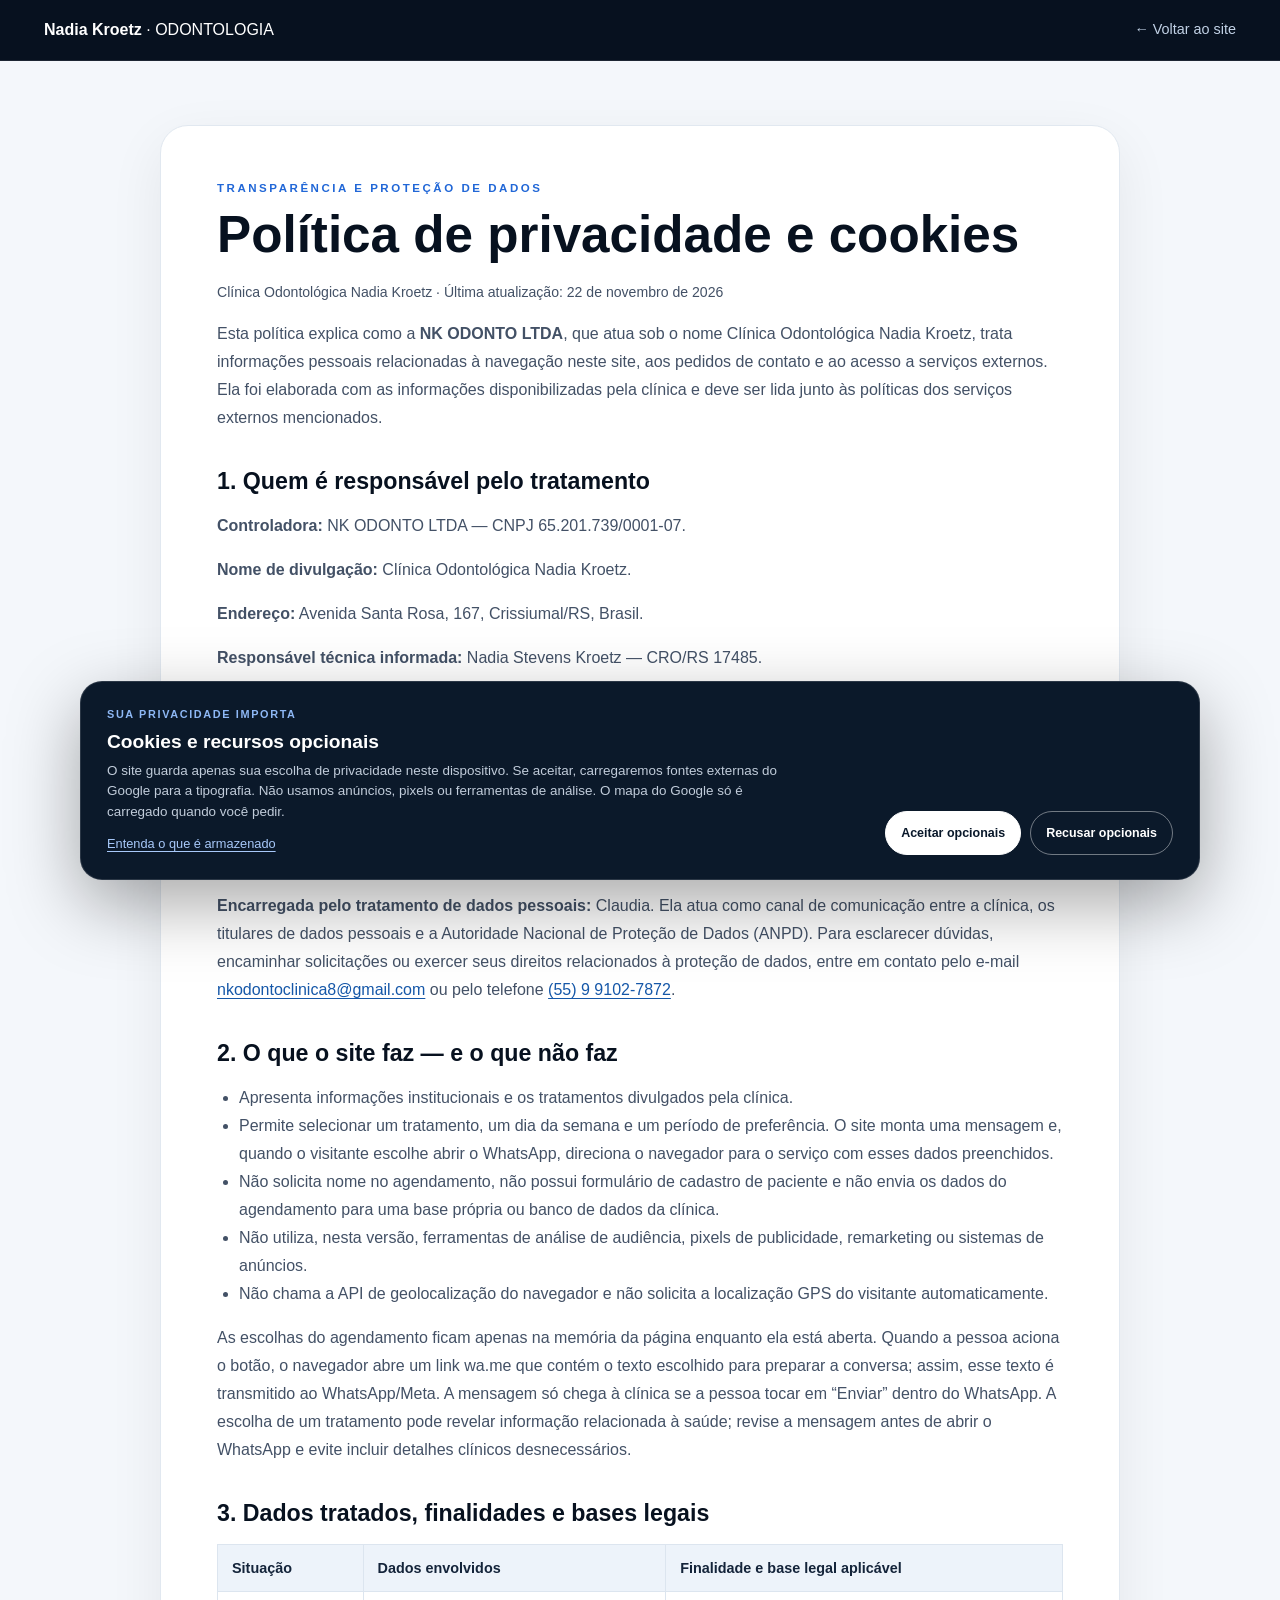
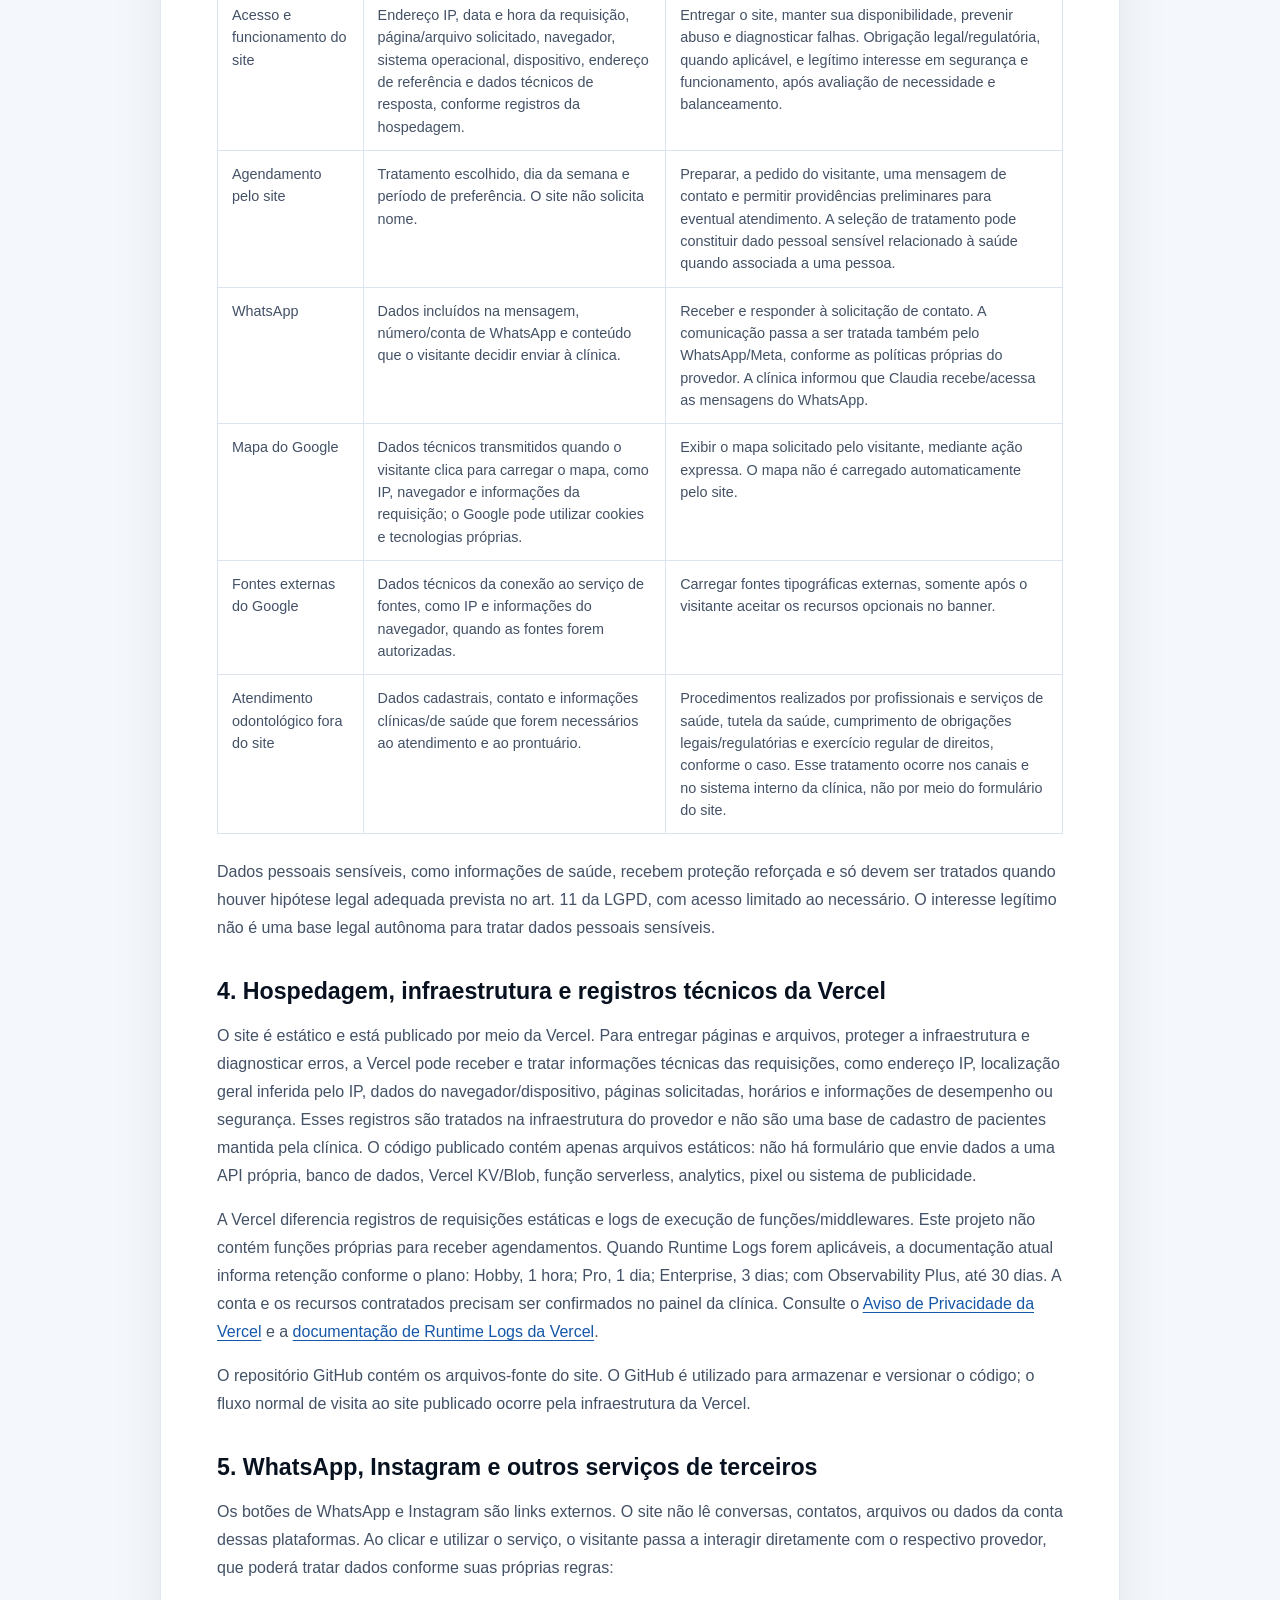
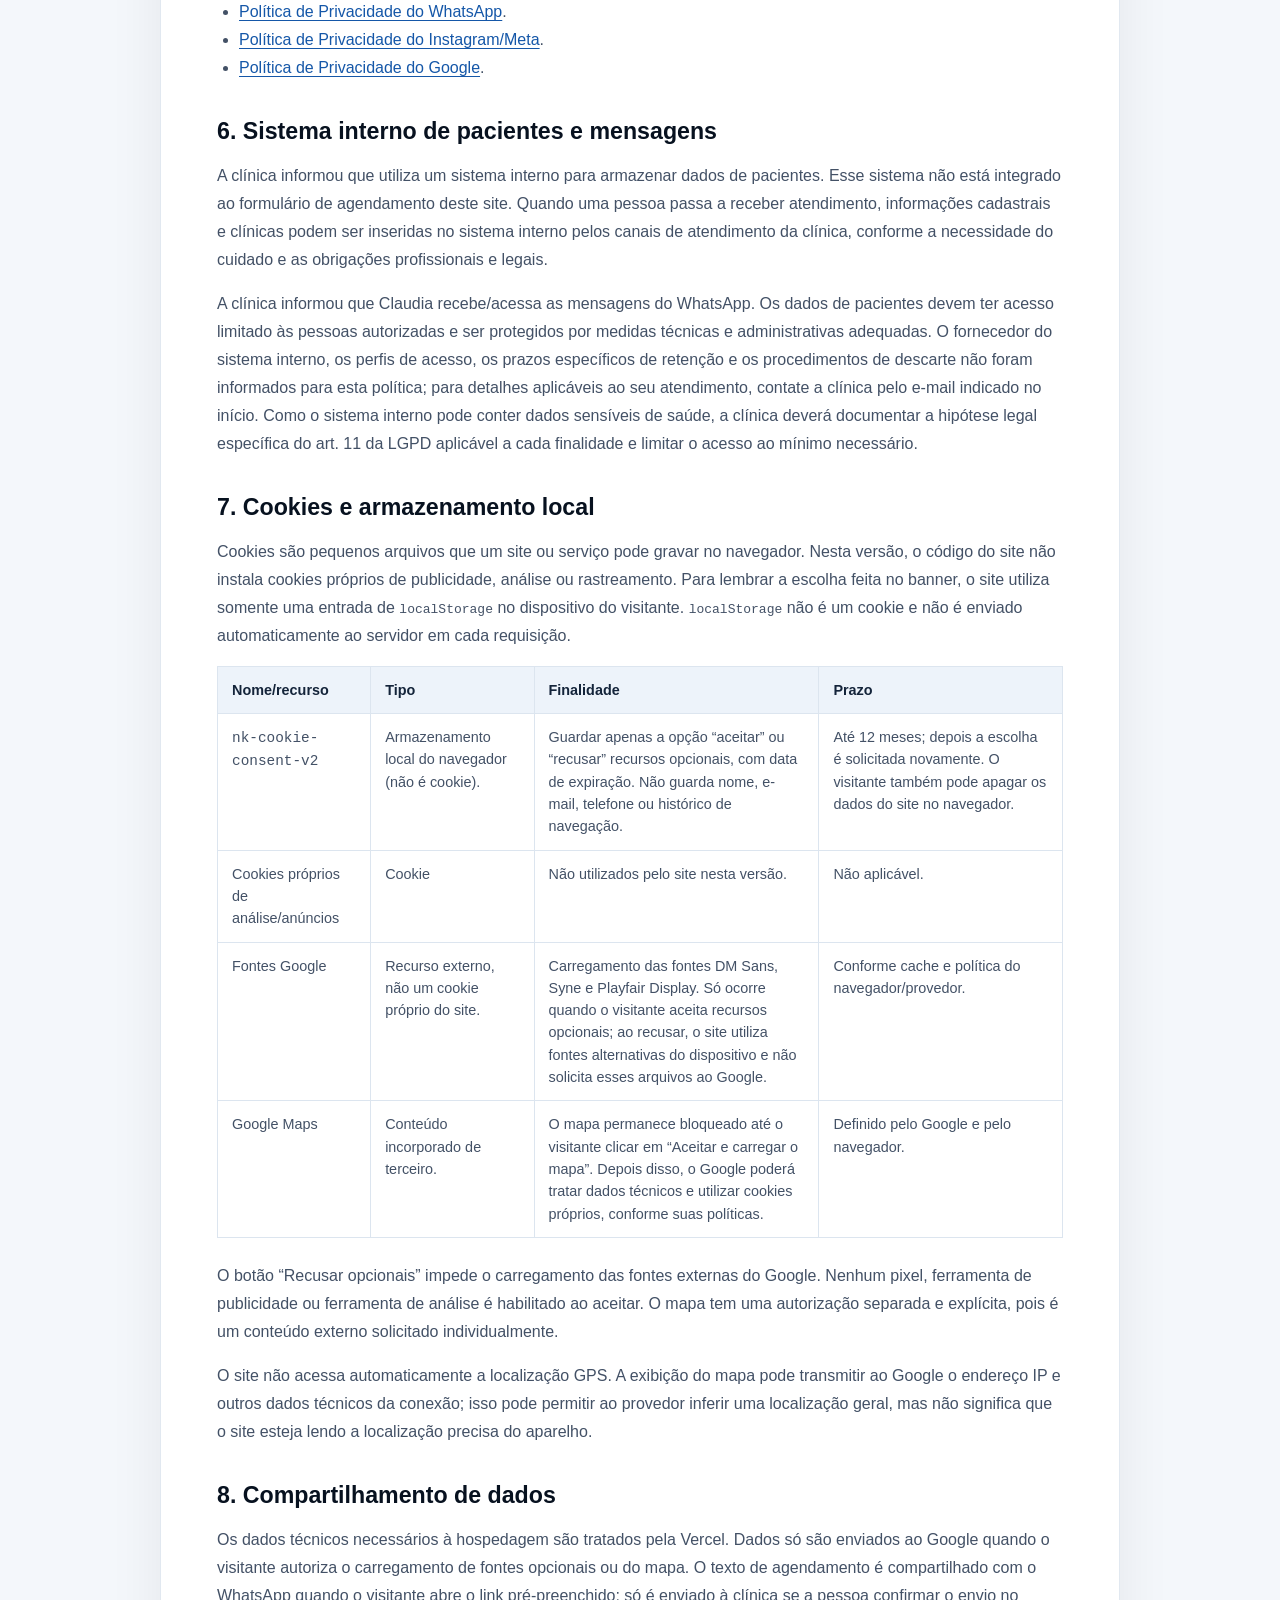
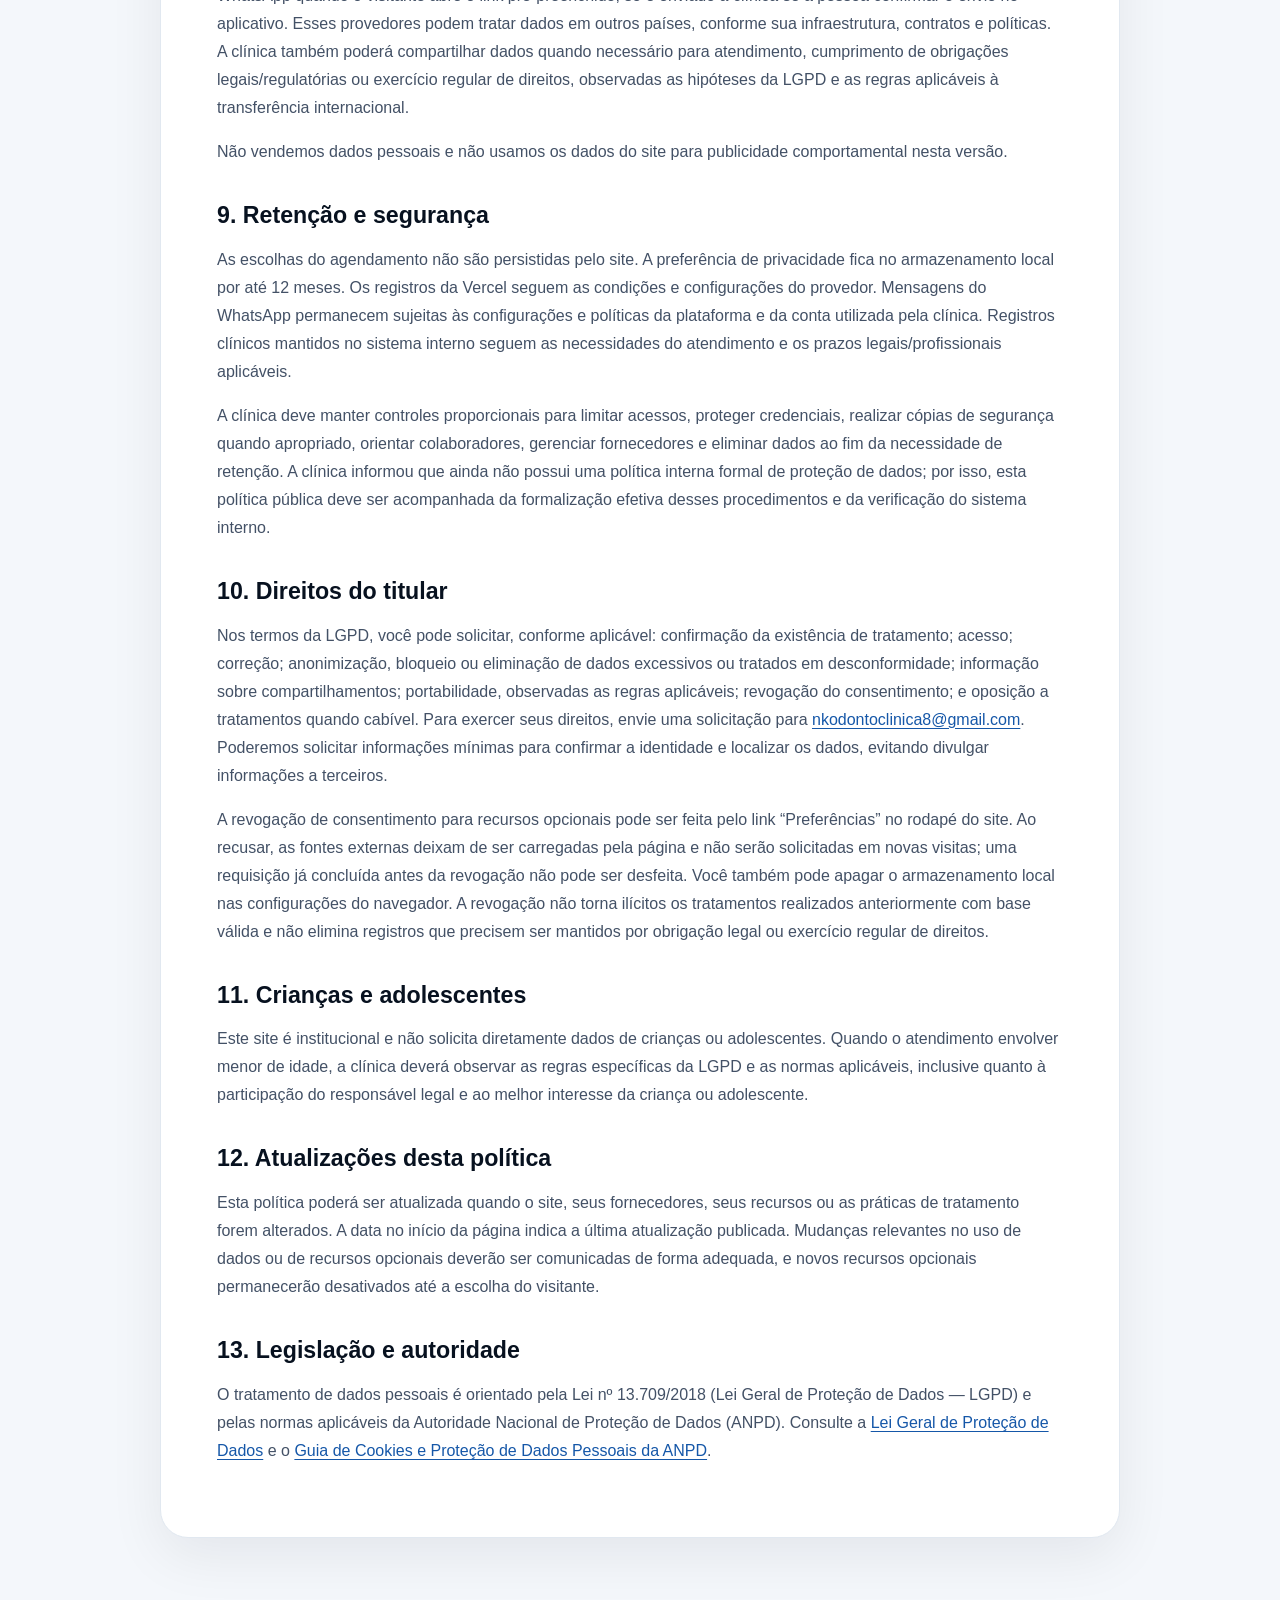
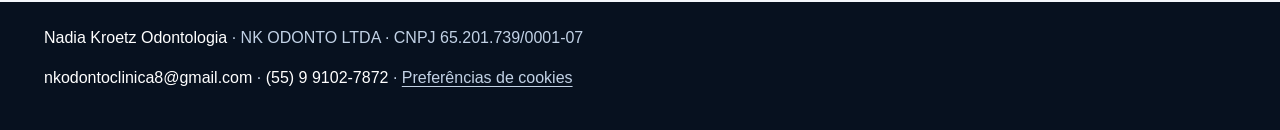
<file: privacidade.html>
<!doctype html>
<html lang="pt-BR">
<head>
  <meta charset="utf-8">
  <meta name="viewport" content="width=device-width, initial-scale=1">
  <meta name="description" content="Política de privacidade e cookies da Clínica Odontológica Nadia Kroetz, NK ODONTO LTDA, em Crissiumal/RS.">
  <meta name="theme-color" content="#07111f">
  <title>Privacidade e cookies | Nadia Kroetz Odontologia</title>
<link rel="canonical" href="https://nadia-kroetz-odontologia.vercel.app/privacidade.html">
<meta name="robots" content="index, follow">
<meta property="og:type" content="article">
<meta property="og:title" content="Privacidade e cookies | Nadia Kroetz Odontologia">
<meta property="og:url" content="https://nadia-kroetz-odontologia.vercel.app/privacidade.html">

  <link rel="stylesheet" href="/src/css/main.css?v=privacy-20261122">
  <style>
    .privacy-page{background:#f4f7fb;min-height:75vh;padding:64px 0}
    .privacy-document{max-width:960px;margin:auto;padding:clamp(24px,5vw,56px);border:1px solid #e1e8f0;border-radius:28px;background:#fff;box-shadow:0 18px 55px rgba(7,17,31,.07)}
    .privacy-document h1,.privacy-document h2,.privacy-document h3{color:#07111f;line-height:1.2}
    .privacy-document h1{font-size:clamp(2rem,5vw,3.2rem);margin:10px 0 14px}
    .privacy-document h2{font-size:1.45rem;margin:36px 0 12px}
    .privacy-document h3{font-size:1.05rem;margin:22px 0 8px}
    .privacy-document p,.privacy-document li{color:#435166;line-height:1.75}
    .privacy-document ul{padding-left:22px}
    .privacy-document a{color:#1557a8;text-decoration:underline;text-underline-offset:3px}
    .privacy-meta{color:#738196;font-size:.88rem}
    .privacy-table-wrap{overflow-x:auto;margin:16px 0 24px}
    .privacy-document table{width:100%;border-collapse:collapse;min-width:620px}
    .privacy-document th,.privacy-document td{padding:12px 14px;border:1px solid #dce5ef;text-align:left;vertical-align:top;color:#435166;font-size:.9rem;line-height:1.55}
    .privacy-document th{background:#edf3fa;color:#14243a}
    .privacy-note{padding:16px 18px;border-left:4px solid #2d6fc5;background:#f1f6fc;border-radius:8px;color:#33445a}
    .privacy-topbar{background:#07111f;color:#fff;padding:18px 0}
    .privacy-topbar .container{display:flex;align-items:center;justify-content:space-between;gap:18px}
    .privacy-topbar a{color:#fff;text-decoration:none}
    .privacy-back{font-size:.9rem;color:#c2d2e6!important}
    .privacy-bottom{background:#07111f;color:#c2d2e6;padding:24px 0}
    .privacy-bottom a{color:#fff}
    @media(max-width:600px){.privacy-page{padding:28px 0}.privacy-document{padding:22px 18px;border-radius:18px}.privacy-topbar .container{align-items:flex-start;flex-direction:column}}
  </style>
</head>
<body>
  <header class="privacy-topbar">
    <div class="container">
      <a href="/" aria-label="Nadia Kroetz Odontologia, página inicial"><strong>Nadia Kroetz</strong> · ODONTOLOGIA</a>
      <a class="privacy-back" href="/">← Voltar ao site</a>
    </div>
  </header>
  <main class="privacy-page">
    <article class="container privacy-document">
      <div class="eyebrow">Transparência e proteção de dados</div>
      <h1>Política de privacidade e cookies</h1>
      <p class="privacy-meta">Clínica Odontológica Nadia Kroetz · Última atualização: 22 de novembro de 2026</p>

      <p>Esta política explica como a <strong>NK ODONTO LTDA</strong>, que atua sob o nome Clínica Odontológica Nadia Kroetz, trata informações pessoais relacionadas à navegação neste site, aos pedidos de contato e ao acesso a serviços externos. Ela foi elaborada com as informações disponibilizadas pela clínica e deve ser lida junto às políticas dos serviços externos mencionados.</p>

      <h2>1. Quem é responsável pelo tratamento</h2>
      <p><strong>Controladora:</strong> NK ODONTO LTDA — CNPJ 65.201.739/0001-07.</p>
      <p><strong>Nome de divulgação:</strong> Clínica Odontológica Nadia Kroetz.</p>
      <p><strong>Endereço:</strong> Avenida Santa Rosa, 167, Crissiumal/RS, Brasil.</p>
      <p><strong>Responsável técnica informada:</strong> Nadia Stevens Kroetz — CRO/RS 17485.</p>
      <p><strong>Aprovação de conteúdo e imagens:</strong> as informações e imagens institucionais publicadas neste site foram revisadas e aprovadas pela clínica.</p>
      <p><strong>Registro de pessoa jurídica no CRO-RS:</strong> RS-EPAO-7791.</p>
      <p><strong>Especialidades informadas:</strong> Dentística e Endodontia.</p>
      <p><strong>Canal de privacidade e contato:</strong> <a href="mailto:nkodontoclinica8@gmail.com">nkodontoclinica8@gmail.com</a> · <a href="tel:+555591027872">(55) 9 9102-7872</a>.</p>
      <p><strong>Encarregada pelo tratamento de dados pessoais:</strong> Claudia. Ela atua como canal de comunicação entre a clínica, os titulares de dados pessoais e a Autoridade Nacional de Proteção de Dados (ANPD). Para esclarecer dúvidas, encaminhar solicitações ou exercer seus direitos relacionados à proteção de dados, entre em contato pelo e-mail <a href="mailto:nkodontoclinica8@gmail.com">nkodontoclinica8@gmail.com</a> ou pelo telefone <a href="tel:+555591027872">(55) 9 9102-7872</a>.</p>

      <h2>2. O que o site faz — e o que não faz</h2>
      <ul>
        <li>Apresenta informações institucionais e os tratamentos divulgados pela clínica.</li>
        <li>Permite selecionar um tratamento, um dia da semana e um período de preferência. O site monta uma mensagem e, quando o visitante escolhe abrir o WhatsApp, direciona o navegador para o serviço com esses dados preenchidos.</li>
        <li>Não solicita nome no agendamento, não possui formulário de cadastro de paciente e não envia os dados do agendamento para uma base própria ou banco de dados da clínica.</li>
        <li>Não utiliza, nesta versão, ferramentas de análise de audiência, pixels de publicidade, remarketing ou sistemas de anúncios.</li>
        <li>Não chama a API de geolocalização do navegador e não solicita a localização GPS do visitante automaticamente.</li>
      </ul>
      <p>As escolhas do agendamento ficam apenas na memória da página enquanto ela está aberta. Quando a pessoa aciona o botão, o navegador abre um link wa.me que contém o texto escolhido para preparar a conversa; assim, esse texto é transmitido ao WhatsApp/Meta. A mensagem só chega à clínica se a pessoa tocar em “Enviar” dentro do WhatsApp. A escolha de um tratamento pode revelar informação relacionada à saúde; revise a mensagem antes de abrir o WhatsApp e evite incluir detalhes clínicos desnecessários.</p>

      <h2>3. Dados tratados, finalidades e bases legais</h2>
      <div class="privacy-table-wrap">
        <table>
          <thead><tr><th>Situação</th><th>Dados envolvidos</th><th>Finalidade e base legal aplicável</th></tr></thead>
          <tbody>
            <tr><td>Acesso e funcionamento do site</td><td>Endereço IP, data e hora da requisição, página/arquivo solicitado, navegador, sistema operacional, dispositivo, endereço de referência e dados técnicos de resposta, conforme registros da hospedagem.</td><td>Entregar o site, manter sua disponibilidade, prevenir abuso e diagnosticar falhas. Obrigação legal/regulatória, quando aplicável, e legítimo interesse em segurança e funcionamento, após avaliação de necessidade e balanceamento.</td></tr>
            <tr><td>Agendamento pelo site</td><td>Tratamento escolhido, dia da semana e período de preferência. O site não solicita nome.</td><td>Preparar, a pedido do visitante, uma mensagem de contato e permitir providências preliminares para eventual atendimento. A seleção de tratamento pode constituir dado pessoal sensível relacionado à saúde quando associada a uma pessoa.</td></tr>
            <tr><td>WhatsApp</td><td>Dados incluídos na mensagem, número/conta de WhatsApp e conteúdo que o visitante decidir enviar à clínica.</td><td>Receber e responder à solicitação de contato. A comunicação passa a ser tratada também pelo WhatsApp/Meta, conforme as políticas próprias do provedor. A clínica informou que Claudia recebe/acessa as mensagens do WhatsApp.</td></tr>
            <tr><td>Mapa do Google</td><td>Dados técnicos transmitidos quando o visitante clica para carregar o mapa, como IP, navegador e informações da requisição; o Google pode utilizar cookies e tecnologias próprias.</td><td>Exibir o mapa solicitado pelo visitante, mediante ação expressa. O mapa não é carregado automaticamente pelo site.</td></tr>
            <tr><td>Fontes externas do Google</td><td>Dados técnicos da conexão ao serviço de fontes, como IP e informações do navegador, quando as fontes forem autorizadas.</td><td>Carregar fontes tipográficas externas, somente após o visitante aceitar os recursos opcionais no banner.</td></tr>
            <tr><td>Atendimento odontológico fora do site</td><td>Dados cadastrais, contato e informações clínicas/de saúde que forem necessários ao atendimento e ao prontuário.</td><td>Procedimentos realizados por profissionais e serviços de saúde, tutela da saúde, cumprimento de obrigações legais/regulatórias e exercício regular de direitos, conforme o caso. Esse tratamento ocorre nos canais e no sistema interno da clínica, não por meio do formulário do site.</td></tr>
          </tbody>
        </table>
      </div>
      <p>Dados pessoais sensíveis, como informações de saúde, recebem proteção reforçada e só devem ser tratados quando houver hipótese legal adequada prevista no art. 11 da LGPD, com acesso limitado ao necessário. O interesse legítimo não é uma base legal autônoma para tratar dados pessoais sensíveis.</p>

      <h2>4. Hospedagem, infraestrutura e registros técnicos da Vercel</h2>
      <p>O site é estático e está publicado por meio da Vercel. Para entregar páginas e arquivos, proteger a infraestrutura e diagnosticar erros, a Vercel pode receber e tratar informações técnicas das requisições, como endereço IP, localização geral inferida pelo IP, dados do navegador/dispositivo, páginas solicitadas, horários e informações de desempenho ou segurança. Esses registros são tratados na infraestrutura do provedor e não são uma base de cadastro de pacientes mantida pela clínica. O código publicado contém apenas arquivos estáticos: não há formulário que envie dados a uma API própria, banco de dados, Vercel KV/Blob, função serverless, analytics, pixel ou sistema de publicidade.</p>
      <p>A Vercel diferencia registros de requisições estáticas e logs de execução de funções/middlewares. Este projeto não contém funções próprias para receber agendamentos. Quando Runtime Logs forem aplicáveis, a documentação atual informa retenção conforme o plano: Hobby, 1 hora; Pro, 1 dia; Enterprise, 3 dias; com Observability Plus, até 30 dias. A conta e os recursos contratados precisam ser confirmados no painel da clínica. Consulte o <a href="https://vercel.com/legal/privacy-notice" target="_blank" rel="noopener noreferrer">Aviso de Privacidade da Vercel</a> e a <a href="https://vercel.com/docs/logs/runtime" target="_blank" rel="noopener noreferrer">documentação de Runtime Logs da Vercel</a>.</p>
      <p>O repositório GitHub contém os arquivos-fonte do site. O GitHub é utilizado para armazenar e versionar o código; o fluxo normal de visita ao site publicado ocorre pela infraestrutura da Vercel.</p>

      <h2>5. WhatsApp, Instagram e outros serviços de terceiros</h2>
      <p>Os botões de WhatsApp e Instagram são links externos. O site não lê conversas, contatos, arquivos ou dados da conta dessas plataformas. Ao clicar e utilizar o serviço, o visitante passa a interagir diretamente com o respectivo provedor, que poderá tratar dados conforme suas próprias regras:</p>
      <ul>
        <li><a href="https://www.whatsapp.com/legal/privacy-policy" target="_blank" rel="noopener noreferrer">Política de Privacidade do WhatsApp</a>.</li>
        <li><a href="https://privacycenter.instagram.com/policy/" target="_blank" rel="noopener noreferrer">Política de Privacidade do Instagram/Meta</a>.</li>
        <li><a href="https://policies.google.com/privacy" target="_blank" rel="noopener noreferrer">Política de Privacidade do Google</a>.</li>
      </ul>

      <h2>6. Sistema interno de pacientes e mensagens</h2>
      <p>A clínica informou que utiliza um sistema interno para armazenar dados de pacientes. Esse sistema não está integrado ao formulário de agendamento deste site. Quando uma pessoa passa a receber atendimento, informações cadastrais e clínicas podem ser inseridas no sistema interno pelos canais de atendimento da clínica, conforme a necessidade do cuidado e as obrigações profissionais e legais.</p>
      <p>A clínica informou que Claudia recebe/acessa as mensagens do WhatsApp. Os dados de pacientes devem ter acesso limitado às pessoas autorizadas e ser protegidos por medidas técnicas e administrativas adequadas. O fornecedor do sistema interno, os perfis de acesso, os prazos específicos de retenção e os procedimentos de descarte não foram informados para esta política; para detalhes aplicáveis ao seu atendimento, contate a clínica pelo e-mail indicado no início. Como o sistema interno pode conter dados sensíveis de saúde, a clínica deverá documentar a hipótese legal específica do art. 11 da LGPD aplicável a cada finalidade e limitar o acesso ao mínimo necessário.</p>

      <h2 id="cookies">7. Cookies e armazenamento local</h2>
      <p>Cookies são pequenos arquivos que um site ou serviço pode gravar no navegador. Nesta versão, o código do site não instala cookies próprios de publicidade, análise ou rastreamento. Para lembrar a escolha feita no banner, o site utiliza somente uma entrada de <code>localStorage</code> no dispositivo do visitante. <code>localStorage</code> não é um cookie e não é enviado automaticamente ao servidor em cada requisição.</p>
      <div class="privacy-table-wrap">
        <table>
          <thead><tr><th>Nome/recurso</th><th>Tipo</th><th>Finalidade</th><th>Prazo</th></tr></thead>
          <tbody>
            <tr><td><code>nk-cookie-consent-v2</code></td><td>Armazenamento local do navegador (não é cookie).</td><td>Guardar apenas a opção “aceitar” ou “recusar” recursos opcionais, com data de expiração. Não guarda nome, e-mail, telefone ou histórico de navegação.</td><td>Até 12 meses; depois a escolha é solicitada novamente. O visitante também pode apagar os dados do site no navegador.</td></tr>
            <tr><td>Cookies próprios de análise/anúncios</td><td>Cookie</td><td>Não utilizados pelo site nesta versão.</td><td>Não aplicável.</td></tr>
            <tr><td>Fontes Google</td><td>Recurso externo, não um cookie próprio do site.</td><td>Carregamento das fontes DM Sans, Syne e Playfair Display. Só ocorre quando o visitante aceita recursos opcionais; ao recusar, o site utiliza fontes alternativas do dispositivo e não solicita esses arquivos ao Google.</td><td>Conforme cache e política do navegador/provedor.</td></tr>
            <tr><td>Google Maps</td><td>Conteúdo incorporado de terceiro.</td><td>O mapa permanece bloqueado até o visitante clicar em “Aceitar e carregar o mapa”. Depois disso, o Google poderá tratar dados técnicos e utilizar cookies próprios, conforme suas políticas.</td><td>Definido pelo Google e pelo navegador.</td></tr>
          </tbody>
        </table>
      </div>
      <p>O botão “Recusar opcionais” impede o carregamento das fontes externas do Google. Nenhum pixel, ferramenta de publicidade ou ferramenta de análise é habilitado ao aceitar. O mapa tem uma autorização separada e explícita, pois é um conteúdo externo solicitado individualmente.</p>
      <p>O site não acessa automaticamente a localização GPS. A exibição do mapa pode transmitir ao Google o endereço IP e outros dados técnicos da conexão; isso pode permitir ao provedor inferir uma localização geral, mas não significa que o site esteja lendo a localização precisa do aparelho.</p>

      <h2>8. Compartilhamento de dados</h2>
      <p>Os dados técnicos necessários à hospedagem são tratados pela Vercel. Dados só são enviados ao Google quando o visitante autoriza o carregamento de fontes opcionais ou do mapa. O texto de agendamento é compartilhado com o WhatsApp quando o visitante abre o link pré-preenchido; só é enviado à clínica se a pessoa confirmar o envio no aplicativo. Esses provedores podem tratar dados em outros países, conforme sua infraestrutura, contratos e políticas. A clínica também poderá compartilhar dados quando necessário para atendimento, cumprimento de obrigações legais/regulatórias ou exercício regular de direitos, observadas as hipóteses da LGPD e as regras aplicáveis à transferência internacional.</p>
      <p>Não vendemos dados pessoais e não usamos os dados do site para publicidade comportamental nesta versão.</p>

      <h2>9. Retenção e segurança</h2>
      <p>As escolhas do agendamento não são persistidas pelo site. A preferência de privacidade fica no armazenamento local por até 12 meses. Os registros da Vercel seguem as condições e configurações do provedor. Mensagens do WhatsApp permanecem sujeitas às configurações e políticas da plataforma e da conta utilizada pela clínica. Registros clínicos mantidos no sistema interno seguem as necessidades do atendimento e os prazos legais/profissionais aplicáveis.</p>
      <p>A clínica deve manter controles proporcionais para limitar acessos, proteger credenciais, realizar cópias de segurança quando apropriado, orientar colaboradores, gerenciar fornecedores e eliminar dados ao fim da necessidade de retenção. A clínica informou que ainda não possui uma política interna formal de proteção de dados; por isso, esta política pública deve ser acompanhada da formalização efetiva desses procedimentos e da verificação do sistema interno.</p>

      <h2>10. Direitos do titular</h2>
      <p>Nos termos da LGPD, você pode solicitar, conforme aplicável: confirmação da existência de tratamento; acesso; correção; anonimização, bloqueio ou eliminação de dados excessivos ou tratados em desconformidade; informação sobre compartilhamentos; portabilidade, observadas as regras aplicáveis; revogação do consentimento; e oposição a tratamentos quando cabível. Para exercer seus direitos, envie uma solicitação para <a href="mailto:nkodontoclinica8@gmail.com">nkodontoclinica8@gmail.com</a>. Poderemos solicitar informações mínimas para confirmar a identidade e localizar os dados, evitando divulgar informações a terceiros.</p>
      <p>A revogação de consentimento para recursos opcionais pode ser feita pelo link “Preferências” no rodapé do site. Ao recusar, as fontes externas deixam de ser carregadas pela página e não serão solicitadas em novas visitas; uma requisição já concluída antes da revogação não pode ser desfeita. Você também pode apagar o armazenamento local nas configurações do navegador. A revogação não torna ilícitos os tratamentos realizados anteriormente com base válida e não elimina registros que precisem ser mantidos por obrigação legal ou exercício regular de direitos.</p>

      <h2>11. Crianças e adolescentes</h2>
      <p>Este site é institucional e não solicita diretamente dados de crianças ou adolescentes. Quando o atendimento envolver menor de idade, a clínica deverá observar as regras específicas da LGPD e as normas aplicáveis, inclusive quanto à participação do responsável legal e ao melhor interesse da criança ou adolescente.</p>

      <h2>12. Atualizações desta política</h2>
      <p>Esta política poderá ser atualizada quando o site, seus fornecedores, seus recursos ou as práticas de tratamento forem alterados. A data no início da página indica a última atualização publicada. Mudanças relevantes no uso de dados ou de recursos opcionais deverão ser comunicadas de forma adequada, e novos recursos opcionais permanecerão desativados até a escolha do visitante.</p>

      <h2>13. Legislação e autoridade</h2>
      <p>O tratamento de dados pessoais é orientado pela Lei nº 13.709/2018 (Lei Geral de Proteção de Dados — LGPD) e pelas normas aplicáveis da Autoridade Nacional de Proteção de Dados (ANPD). Consulte a <a href="https://www.planalto.gov.br/ccivil_03/_ato2015-2018/2018/lei/l13709.htm" target="_blank" rel="noopener noreferrer">Lei Geral de Proteção de Dados</a> e o <a href="https://www.gov.br/anpd/pt-br/centrais-de-conteudo/materiais-educativos-e-publicacoes/guia_orientativo_cookies_e_protecao_de_dados_pessoais" target="_blank" rel="noopener noreferrer">Guia de Cookies e Proteção de Dados Pessoais da ANPD</a>.</p>
    </article>
  </main>
  <footer class="privacy-bottom">
    <div class="container">
      <a href="/">Nadia Kroetz Odontologia</a> · NK ODONTO LTDA · CNPJ 65.201.739/0001-07
      <p><a href="mailto:nkodontoclinica8@gmail.com">nkodontoclinica8@gmail.com</a> · <a href="tel:+555591027872">(55) 9 9102-7872</a> · <button class="privacy-settings-link" id="managePrivacy" type="button">Preferências de cookies</button></p>
    </div>
  </footer>
  <aside class="privacy-banner" id="privacyBanner" role="dialog" aria-labelledby="privacyBannerTitle" aria-describedby="privacyBannerDescription">
    <div class="privacy-banner-copy">
      <span class="privacy-eyebrow">Sua privacidade importa</span>
      <h2 id="privacyBannerTitle">Cookies e recursos opcionais</h2>
      <p id="privacyBannerDescription">O site guarda apenas sua escolha de privacidade neste dispositivo. Se aceitar, carregaremos fontes externas do Google para a tipografia. Não usamos anúncios, pixels ou ferramentas de análise. O mapa do Google só é carregado quando você pedir.</p>
      <a href="/privacidade.html#cookies">Entenda o que é armazenado</a>
    </div>
    <div class="privacy-banner-actions">
      <button class="privacy-accept" id="acceptOptional" type="button">Aceitar opcionais</button>
      <button class="privacy-reject" id="rejectOptional" type="button">Recusar opcionais</button>
    </div>
  </aside>
  <script src="/src/js/privacy.js?v=privacy-20261122b" defer></script>
</body>
</html>
</file>
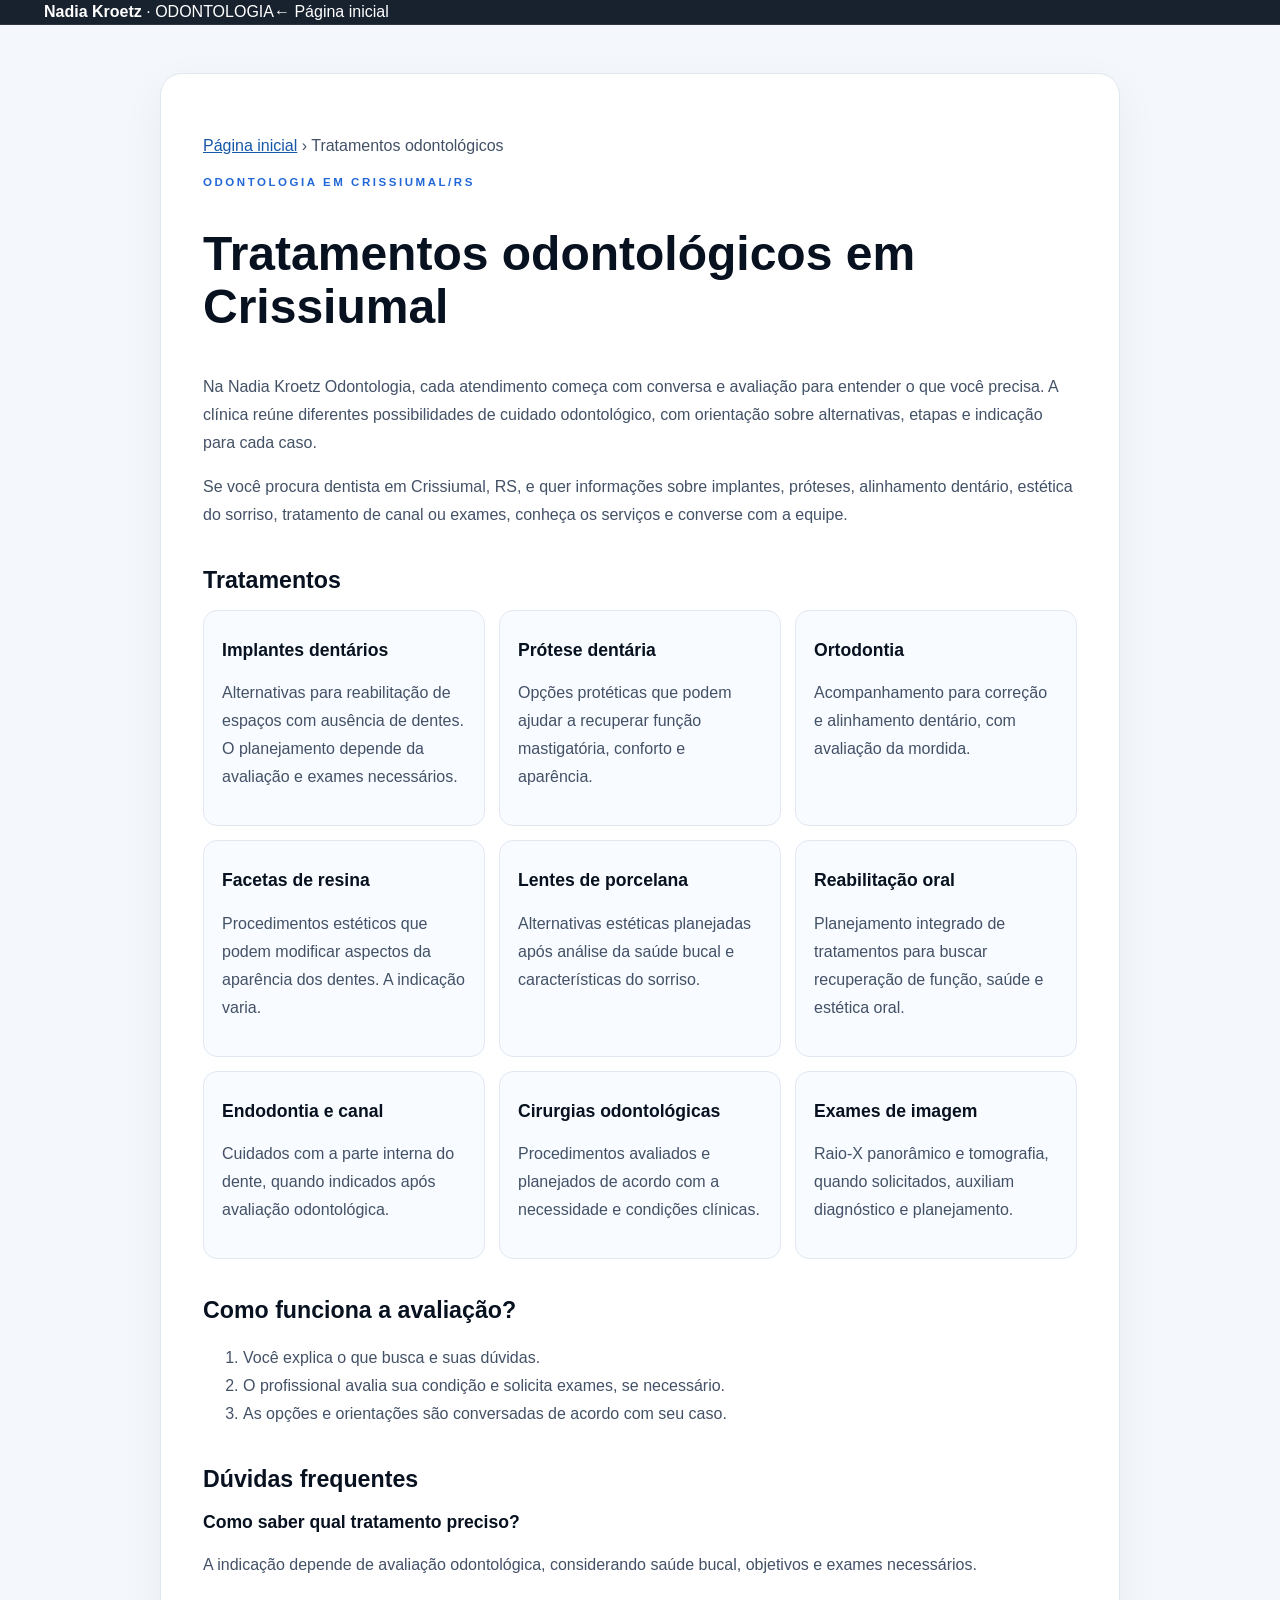
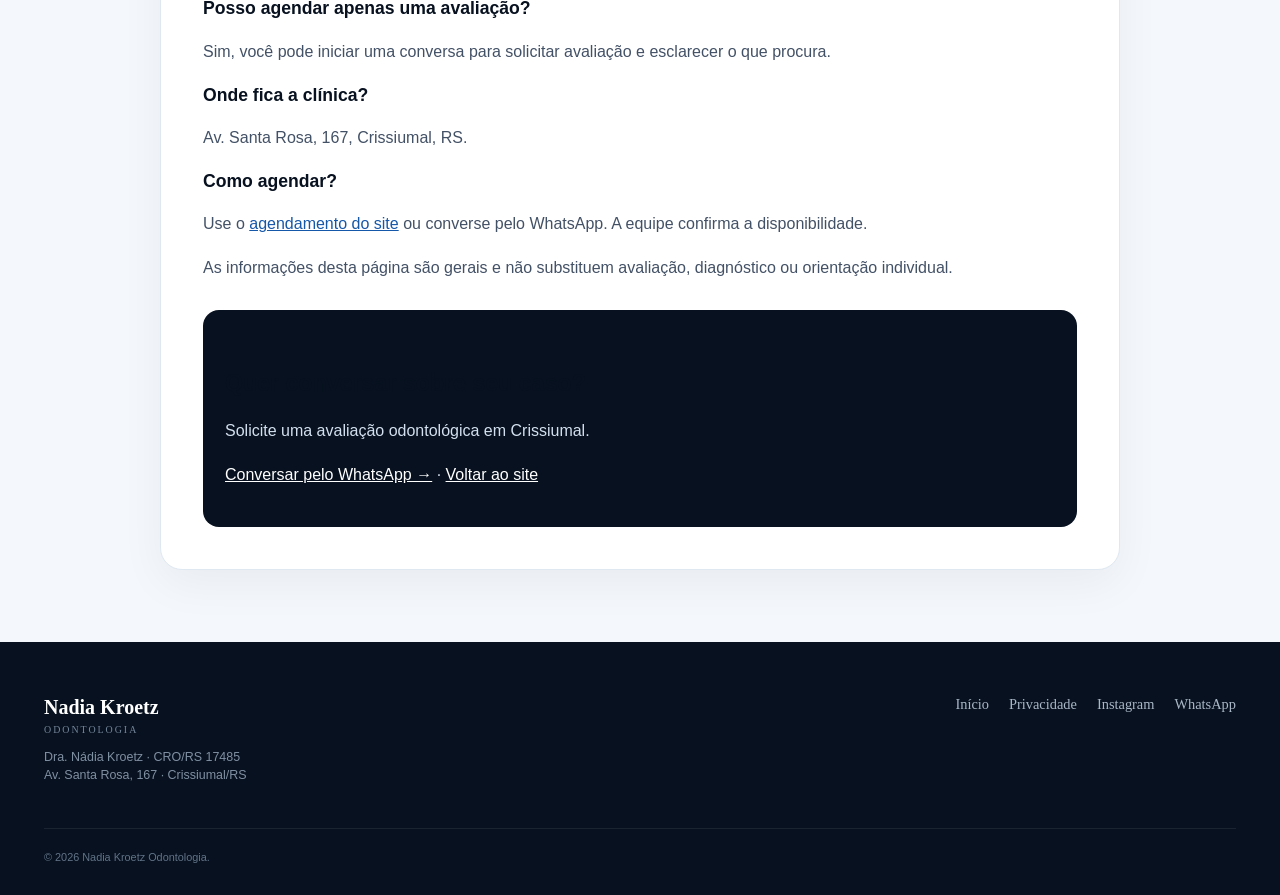
<file: tratamentos.html>
<!doctype html><html lang="pt-BR"><head><meta charset="utf-8"><meta name="viewport" content="width=device-width,initial-scale=1"><title>Tratamentos odontológicos em Crissiumal | Nadia Kroetz Odontologia</title><meta name="description" content="Conheça tratamentos odontológicos em Crissiumal/RS: implantes, próteses, ortodontia, facetas, canal, reabilitação oral e exames. Agende avaliação."><meta name="robots" content="index,follow,max-image-preview:large"><link rel="canonical" href="https://nadia-kroetz-odontologia.vercel.app/tratamentos.html"><meta name="theme-color" content="#07111f"><meta property="og:type" content="website"><meta property="og:locale" content="pt_BR"><meta property="og:site_name" content="Nadia Kroetz Odontologia"><meta property="og:title" content="Tratamentos odontológicos em Crissiumal | Nadia Kroetz"><meta property="og:description" content="Informações sobre tratamentos odontológicos, avaliação profissional e agendamento em Crissiumal/RS."><meta property="og:url" content="https://nadia-kroetz-odontologia.vercel.app/tratamentos.html"><meta property="og:image" content="https://nadia-kroetz-odontologia.vercel.app/images/FACHADA.jpg?v=fachada-share-20261122">
<meta property="og:image:secure_url" content="https://nadia-kroetz-odontologia.vercel.app/images/FACHADA.jpg?v=fachada-share-20261122">
<meta property="og:image:type" content="image/jpeg">
<meta property="og:image:alt" content="Imagem principal da Nadia Kroetz Odontologia, clínica odontológica em Crissiumal, RS">

<meta name="twitter:image:alt" content="Nadia Kroetz Odontologia — clínica odontológica em Crissiumal, RS"><link rel="stylesheet" href="/src/css/main.css?v=privacy-20261122"><style>.guide{background:#f4f7fb;padding:48px 0 72px}.gw{max-width:1000px;margin:auto;padding:0 20px}.gc{background:white;border:1px solid #dfe8f1;border-radius:22px;padding:clamp(22px,4vw,42px);box-shadow:0 14px 45px rgba(7,17,31,.05)}.gc h1{font-size:clamp(2rem,5vw,3rem);line-height:1.1;color:#07111f}.gc h2{font-size:1.45rem;color:#07111f;margin:34px 0 12px}.gc h3{font-size:1.1rem;color:#07111f;margin:8px 0}.gc p,.gc li{line-height:1.75;color:#435166}.gc a{color:#1557a8;text-decoration:underline}.ggrid{display:grid;grid-template-columns:repeat(auto-fit,minmax(240px,1fr));gap:14px}.gitem{padding:18px;border:1px solid #e1e8f0;border-radius:14px;background:#f8fbff}.gcta{margin-top:28px;padding:22px;border-radius:16px;background:#07111f;color:white}.gcta p{color:#d4e0ef}.gcta a{color:white}</style><script type="application/ld+json">{"@context":"https://schema.org","@type":"Dentist","name":"Nadia Kroetz Odontologia","url":"https://nadia-kroetz-odontologia.vercel.app/","image":"https://nadia-kroetz-odontologia.vercel.app/images/FACHADA.jpg?v=fachada-share-20261122","telephone":"+55 55 9102-7872","address":{"@type":"PostalAddress","streetAddress":"Av. Santa Rosa, 167","addressLocality":"Crissiumal","addressRegion":"RS","addressCountry":"BR"},"areaServed":{"@type":"City","name":"Crissiumal"},"sameAs":["https://www.instagram.com/nadiakroetz.odonto"],"knowsAbout":["Implantes dentários","Prótese dentária","Ortodontia","Facetas de resina","Lentes de porcelana","Reabilitação oral","Endodontia","Tratamento de canal","Cirurgias odontológicas","Exames de imagem odontológicos"],"identifier":"CRO/RS 17485","contactPoint":{"@type":"ContactPoint","contactType":"Agendamento e informações","telephone":"+55 55 9102-7872","availableLanguage":"Portuguese"}}</script><script type="application/ld+json">{"@context":"https://schema.org","@type":"FAQPage","mainEntity":[{"@type":"Question","name":"Como saber qual tratamento odontológico preciso?","acceptedAnswer":{"@type":"Answer","text":"A indicação depende de avaliação odontológica, considerando saúde bucal, objetivos e exames quando necessários."}},{"@type":"Question","name":"Onde fica a clínica?","acceptedAnswer":{"@type":"Answer","text":"A clínica fica na Avenida Santa Rosa, 167, em Crissiumal, Rio Grande do Sul."}},{"@type":"Question","name":"Como agendar?","acceptedAnswer":{"@type":"Answer","text":"Você pode iniciar o agendamento pelo site ou WhatsApp. A equipe confirma a disponibilidade."}}]}</script></head><body><header class="privacy-topbar"><div class="container"><a href="/"><strong>Nadia Kroetz</strong> · ODONTOLOGIA</a><a class="privacy-back" href="/">← Página inicial</a></div></header><main class="guide"><div class="gw"><article class="gc"><p><a href="/">Página inicial</a> › Tratamentos odontológicos</p><div class="eyebrow">Odontologia em Crissiumal/RS</div><h1>Tratamentos odontológicos em Crissiumal</h1><p>Na Nadia Kroetz Odontologia, cada atendimento começa com conversa e avaliação para entender o que você precisa. A clínica reúne diferentes possibilidades de cuidado odontológico, com orientação sobre alternativas, etapas e indicação para cada caso.</p><p>Se você procura dentista em Crissiumal, RS, e quer informações sobre implantes, próteses, alinhamento dentário, estética do sorriso, tratamento de canal ou exames, conheça os serviços e converse com a equipe.</p><h2>Tratamentos</h2><div class="ggrid"><section class="gitem"><h3>Implantes dentários</h3><p>Alternativas para reabilitação de espaços com ausência de dentes. O planejamento depende da avaliação e exames necessários.</p></section><section class="gitem"><h3>Prótese dentária</h3><p>Opções protéticas que podem ajudar a recuperar função mastigatória, conforto e aparência.</p></section><section class="gitem"><h3>Ortodontia</h3><p>Acompanhamento para correção e alinhamento dentário, com avaliação da mordida.</p></section><section class="gitem"><h3>Facetas de resina</h3><p>Procedimentos estéticos que podem modificar aspectos da aparência dos dentes. A indicação varia.</p></section><section class="gitem"><h3>Lentes de porcelana</h3><p>Alternativas estéticas planejadas após análise da saúde bucal e características do sorriso.</p></section><section class="gitem"><h3>Reabilitação oral</h3><p>Planejamento integrado de tratamentos para buscar recuperação de função, saúde e estética oral.</p></section><section class="gitem"><h3>Endodontia e canal</h3><p>Cuidados com a parte interna do dente, quando indicados após avaliação odontológica.</p></section><section class="gitem"><h3>Cirurgias odontológicas</h3><p>Procedimentos avaliados e planejados de acordo com a necessidade e condições clínicas.</p></section><section class="gitem"><h3>Exames de imagem</h3><p>Raio-X panorâmico e tomografia, quando solicitados, auxiliam diagnóstico e planejamento.</p></section></div><h2>Como funciona a avaliação?</h2><ol><li>Você explica o que busca e suas dúvidas.</li><li>O profissional avalia sua condição e solicita exames, se necessário.</li><li>As opções e orientações são conversadas de acordo com seu caso.</li></ol><h2>Dúvidas frequentes</h2><h3>Como saber qual tratamento preciso?</h3><p>A indicação depende de avaliação odontológica, considerando saúde bucal, objetivos e exames necessários.</p><h3>Posso agendar apenas uma avaliação?</h3><p>Sim, você pode iniciar uma conversa para solicitar avaliação e esclarecer o que procura.</p><h3>Onde fica a clínica?</h3><p>Av. Santa Rosa, 167, Crissiumal, RS.</p><h3>Como agendar?</h3><p>Use o <a href="/">agendamento do site</a> ou converse pelo WhatsApp. A equipe confirma a disponibilidade.</p><p>As informações desta página são gerais e não substituem avaliação, diagnóstico ou orientação individual.</p><div class="gcta"><h2>Quer conversar sobre seu caso?</h2><p>Solicite uma avaliação odontológica em Crissiumal.</p><p><a href="https://wa.me/555591027872" target="_blank" rel="noopener noreferrer">Conversar pelo WhatsApp →</a> · <a href="/">Voltar ao site</a></p></div></article></div></main><footer><div class="container"><div class="footer-grid"><div class="footer-brand"><strong>Nadia Kroetz</strong><span>ODONTOLOGIA</span><p>Dra. Nádia Kroetz · CRO/RS 17485<br>Av. Santa Rosa, 167 · Crissiumal/RS</p></div><div class="footer-links"><a href="/">Início</a><a href="/privacidade.html">Privacidade</a><a href="https://www.instagram.com/nadiakroetz.odonto">Instagram</a><a href="https://wa.me/555591027872">WhatsApp</a></div></div><div class="legal">© 2026 Nadia Kroetz Odontologia.</div></div></footer></body></html>
</file>
<file: src/css/main.css>
:root{
  --ink:#07111f;--ink2:#0d1b2c;--blue:#2167d7;--blue2:#75a8ff;--ice:#f3f7fb;--paper:#fff;
  --muted:#5d6b7b;--line:rgba(7,17,31,.12);--radius:28px;--shadow:0 24px 70px rgba(7,17,31,.12);
}
*{box-sizing:border-box}html{scroll-behavior:smooth;overflow-x:hidden}body{margin:0;background:var(--paper);color:var(--ink);font-family:'DM Sans',sans-serif;line-height:1.5;overflow-x:hidden}a{text-decoration:none;color:inherit}button{font:inherit}img{display:block;max-width:100%}
.container{width:min(1180px,calc(100% - 36px));margin:auto}.mono{font-family:'DM Sans',sans-serif}.display{font-family:'Syne',sans-serif}.serif{font-family:'Playfair Display',serif;font-style:normal}.eyebrow{font:700 .72rem 'DM Sans',sans-serif;letter-spacing:.22em;text-transform:uppercase;color:var(--blue)}
header{position:sticky;top:0;z-index:100;background:rgba(7,17,31,.93);backdrop-filter:blur(18px);color:#fff;border-bottom:1px solid rgba(255,255,255,.09)}
.nav{height:74px;display:flex;align-items:center;justify-content:space-between}.brand{display:flex;align-items:center;gap:12px}.brand-mark{width:39px;height:39px;border:1px solid rgba(255,255,255,.25);border-radius:50%;display:grid;place-items:center;font:700 .95rem Syne}.brand-text strong{display:block;font:700 1rem Syne;letter-spacing:.02em}.brand-text span{display:block;color:#93a5ba;font:500 .58rem DM Sans;letter-spacing:.24em;margin-top:3px}.navlinks{display:flex;gap:26px;color:#bdc9d8;font:500 .8rem DM Sans}.navlinks a:hover{color:#fff}.menu{display:none;background:transparent;border:1px solid rgba(255,255,255,.2);color:#fff;border-radius:12px;padding:8px 11px}.mobile-menu{display:none;padding:0 18px 16px}.mobile-menu a{display:block;padding:12px 0;border-bottom:1px solid rgba(255,255,255,.08);font:500 .9rem DM Sans}

/* HERO */
.hero{position:relative;min-height:730px;background:radial-gradient(circle at 78% 35%,#17365e 0,#0c1d31 32%,#07111f 70%);color:#fff;overflow:hidden;padding:56px 0 0}.hero:before{content:"";position:absolute;inset:auto -10% -38% 32%;height:600px;background:radial-gradient(circle,rgba(38,103,215,.34),transparent 67%);pointer-events:none}.hero-grid{position:relative;z-index:2;display:grid;grid-template-columns:1fr 1.03fr;min-height:674px;align-items:center;gap:20px}.hero-copy{padding:20px 0 72px;position:relative;z-index:4}.hero-copy .eyebrow{color:#8db7ff}.hero-title{font:700 clamp(3.1rem,7vw,6.4rem)/.91 Syne;margin:16px 0 24px;letter-spacing:-.06em;max-width:690px}.hero-title .line-blue{color:#76a8ff}.hero-copy p{max-width:550px;color:#bdc9d7;font-size:1.02rem;margin:0 0 30px}.hero-actions{display:flex;gap:11px;flex-wrap:wrap}.btn{display:inline-flex;align-items:center;justify-content:center;border-radius:999px;padding:14px 20px;font:700 .78rem DM Sans;letter-spacing:.01em;transition:.2s ease}.btn-primary{background:#fff;color:var(--ink)}.btn-primary:hover{transform:translateY(-2px);background:#edf4ff}.btn-outline{border:1px solid rgba(255,255,255,.22);color:#fff}.btn-outline:hover{background:rgba(255,255,255,.07)}.hero-meta{display:flex;gap:28px;margin-top:38px;flex-wrap:wrap}.hero-meta strong{display:block;font:700 1rem Syne}.hero-meta span{display:block;color:#8191a5;font-size:.72rem;margin-top:2px}
.hero-person{height:680px;position:relative;display:flex;align-items:flex-end;justify-content:center;z-index:3}.hero-person:before{content:"";position:absolute;width:520px;height:520px;border-radius:50%;background:rgba(41,103,210,.2);filter:blur(2px);right:0;bottom:55px}.hero-person:after{content:"NÁDIA KROETZ";position:absolute;right:-38px;top:120px;color:rgba(255,255,255,.06);font:800 clamp(4rem,8vw,8rem)/.8 Syne;writing-mode:vertical-rl;letter-spacing:-.05em}.hero-person img{position:relative;z-index:3;width:min(610px,100%);height:100%;object-fit:contain;object-position:center bottom;filter:drop-shadow(0 30px 45px rgba(0,0,0,.32))}.hero-tag{position:absolute;z-index:5;left:3%;bottom:55px;padding:14px 17px;border-radius:18px;background:rgba(7,17,31,.76);border:1px solid rgba(255,255,255,.14);backdrop-filter:blur(12px)}.hero-tag strong{display:block;font:700 .86rem Syne}.hero-tag span{color:#aebdce;font-size:.7rem}.hero-stamp{position:absolute;z-index:6;right:4%;bottom:115px;width:112px;height:112px;border:1px solid rgba(255,255,255,.25);border-radius:50%;display:grid;place-items:center;text-align:center;color:#c9d5e2;font:600 .58rem DM Sans;letter-spacing:.12em;transform:rotate(-10deg);background:rgba(7,17,31,.25)}

/* INTRO */
.section{padding:92px 0}.intro{display:grid;grid-template-columns:.85fr 1.15fr;gap:70px;align-items:end}.intro h2{font:700 clamp(2.4rem,5vw,4.5rem)/.96 Syne;letter-spacing:-.055em;margin:10px 0 0}.intro-copy p{font-size:1rem;color:var(--muted);max-width:620px;margin:0 0 20px}.intro-copy strong{font-family:DM Sans;color:var(--ink)}.signature{font:500 1.55rem 'Playfair Display',serif;font-style:normal;color:#5e6d7e}

/* TREATMENTS */
.treatments{background:var(--ink);color:#fff}.section-top{display:flex;justify-content:space-between;gap:30px;align-items:end;margin-bottom:34px}.section-title{font:700 clamp(2.4rem,5vw,4.4rem)/.94 Syne;letter-spacing:-.055em;margin:10px 0 0}.section-desc{max-width:470px;color:#8e9daf;font-size:.94rem}.treatment-track{display:flex;gap:15px;overflow-x:auto;scroll-snap-type:x mandatory;scrollbar-width:none;padding:4px 0 18px;cursor:grab}.treatment-track::-webkit-scrollbar{display:none}.treatment-track.dragging{cursor:grabbing;scroll-behavior:auto}.treatment{position:relative;flex:0 0 min(365px,84vw);height:505px;scroll-snap-align:start;border-radius:30px;overflow:hidden;background:#172538;border:1px solid rgba(255,255,255,.1)}.treatment-media{position:absolute;inset:0}.treatment-media img{width:100%;height:100%;object-fit:cover}.treatment-media:after{content:"";position:absolute;inset:0;background:linear-gradient(180deg,rgba(7,17,31,.04) 20%,rgba(7,17,31,.38) 45%,rgba(7,17,31,.97) 100%)}.treatment-content{position:absolute;z-index:2;left:24px;right:24px;bottom:24px}.treatment-no{font:700 .68rem DM Sans;color:#9cb5d4;letter-spacing:.18em}.treatment h3{font:700 1.65rem Syne;margin:9px 0 8px}.treatment p{color:#c5d0dc;font-size:.88rem;margin:0 0 18px;max-width:290px}.treatment .btn{background:#fff;color:var(--ink);padding:12px 17px}.treatment .btn:hover{transform:translateY(-2px)}.track-actions{display:flex;gap:9px}.arrow{width:43px;height:43px;border-radius:50%;border:1px solid rgba(255,255,255,.18);background:transparent;color:#fff;cursor:pointer}.arrow:hover{background:rgba(255,255,255,.08)}

/* ABOUT / TECH */
.about-grid{display:grid;grid-template-columns:1fr 1fr;gap:18px}.panel{border-radius:30px;padding:38px;min-height:330px}.panel-dark{background:#0b192a;color:#fff;position:relative;overflow:hidden}.panel-dark:after{content:"";position:absolute;width:260px;height:260px;border-radius:50%;right:-80px;top:-80px;background:radial-gradient(circle,rgba(43,105,216,.65),transparent 65%)}.panel-dark h3{position:relative;z-index:2;font:700 2.25rem/1.02 Syne;margin:10px 0 14px;max-width:450px}.panel-dark p{position:relative;z-index:2;color:#9eafc1;max-width:500px}.panel-light{background:#edf4fb;border:1px solid #dce7f2}.panel-light h3{font:700 2rem Syne;margin:10px 0}.facts{display:grid;grid-template-columns:1fr 1fr;gap:10px;margin-top:24px}.fact{padding:15px;border-radius:18px;background:#fff;border:1px solid #e0e8f0}.fact strong{display:block;font:700 .88rem DM Sans}.fact span{display:block;color:#758397;font-size:.75rem;margin-top:3px}
.tech-band{background:#edf4fb}.tech-photo{margin:0;position:relative;border-radius:30px;overflow:hidden;min-height:420px;background:#dce7f2}.tech-photo img{width:100%;height:420px;object-fit:cover;object-position:center 22%}.tech-photo figcaption{position:absolute;left:18px;bottom:18px;padding:9px 13px;border-radius:999px;background:rgba(7,17,31,.72);backdrop-filter:blur(10px);color:#fff;font:500 .72rem DM Sans}.tech-grid{display:grid;grid-template-columns:.95fr 1.05fr;gap:60px;align-items:center}.tech-grid h2{font:700 clamp(2.3rem,5vw,4rem)/.96 Syne;letter-spacing:-.05em;margin:10px 0 18px}.tech-grid p{color:var(--muted);max-width:560px}.tech-cards{display:grid;grid-template-columns:1fr 1fr;gap:12px}.tech-card{padding:22px;border-radius:22px;background:#fff;border:1px solid #dce6f0}.tech-card .icon{font:700 1.1rem DM Sans;color:var(--blue)}.tech-card h3{font:700 1rem Syne;margin:15px 0 4px}.tech-card p{font-size:.77rem;margin:0}

/* RESULTS */
.results-head{display:flex;justify-content:space-between;align-items:end;gap:20px;margin-bottom:30px}.gallery{display:grid;grid-template-columns:1.2fr .8fr .8fr;grid-auto-rows:235px;gap:14px}.gallery-item{border:0;padding:0;border-radius:24px;overflow:hidden;cursor:zoom-in;background:#e9eff5;position:relative}.gallery-item img{width:100%;height:100%;object-fit:cover;transition:.35s}.gallery-item:hover img{transform:scale(1.035)}.gallery-item.wide{grid-row:span 2}.gallery-item.tall{grid-row:span 2}.result-note{margin-top:12px;color:#8895a5;font-size:.72rem}

/* LOCATION */
.location{background:#07111f;color:#fff}.location-grid{display:grid;grid-template-columns:.95fr 1.05fr;gap:18px;align-items:stretch}.location-copy{padding:18px;border:1px solid rgba(255,255,255,.09);border-radius:30px;background:#0c1a2b;display:flex;flex-direction:column}.location-photo{width:100%;aspect-ratio:4/4.2;object-fit:cover;display:block;border-radius:22px;border:1px solid rgba(255,255,255,.08);cursor:zoom-in}.location-actions{display:flex;gap:10px;flex-wrap:wrap;margin-top:14px}.location-actions .btn{flex:1 1 150px;justify-content:center}.map{min-height:410px;border-radius:30px;overflow:hidden;border:1px solid rgba(255,255,255,.1)}.map iframe{width:100%;height:100%;min-height:410px;border:0;filter:saturate(.8)}

/* CTA / FOOTER */
.cta{padding:80px 0}.cta-box{border-radius:32px;background:linear-gradient(135deg,#eaf2ff,#f7faff);padding:44px;display:flex;justify-content:space-between;align-items:center;gap:25px}.cta-box h2{font:700 clamp(2.1rem,4vw,3.5rem)/.98 Syne;letter-spacing:-.045em;margin:9px 0}.cta-box p{color:var(--muted);margin:0}.cta-box .btn-primary{background:var(--ink);color:#fff;white-space:nowrap}.cta-box .btn-primary:hover{background:#17365e}
footer{background:#07111f;color:#fff;padding:44px 0 30px}.footer-grid{display:flex;justify-content:space-between;gap:30px}.footer-brand strong{font:700 1.25rem Syne}.footer-brand span{display:block;color:#74859a;font:500 .62rem DM Sans;letter-spacing:.2em;margin-top:3px}.footer-brand p{color:#8090a3;font-size:.78rem}.footer-links{display:flex;gap:20px;align-items:flex-start;color:#aab7c6;font:500 .78rem DM Sans}.footer-links a:hover{color:#fff}.legal{border-top:1px solid rgba(255,255,255,.08);padding-top:20px;margin-top:30px;color:#627388;font-size:.68rem}
.whatsapp{position:fixed;z-index:90;right:18px;bottom:18px;width:58px;height:58px;border-radius:50%;border:0;background:#25d366;color:#062814;display:grid;place-items:center;font-size:1.55rem;box-shadow:0 16px 35px rgba(37,211,102,.28);cursor:pointer}.whatsapp:hover{transform:translateY(-2px)}
.lightbox{position:fixed;inset:0;background:rgba(2,8,15,.93);display:none;align-items:center;justify-content:center;padding:24px;z-index:200}.lightbox.open{display:flex}.lightbox img{max-width:96vw;max-height:90vh;object-fit:contain;border-radius:18px}.lightbox-close{position:absolute;right:18px;top:18px;width:44px;height:44px;border-radius:50%;border:1px solid rgba(255,255,255,.25);background:rgba(255,255,255,.08);color:#fff;font-size:1.5rem;cursor:pointer}
@media(max-width:900px){.tech-photo{min-height:300px}.tech-photo img{height:300px}.navlinks{display:none}.menu{display:block}.mobile-menu.open{display:block}.hero{padding-top:25px}.hero-grid{grid-template-columns:1fr;min-height:auto}.hero-copy{padding-bottom:0}.hero-title{font-size:clamp(3rem,14vw,5.2rem);max-width:650px}.hero-person{height:520px;margin-top:-10px}.hero-person:before{width:430px;height:430px;right:5%;bottom:30px}.hero-person:after{right:-10px;top:90px;font-size:4.5rem}.hero-tag{left:3%;bottom:20px}.hero-stamp{right:3%;bottom:65px}.intro,.tech-grid,.location-grid{grid-template-columns:1fr;gap:28px}.about-grid{grid-template-columns:1fr}.gallery{grid-template-columns:1fr 1fr;grid-auto-rows:210px}.gallery-item.wide,.gallery-item.tall{grid-row:span 1}.cta-box{flex-direction:column;align-items:flex-start}.section-top,.results-head{align-items:flex-start;flex-direction:column}}
@media(max-width:560px){.container{width:min(100% - 26px,1180px)}.section{padding:65px 0}.hero{min-height:0}.hero-title{font-size:clamp(2.75rem,15vw,4.2rem)}.hero-copy p{font-size:.92rem}.hero-meta{gap:18px;margin-top:28px}.hero-person{height:430px;margin-left:-15px;margin-right:-15px}.hero-person img{width:100%;object-fit:contain}.hero-person:before{width:330px;height:330px;bottom:10px}.hero-tag{bottom:12px;left:8px}.hero-stamp{display:none}.section-title{font-size:clamp(2.35rem,12vw,3.4rem)}.treatment{height:450px;flex-basis:86vw}.treatment h3{font-size:1.5rem}.panel{padding:27px;min-height:290px}.facts,.tech-cards{grid-template-columns:1fr}.gallery{grid-template-columns:1fr;grid-auto-rows:285px}.gallery-item{grid-row:span 1!important}.location-copy{padding:14px}.location-photo{aspect-ratio:4/4.15}.map,.map iframe{min-height:330px}.cta{padding:60px 0}.cta-box{padding:28px}.footer-grid{flex-direction:column}.footer-links{flex-wrap:wrap}.whatsapp{width:54px;height:54px;right:14px;bottom:14px}}

/* Agendamento profissional */
*,*::before,*::after{font-style:normal!important}
.booking-section{background:var(--ice)}
.booking-shell{background:#fff;border-radius:32px;padding:clamp(24px,5vw,56px);box-shadow:var(--shadow)}
.booking-intro{display:grid;grid-template-columns:1fr 420px;gap:40px;align-items:end;margin-bottom:34px}
.booking-intro .section-title{margin-top:8px}
.booking-steps{list-style:none;padding:0;margin:0 0 30px;display:grid;grid-template-columns:repeat(3,1fr);gap:12px}
.booking-steps li{border-top:3px solid var(--line);padding:12px 4px;color:var(--muted);display:flex;gap:10px;align-items:center;transition:.25s}
.booking-steps li.active{border-color:var(--blue);color:var(--ink)}
.booking-steps span{font:700 .72rem 'DM Sans',sans-serif;letter-spacing:.12em}
.booking-panel{border:1px solid var(--line);border-radius:26px;background:#fbfdff;padding:clamp(20px,4vw,34px)}
.booking-question{margin-bottom:24px}.booking-kicker{font:700 .7rem 'DM Sans',sans-serif;letter-spacing:.16em;text-transform:uppercase;color:var(--blue)}
.booking-question h3{font:500 clamp(1.65rem,4vw,2.35rem);font-family:'Syne',sans-serif;margin:8px 0}.booking-question p{color:var(--muted);margin:0;max-width:700px}
.booking-options{display:grid;grid-template-columns:repeat(2,minmax(0,1fr));gap:12px}
.book-option{position:relative}.book-option input{position:absolute;opacity:0;pointer-events:none}.book-option label{display:flex;justify-content:space-between;gap:18px;min-height:92px;padding:18px 20px;border:1px solid var(--line);border-radius:20px;background:#fff;cursor:pointer;transition:.2s}.book-option label:hover{transform:translateY(-2px);box-shadow:0 12px 30px rgba(7,17,31,.08)}
.book-option input:checked+label{border-color:var(--blue);box-shadow:0 0 0 3px rgba(33,103,215,.10);background:#f7faff}.book-option strong{display:block;font:600 1.05rem 'DM Sans',sans-serif}.book-option small{display:block;color:var(--muted);margin-top:4px}.book-radio{width:22px;height:22px;border:2px solid #b9c4d2;border-radius:50%;flex:0 0 22px;margin-top:2px}.book-option input:checked+label .book-radio{border:6px solid var(--blue)}
.choice-block{margin:22px 0}.choice-block h4{font:600 1rem 'DM Sans',sans-serif;margin:0 0 10px}.choice-row{display:flex;flex-wrap:wrap;gap:9px}.choice{position:relative}.choice input{position:absolute;opacity:0}.choice label{display:block;border:1px solid var(--line);background:#fff;padding:11px 17px;border-radius:999px;cursor:pointer;transition:.2s}.choice input:checked+label{background:var(--ink);border-color:var(--ink);color:#fff}.choice input:disabled+label{opacity:.4;cursor:not-allowed}.booking-note{color:var(--muted);font-size:.88rem}
.booking-summary{display:grid;grid-template-columns:repeat(3,1fr);gap:12px;margin-bottom:14px}.summary-card{background:#fff;border:1px solid var(--line);border-radius:18px;padding:16px}.summary-card span{display:block;color:var(--muted);font-size:.78rem;margin-bottom:5px}.summary-card strong{font-family:'DM Sans',sans-serif}.message-preview{border-radius:18px;background:var(--ink);color:#fff;padding:20px;line-height:1.6}.message-preview small{display:block;color:#9eb0c6;font:700 .68rem 'DM Sans',sans-serif;letter-spacing:.12em;text-transform:uppercase;margin-bottom:8px}
.selected-service{display:flex;align-items:center;justify-content:space-between;gap:16px;background:#eef5ff;border:1px solid #cbdcf5;border-radius:16px;padding:13px 16px;margin:0 0 18px}.selected-service span{font:700 .68rem 'DM Sans',sans-serif;letter-spacing:.12em;text-transform:uppercase;color:#5d7591}.selected-service strong{font:600 .98rem 'DM Sans',sans-serif;color:var(--ink);text-align:right}.name-field{margin:0 0 20px}.name-field label{display:block;font:600 .9rem 'DM Sans',sans-serif;margin-bottom:8px;color:var(--ink)}.name-field input{width:100%;border:1px solid var(--line);border-radius:14px;background:#fff;padding:13px 15px;font:500 .95rem 'DM Sans',sans-serif;outline:none;transition:.2s}.name-field input:focus{border-color:var(--blue);box-shadow:0 0 0 3px rgba(33,103,215,.1)}
.booking-error{min-height:24px;color:#b3261e;margin-top:12px}.booking-nav{display:flex;justify-content:space-between;align-items:center;gap:12px;margin-top:8px}.booking-back{border:1px solid var(--line);background:#fff;border-radius:999px;padding:13px 20px}.booking-next{margin-left:auto;border:0;border-radius:999px;background:var(--ink);color:#fff;padding:6px 6px 6px 22px;display:inline-flex;align-items:center;gap:14px;font-weight:600}.booking-next i{width:44px;height:44px;border-radius:50%;background:var(--blue);display:grid;place-items:center;font-style:normal}.booking-next:disabled{opacity:.42;cursor:not-allowed}
.clinic-visuals{display:grid;grid-template-columns:1.45fr 1fr;gap:14px;margin-top:28px}.clinic-visual{margin:0;border-radius:24px;overflow:hidden;background:#eef3f8;border:1px solid var(--line)}.clinic-visual img{width:100%;height:290px;object-fit:cover}.clinic-visual-wide img{height:290px}.clinic-visual figcaption{padding:12px 16px;color:var(--muted);font-size:.86rem}
@media(max-width:800px){.selected-service{align-items:flex-start;flex-direction:column;gap:5px}.selected-service strong{text-align:left}.booking-intro{grid-template-columns:1fr;gap:14px}.booking-options{grid-template-columns:1fr}.booking-summary{grid-template-columns:1fr}.clinic-visuals{grid-template-columns:1fr}.clinic-visual img,.clinic-visual-wide img{height:250px}.booking-steps{gap:5px}.booking-steps li{font-size:.86rem}}

/* Refinamentos finais: carrossel compacto, infinito e controles no padrão visual solicitado */
.treatments{padding-top:58px;padding-bottom:52px;background:#07111f}
.treatments .container{max-width:1180px}
.treatments .section-top{display:block;text-align:left;margin-bottom:20px}
.treatments .section-title{font-size:clamp(2.35rem,5vw,4.2rem);max-width:720px}
.treatments .section-desc{font-size:.88rem;max-width:620px;margin:13px 0 0}
.treatment-track{gap:14px;overflow-x:auto;overscroll-behavior-x:contain;padding:8px 0 16px;scroll-snap-type:none;touch-action:pan-y;cursor:grab}
.treatment-track.dragging{cursor:grabbing}
.treatment{flex:0 0 clamp(300px,34vw,365px);height:455px;border-radius:31px;scroll-snap-align:none}
.treatment-media{height:58%;bottom:auto}.treatment-media img{object-position:center center}.treatment-media:after{background:linear-gradient(180deg,rgba(7,17,31,.02),rgba(7,17,31,.38))}.treatment-content{bottom:18px;background:linear-gradient(180deg,rgba(7,17,31,0),rgba(7,17,31,.98) 18%);padding-top:46px}
.treatment-content{left:22px;right:22px;bottom:20px}
.treatment h3{font-size:1.42rem;margin:7px 0 6px}
.treatment p{font-size:.82rem;line-height:1.45;margin-bottom:14px}
.treatment .btn{font-size:.74rem;padding:10px 15px}
.carousel-controls{display:flex;align-items:center;justify-content:center;gap:16px;margin-top:8px}
.carousel-controls .arrow{width:54px;height:54px;border-color:rgba(255,255,255,.28);font-size:1.15rem}
.carousel-dots{display:flex;align-items:center;justify-content:center;gap:9px;min-width:92px}
.carousel-dot{width:8px;height:8px;border-radius:50%;background:rgba(255,255,255,.28);transition:.2s;border:0;padding:0}
.carousel-dot.active{width:34px;border-radius:99px;background:#fff}

/* Agendamento mais compacto sem remover informações */
.booking-section{padding:54px 0;background:#eef4fa}
.booking-shell{border-radius:26px;padding:24px 26px;box-shadow:0 14px 40px rgba(7,17,31,.08)}
.booking-intro{grid-template-columns:1fr 360px;gap:24px;margin-bottom:20px}
.booking-intro .section-title{font-size:clamp(2rem,4vw,3.2rem)}
.booking-intro .section-desc{font-size:.82rem}
.booking-steps{margin-bottom:18px;gap:8px}
.booking-steps li{padding:8px 3px;border-top-width:2px;font-size:.78rem}
.booking-panel{border-radius:20px;padding:18px}
.booking-question{margin-bottom:16px}.booking-question h3{font-size:1.45rem;margin:5px 0}.booking-question p{font-size:.78rem}
.booking-options{grid-template-columns:repeat(3,minmax(0,1fr));gap:8px}
.book-option label{padding:11px 12px;border-radius:15px;min-height:64px}
.book-option strong{font-size:.78rem}.book-option small{font-size:.65rem;line-height:1.25}
.choice-block{margin:15px 0}.choice-block h4{font-size:.82rem;margin-bottom:7px}.choice-row{gap:7px}.choice label{padding:8px 13px;font-size:.76rem}
.booking-summary{gap:8px;margin-bottom:9px}.summary-card{padding:11px;border-radius:14px}.summary-card span{font-size:.67rem}.summary-card strong{font-size:.78rem}
.message-preview{padding:14px;border-radius:14px;font-size:.78rem}.message-preview small{font-size:.62rem;margin-bottom:5px}
.booking-nav{margin-top:4px}.booking-back{padding:9px 14px;font-size:.76rem}.booking-next{font-size:.78rem;padding:4px 4px 4px 15px;gap:10px}.booking-next i{width:34px;height:34px}

/* Duas imagens de ambiente/tecnologia com títulos sobre a foto */
.clinic-visuals{display:grid;grid-template-columns:1.12fr .88fr;gap:14px;margin-top:26px}
.clinic-visual{position:relative;margin:0;border-radius:26px;overflow:hidden;min-height:290px;border:1px solid var(--line);background:#0b192a}
.clinic-visual img{width:100%;height:330px;object-fit:cover}
.clinic-visual-wide img{height:330px;object-position:center 36%}
.clinic-visual figcaption{position:absolute;left:18px;top:18px;padding:9px 13px;border-radius:999px;background:rgba(7,17,31,.72);backdrop-filter:blur(10px);color:#fff;font:600 .78rem 'DM Sans',sans-serif;letter-spacing:.02em}
.clinic-visual figcaption .accent{font-family:'Playfair Display',serif;font-size:1rem;margin-right:4px}

/* Localização: mapa principal e ações acima */
.location{padding-top:56px;padding-bottom:56px}
.location-grid{display:block}
.location-copy{padding:0;border:0;background:transparent;display:block}
.location-head{display:flex;align-items:end;justify-content:space-between;gap:18px;margin-bottom:15px}
.location-head h2{font:700 clamp(2rem,4vw,3.4rem)/.96 Syne;letter-spacing:-.05em;margin:8px 0 0}
.location-head p{color:#8fa0b3;font-size:.78rem;max-width:420px;margin:0}
.location-actions{display:flex;gap:9px;flex-wrap:wrap;margin:0 0 12px}
.location-actions .btn{flex:0 0 auto;padding:10px 16px}
.map{min-height:390px;border-radius:26px}
.map iframe{min-height:390px}

@media(max-width:900px){
 .treatment{flex-basis:clamp(300px,70vw,360px);height:445px}
 .booking-options{grid-template-columns:repeat(2,minmax(0,1fr))}
 .booking-intro{grid-template-columns:1fr;gap:8px}
 .clinic-visuals{grid-template-columns:1fr}
 .location-head{display:block}
 .location-head p{margin-top:7px}
}
@media(max-width:560px){
 .treatments{padding-top:48px;padding-bottom:44px}
 .treatments .section-top{margin-bottom:14px}
 .treatments .section-title{font-size:clamp(2.3rem,12vw,3.35rem)}
 .treatments .section-desc{font-size:.8rem;line-height:1.5}
 .treatment{flex-basis:calc(100vw - 92px);height:438px;border-radius:28px}
 .treatment-media{height:57%}.treatment-content{left:20px;right:20px;bottom:18px;padding-top:42px}
 .carousel-controls{gap:12px;margin-top:3px}
 .carousel-controls .arrow{width:48px;height:48px}
 .booking-section{padding:42px 0}
 .booking-shell{padding:18px 15px;border-radius:22px}
 .booking-options{gap:7px}
 .book-option label{min-height:60px;padding:9px 10px}
 .booking-question h3{font-size:1.3rem}
 .booking-steps li b{font-size:.72rem}
 .clinic-visual img,.clinic-visual-wide img{height:260px}
 .location-actions .btn{flex:1 1 145px}
 .map,.map iframe{min-height:320px}
}

/* FINAL CAROUSEL REFINEMENT — centered, compact, infinite and magnetic */
.treatments{padding-top:48px;padding-bottom:46px}
.treatments .section-top{margin-bottom:18px}
.treatments .section-title{max-width:680px}
.treatments .section-desc{max-width:570px;font-size:.84rem;line-height:1.45}
.treatment-track{
  --card-w:clamp(300px,60vw,365px);
  gap:14px;
  overflow-x:auto;
  overflow-y:hidden;
  scroll-snap-type:x mandatory;
  scroll-padding-inline:calc((100% - var(--card-w))/2);
  padding:8px 0 16px;
  touch-action:pan-y;
  overscroll-behavior-x:contain;
  cursor:grab;
}
.treatment-track.dragging{cursor:grabbing;scroll-behavior:auto}
.treatment{
  flex:0 0 var(--card-w);
  width:var(--card-w);
  height:438px;
  scroll-snap-align:center;
  scroll-snap-stop:always;
  border-radius:27px;
  transform:scale(.965);
  transition:transform .28s ease,opacity .28s ease,filter .28s ease;
  opacity:.72;
  filter:saturate(.82);
}
.treatment.is-center{transform:scale(1);opacity:1;filter:none}
.treatment-media{height:57%}
.treatment-content{left:20px;right:20px;bottom:18px;padding-top:42px}
.treatment h3{font-size:1.4rem;margin:7px 0 6px}
.treatment p{font-size:.8rem;line-height:1.43;margin-bottom:13px}
.treatment .btn{font-size:.74rem;padding:10px 15px}
.carousel-controls{margin-top:1px}

/* Titles above the two visual cards, large and editorial */
.clinic-visual figcaption.visual-title{
  left:20px;top:18px;right:auto;bottom:auto;
  padding:0;
  background:none;
  backdrop-filter:none;
  border:0;
  color:#fff;
  text-shadow:0 3px 18px rgba(0,0,0,.42);
  font-family:'Syne',sans-serif;
  font-size:clamp(1.55rem,3.3vw,2.5rem);
  font-weight:700;
  line-height:.98;
  letter-spacing:-.045em;
  border-radius:0;
}
.clinic-visual figcaption.visual-title .accent{
  display:block;
  font-family:'Playfair Display',serif;
  font-style:normal;
  font-size:clamp(1.15rem,2.5vw,1.75rem);
  font-weight:500;
  letter-spacing:-.02em;
  margin:0 0 2px;
}
.clinic-visual:first-child figcaption.visual-title{font-family:'DM Sans',sans-serif}
.clinic-visual:nth-child(2) figcaption.visual-title{font-family:'Syne',sans-serif}

@media(max-width:560px){
  .treatments{padding-top:43px;padding-bottom:40px}
  .treatments .section-top{margin-bottom:12px}
  .treatments .section-title{font-size:clamp(2.15rem,11.2vw,3.2rem);line-height:.92}
  .treatments .section-desc{font-size:.78rem;line-height:1.45}
  .treatment-track{--card-w:calc(100vw - 176px);gap:12px;scroll-padding-inline:calc((100% - var(--card-w))/2);padding-top:8px}
  .treatment{height:420px;border-radius:27px;transform:scale(.94);opacity:.58}
  .treatment.is-center{transform:scale(1);opacity:1}
  .treatment-media{height:55%}
  .treatment-content{left:19px;right:19px;bottom:17px;padding-top:39px}
  .treatment h3{font-size:1.34rem}
  .treatment p{font-size:.77rem;max-width:245px}
  .treatment .btn{padding:9px 14px}
  .clinic-visual figcaption.visual-title{left:16px;top:15px;font-size:1.7rem}
  .clinic-visual figcaption.visual-title .accent{font-size:1.12rem}
}


/* V4 — equipe e imagens reais */
.team-feature{margin-top:clamp(42px,7vw,84px);display:grid;gap:22px;}
.team-heading{display:grid;gap:8px;max-width:720px;}
.team-heading .accent{font-family:"DM Sans",sans-serif;text-transform:uppercase;letter-spacing:.18em;font-size:.76rem;font-weight:700;color:#2d6ee8;}
.team-heading h3{margin:0;font-family:"Syne",sans-serif;font-size:clamp(2rem,5vw,4.2rem);line-height:.95;letter-spacing:-.05em;color:#071426;}
.team-photo{margin:0;border-radius:28px;overflow:hidden;background:#eef3f8;border:1px solid rgba(7,20,38,.1);}
.team-photo img{display:block;width:100%;height:auto;object-fit:contain;}
.clinic-visual-wide img,.clinic-visual img{object-fit:contain!important;height:auto!important;width:100%;background:#eef3f8;}
.clinic-visual-wide{background:#eef3f8;}

/* V5 — responsive polish for desktop, notebook and iPad */
.whatsapp svg{width:29px;height:29px;fill:currentColor;display:block}
.whatsapp{transition:transform .2s ease,box-shadow .2s ease}
.whatsapp:hover{transform:translateY(-3px) scale(1.03)}

@media (min-width:901px){
  .container{width:min(1240px,calc(100% - 64px))}
  .section{padding:88px 0}
  .nav{min-height:82px}
  .hero{padding-top:42px;min-height:760px}
  .hero-grid{grid-template-columns:minmax(0,1fr) minmax(420px,.95fr);gap:48px;min-height:700px}
  .hero-copy{padding:30px 0 80px}
  .hero-title{font-size:clamp(4rem,6.1vw,6.6rem)}
  .hero-person{height:710px}
  .treatments{padding-top:78px;padding-bottom:68px}
  .treatments .container{max-width:1240px}
  .treatment-track{padding-left:8px;padding-right:8px}
  .treatment{flex-basis:350px;height:500px}
  .treatment-content{left:25px;right:25px;bottom:24px}
  .treatment h3{font-size:1.55rem}
  .treatment p{font-size:.86rem}
  .treatment .btn{padding:13px 20px;font-size:.8rem}
  .booking-shell{max-width:1240px;margin:0 auto}
  .clinic-visuals{max-width:1240px;margin-left:auto;margin-right:auto;gap:22px}
  .clinic-visual img,.clinic-visual-wide img{height:440px!important;object-fit:contain!important}
  .clinic-visual figcaption.visual-title{top:26px;left:28px;font-size:clamp(2.2rem,3.5vw,3.4rem)}
  .clinic-visual figcaption.visual-title .accent{font-size:clamp(1.45rem,2.6vw,2.1rem)}
  .map,.map iframe{min-height:480px}
}

@media (min-width:901px) and (max-width:1250px){
  .container{width:min(1120px,calc(100% - 48px))}
  .hero-grid{gap:24px}
  .hero-title{font-size:clamp(3.6rem,6.5vw,5.5rem)}
  .hero-person{height:620px}
  .clinic-visual img,.clinic-visual-wide img{height:390px!important}
}

@media (min-width:701px) and (max-width:900px){
  .container{width:min(100% - 44px,900px)}
  .section{padding:72px 0}
  .hero-title{font-size:clamp(3.2rem,8vw,5rem)}
  .hero-person{height:520px}
  .clinic-visuals{grid-template-columns:1fr 1fr;gap:16px}
  .clinic-visual img,.clinic-visual-wide img{height:330px!important;object-fit:contain!important}
  .clinic-visual figcaption.visual-title{font-size:2rem;top:18px;left:20px}
  .clinic-visual figcaption.visual-title .accent{font-size:1.2rem}
}

@media (min-width:1251px){
  .navlinks{gap:28px}
  .hero-copy p{font-size:1.08rem}
  .clinic-visuals{gap:24px}
}

/* Foto do ambiente no lugar do bloco de experiência */
.environment-panel h3{margin-bottom:22px}
.environment-photo{margin:0;border:1px solid var(--line);border-radius:24px;overflow:hidden;background:#eef3f8}
.environment-photo img{display:block;width:100%;height:clamp(250px,38vw,430px);object-fit:cover;object-position:center 45%}
@media(max-width:800px){.environment-photo img{height:260px}}


/* Hierarquia desktop da seção da clínica; layout mobile original preservado */
@media (min-width: 901px) {
  .about-grid {
    grid-template-columns: minmax(0, .82fr) minmax(0, 1.18fr);
    align-items: stretch;
    gap: clamp(24px, 3vw, 44px);
  }
  .environment-panel {
    padding: clamp(30px, 3vw, 48px);
    display: flex;
    flex-direction: column;
    justify-content: center;
    min-width: 0;
  }
  .environment-panel h3 {
    font-size: clamp(2.2rem, 3vw, 3.4rem);
    line-height: 1.08;
    max-width: 12ch;
    margin: 0 0 26px;
    letter-spacing: -.035em;
  }
  .environment-photo {
    flex: 1;
    min-height: 480px;
    border-radius: 26px;
  }
  .environment-photo img {
    height: clamp(480px, 42vw, 680px);
    object-fit: cover;
    object-position: center;
  }
}



/* Carrossel: movimento físico, seleção magnética e navegação horizontal sem roubar o scroll vertical */
.treatment-track{--card-w:365px;gap:16px;scroll-snap-type:none;scroll-behavior:auto;overscroll-behavior-x:contain;touch-action:pan-y;cursor:grab;padding-inline:calc((100% - var(--card-w))/2);}
.treatment-track.dragging{cursor:grabbing;}
.treatment{flex:0 0 var(--card-w);width:var(--card-w);height:515px;scroll-snap-align:center;transform:scale(.94);opacity:.58;filter:saturate(.82);transition:transform .24s ease,opacity .24s ease,filter .24s ease;}
.treatment.is-center{transform:scale(1);opacity:1;filter:none;}
/* O degradê cobre a imagem inteira: começa acima da área do texto e desce até a base. */
.treatment-media{height:100%;}
.treatment-media img{width:100%;height:100%;object-fit:cover;}
.treatment-media:before{content:"";position:absolute;z-index:1;inset:0;pointer-events:none;background-image:radial-gradient(rgba(255,255,255,.13) .7px,transparent .8px),radial-gradient(rgba(0,0,0,.18) .65px,transparent .8px);background-size:4px 4px,5px 5px;background-position:0 0,2px 1px;opacity:.22;mix-blend-mode:soft-light;}
.treatment-media:after{content:"";position:absolute;z-index:2;inset:0;pointer-events:none;background:linear-gradient(180deg,rgba(7,17,31,0) 34%,rgba(7,17,31,.05) 42%,rgba(7,17,31,.34) 58%,rgba(7,17,31,.82) 78%,rgba(7,17,31,.99) 100%);}
.treatment-content{z-index:3;left:22px;right:22px;bottom:21px;padding-top:68px;background:none;}
.treatment h3{font-size:1.5rem;}
.treatment p{font-size:.84rem;line-height:1.48;}
.treatment .btn{font-size:.9rem;padding:14px 23px;min-width:132px;min-height:50px;justify-content:center;}
.booking-panel{padding:20px;}
.booking-next{font-size:.94rem;min-height:58px;padding:7px 8px 7px 25px;gap:16px;box-shadow:0 10px 24px rgba(16,42,74,.14);}
.booking-next i{width:44px;height:44px;}
.booking-options{gap:9px;}
.clinic-visual{background:#07111f;}
.clinic-visual img,.clinic-visual-wide img{height:390px;object-fit:contain;object-position:center;display:block;}
.clinic-visual figcaption.visual-title{top:20px;left:22px;font-size:clamp(2rem,4vw,3rem);z-index:4;}
.clinic-visual figcaption.visual-title .accent{font-size:clamp(1.3rem,2.8vw,2rem);}
@media(max-width:560px){
 .treatment-track{--card-w:calc(100vw - 128px);gap:10px;padding-inline:calc((100% - var(--card-w))/2);}
 .treatment{height:455px;transform:scale(.91);}
 .treatment.is-center{transform:scale(1);}
 .treatment-content{left:18px;right:18px;bottom:17px;padding-top:58px;}
 .treatment h3{font-size:1.38rem;}
 .treatment p{font-size:.78rem;max-width:245px;}
 .treatment .btn{font-size:.88rem;padding:14px 20px;min-width:132px;min-height:52px;}
 .booking-panel{padding:16px;}
 .booking-next{width:100%;justify-content:space-between;min-height:62px;font-size:.92rem;}
 .clinic-visual img,.clinic-visual-wide img{height:auto;min-height:330px;object-fit:contain;}
 .clinic-visual figcaption.visual-title{left:18px;top:17px;font-size:2.25rem;}
 .clinic-visual figcaption.visual-title .accent{font-size:1.35rem;}
}

/* Preserva a composição original em telas menores. */
@media (max-width: 900px) { #sobre .intro-left { display: contents; } }
/* Correção de composição e carrossel: apenas desktop. */
@media (min-width: 901px) {
  #sobre .intro {
    display: grid;
    grid-template-columns: minmax(0, 1fr) minmax(0, .92fr);
    grid-template-rows: auto 1fr;
    column-gap: clamp(48px, 6vw, 92px);
    row-gap: 20px;
    align-items: start;
  }
  #sobre .intro-left {
    grid-column: 1;
    grid-row: 1 / span 2;
    display: flex;
    flex-direction: column;
    gap: 24px;
    min-width: 0;
  }
  #sobre .intro-title { max-width: 680px; }
  #sobre .intro-title h2 {
    margin: 12px 0 0;
    max-width: 13ch;
    font-size: clamp(3rem, 4vw, 4.6rem);
    line-height: .99;
    letter-spacing: -.055em;
  }
  #sobre .intro-copy { max-width: 680px; }
  #sobre .intro-copy p { font-size: clamp(1.03rem, 1.15vw, 1.18rem); line-height: 1.78; margin-bottom: 18px; }
  #sobre .signature { margin-top: 20px; }
  #sobre .team-feature {
    grid-column: 2;
    grid-row: 1 / span 2;
    display: flex;
    flex-direction: column;
    gap: 22px;
    min-width: 0;
    margin: 0;
  }
  #sobre .team-heading h3 { max-width: 15ch; font-size: clamp(2.1rem, 2.8vw, 3.2rem); line-height: 1.04; }
  #sobre .team-photo { width: 100%; margin: 0; overflow: hidden; border-radius: 24px; }
  #sobre .team-photo img { display: block; width: 100%; height: clamp(330px, 31vw, 460px); object-fit: contain; object-position: center; }
}
@media (min-width: 901px) and (max-width: 1120px) {
  #sobre .intro { column-gap: 34px; }
  #sobre .intro-title h2 { font-size: clamp(2.7rem, 4vw, 3.5rem); }
  #sobre .team-photo img { height: 320px; }
}


/* Refinamento exclusivo para desktop: as regras mobile/tablet existentes permanecem intactas. */
@media (min-width: 901px) {
  .container { width: min(1320px, calc(100% - 88px)); }
  .nav { min-height: 88px; }
  .brand-mark { width: 44px; height: 44px; font-size: 1.05rem; }
  .brand-text strong { font-size: 1.12rem; }
  .brand-text span { font-size: .66rem; }
  .navlinks { gap: 32px; font-size: .92rem; }

  /* Hero: título mais editorial, com largura de leitura e ações mais evidentes. */
  .hero { min-height: 760px; padding-top: 28px; }
  .hero-grid { grid-template-columns: minmax(0, 1.02fr) minmax(440px, .98fr); gap: clamp(38px, 5vw, 78px); min-height: 710px; }
  .hero-copy { padding: 30px 0 66px; max-width: 690px; }
  .hero-copy .eyebrow { font-size: .82rem; letter-spacing: .17em; }
  .hero-title { font-size: clamp(4.6rem, 5.6vw, 6.8rem); line-height: .96; letter-spacing: -.065em; margin: 22px 0 28px; max-width: 720px; }
  .hero-copy p { max-width: 560px; font-size: 1.18rem; line-height: 1.75; margin-bottom: 34px; }
  .hero-actions { gap: 14px; }
  .btn { min-height: 54px; padding: 16px 25px; font-size: .91rem; }
  .hero-meta { gap: 34px; margin-top: 42px; }
  .hero-meta strong { font-size: 1.12rem; }
  .hero-meta span { font-size: .84rem; }
  .hero-person { height: 700px; }

  /* Primeira apresentação: título e texto em duas colunas equilibradas. */
  #sobre.section { padding-top: 112px; padding-bottom: 96px; }
  /* Apresentação em três colunas: chamada, texto e equipe com imagem menor. */
  .intro { grid-template-columns: minmax(0, .86fr) minmax(0, 1.12fr) minmax(250px, .82fr); column-gap: clamp(24px, 2.5vw, 38px); row-gap: 0; align-items: center; }
  .intro > div:first-child { align-self: center; max-width: 100%; }
  .intro > div:first-child .eyebrow { font-size: .82rem; }
  .intro h2 { font-size: clamp(2.7rem, 3.2vw, 4.05rem); line-height: 1.02; max-width: 11ch; }
  .intro-copy { max-width: 100%; }
  .intro-copy p { font-size: 1rem; line-height: 1.72; margin-bottom: 18px; }
  .signature { font-size: 1.65rem; margin-top: 8px; }
  .team-feature { grid-column: auto; margin-top: 0; gap: 16px; min-width: 0; }
  .team-heading { max-width: 100%; gap: 9px; }
  .team-heading .accent { font-size: .78rem; }
  .team-heading h3 { font-size: clamp(1.7rem, 2.15vw, 2.5rem); line-height: 1.04; }
  .team-photo { border-radius: 22px; max-width: 100%; }
  .team-photo img { width: 100%; height: 260px; object-fit: contain; }

  /* Tratamentos: área de leitura mais ampla e carrossel realmente centralizado. */
  .treatments { padding-top: 82px; padding-bottom: 72px; }
  .treatments .section-top { display: flex; align-items: end; justify-content: space-between; gap: 52px; margin-bottom: 34px; }
  .treatments .section-title { max-width: 760px; font-size: clamp(3.25rem, 4.25vw, 4.65rem); line-height: 1; }
  .treatments .section-desc { max-width: 440px; font-size: 1rem; line-height: 1.7; margin: 0 0 3px; }
  .treatment-track { --card-w: 390px; gap: 20px; padding-inline: calc((100% - var(--card-w))/2); scroll-padding-inline: calc((100% - var(--card-w))/2); scroll-snap-type: x mandatory; }
  .treatment-track .treatment { scroll-snap-align: center; }
  .treatment { flex: 0 0 var(--card-w); width: var(--card-w); height: 530px; border-radius: 30px; }
  .treatment-content { left: 26px; right: 26px; bottom: 25px; padding-top: 72px; }
  .treatment-no { font-size: .76rem; }
  .treatment h3 { font-size: 1.72rem; line-height: 1.12; margin: 10px 0 9px; }
  .treatment p { font-size: .96rem; line-height: 1.55; max-width: 310px; margin-bottom: 18px; }
  .treatment .btn { min-height: 54px; padding: 15px 24px; font-size: .92rem; }
  .carousel-controls { gap: 20px; margin-top: 12px; }
  .carousel-controls .arrow { width: 58px; height: 58px; font-size: 1.3rem; }
  .carousel-dots { gap: 10px; }

  /* Agendamento: melhor leitura e controles com área de clique maior. */
  .booking-section { padding: 78px 0; }
  .booking-shell { padding: 42px 46px; border-radius: 32px; }
  .booking-intro { grid-template-columns: minmax(0, 1fr) minmax(340px, .72fr); gap: 56px; margin-bottom: 32px; align-items: end; }
  .booking-intro .section-title { font-size: clamp(2.9rem, 3.8vw, 4rem); line-height: 1.02; }
  .booking-intro .section-desc { font-size: 1rem; line-height: 1.7; max-width: 470px; }
  .booking-steps { gap: 16px; margin-bottom: 26px; }
  .booking-steps li { padding: 14px 8px; gap: 13px; font-size: .95rem; }
  .booking-steps span { font-size: .82rem; }
  .booking-panel { padding: 30px; border-radius: 24px; }
  .booking-question { margin-bottom: 24px; }
  .booking-question h3 { font-size: 2rem; line-height: 1.15; }
  .booking-question p { font-size: .98rem; line-height: 1.65; }
  .booking-options { grid-template-columns: repeat(3, minmax(0, 1fr)); gap: 14px; }
  .book-option label { min-height: 92px; padding: 20px; border-radius: 18px; }
  .book-option strong { font-size: 1rem; }
  .book-option small { font-size: .84rem; line-height: 1.45; }
  .choice-block h4 { font-size: 1rem; }
  .choice label { padding: 13px 19px; font-size: .92rem; }
  .name-field label { font-size: 1rem; }
  .name-field input { padding: 16px 18px; font-size: 1rem; }
  .booking-note, .message-preview { font-size: .95rem; }
  .summary-card { padding: 18px; }
  .summary-card span { font-size: .84rem; }
  .summary-card strong { font-size: .96rem; }
  .booking-back { padding: 15px 23px; font-size: .92rem; cursor: pointer; }
  .booking-next { min-height: 64px; font-size: 1rem; }

  /* Clínica e atendimento: painéis proporcionais, alinhados e com hierarquia consistente. */
  .section:has(> .container.about-grid) { padding-top: 34px; padding-bottom: 104px; }
  .about-grid { grid-template-columns: minmax(0, .95fr) minmax(0, 1.05fr); align-items: stretch; gap: 28px; }
  .about-grid .panel { min-width: 0; min-height: 0; border-radius: 30px; padding: clamp(34px, 3.1vw, 48px); }
  .panel-dark { display: flex; flex-direction: column; justify-content: center; }
  .panel-dark .eyebrow { font-size: .82rem; }
  .panel-dark h3 { font-size: clamp(2.45rem, 3.1vw, 3.55rem); line-height: 1.06; letter-spacing: -.045em; max-width: 12ch; margin: 18px 0 22px; }
  .panel-dark p { font-size: 1.08rem; line-height: 1.8; max-width: 42ch; margin: 0; }
  .environment-panel { display: flex; flex-direction: column; justify-content: flex-start; gap: 22px; background: #edf4fb; }
  .environment-panel h3 { font-size: clamp(2.5rem, 3.1vw, 3.55rem); line-height: 1.06; letter-spacing: -.045em; max-width: 12ch; margin: 0; }
  .environment-photo { flex: 1; min-height: 400px; border-radius: 24px; }
  .environment-photo img { height: 100%; min-height: 400px; max-height: 520px; object-fit: cover; object-position: center; }

  .location { padding-top: 74px; padding-bottom: 74px; }
  .location-head h2 { font-size: clamp(2.8rem, 3.8vw, 4rem); }
  .location-head p { font-size: .98rem; line-height: 1.65; max-width: 470px; }
  .location-actions .btn { min-height: 52px; padding: 14px 22px; font-size: .9rem; }
  .map, .map iframe { min-height: 500px; }
  .cta { padding: 96px 0; }
  .cta-box { padding: 56px 62px; }
  .cta-box h2 { font-size: clamp(2.8rem, 3.6vw, 4rem); }
  .cta-box p { font-size: 1.05rem; line-height: 1.7; }
  footer { padding-top: 54px; }
  .footer-links { font-size: .9rem; }
}
@media (min-width: 901px) and (max-width: 1120px) {
  .container { width: min(100% - 56px, 1080px); }
  .hero-grid { grid-template-columns: minmax(0, 1fr) minmax(350px, .88fr); gap: 28px; }
  .hero-title { font-size: clamp(3.8rem, 5.6vw, 4.9rem); }
  .hero-person { height: 610px; }
  .intro { grid-template-columns: minmax(0, .82fr) minmax(0, 1.05fr) minmax(210px, .78fr); column-gap: 20px; }
  .intro h2 { font-size: clamp(2.45rem, 3.3vw, 3.3rem); }
  .intro-copy p { font-size: .94rem; }
  .team-heading h3 { font-size: 1.8rem; }
  .team-photo img { height: 220px; }
  .treatment-track { --card-w: 350px; }
  .about-grid .panel { padding: 30px; }
  .panel-dark h3, .environment-panel h3 { font-size: 2.45rem; }
  .environment-photo, .environment-photo img { min-height: 360px; }
}



/* Final carousel refinement: center alignment, no autoplay, stable left/right navigation. */
.treatment-track{scroll-snap-type:x mandatory;scroll-behavior:smooth;overscroll-behavior-x:contain}
.treatment-track .treatment{scroll-snap-align:center}
.treatment-track.dragging{scroll-behavior:auto}
@media(prefers-reduced-motion:reduce){
  .treatment-track{scroll-behavior:auto}
}



/* Ajustes finais solicitados: foto da clínica limpa, sem moldura ou elementos sobrepostos. */
@media (min-width: 0px) {
  .environment-panel {
    padding: 0 !important;
    background: transparent !important;
    border: 0 !important;
    min-width: 0;
    overflow: hidden;
  }
  .environment-photo {
    margin: 0 !important;
    border: 0 !important;
    border-radius: 0 !important;
    background: transparent !important;
    overflow: visible;
  }
  .environment-photo img {
    display: block;
    width: 100%;
    height: auto !important;
    max-height: none !important;
    object-fit: contain !important;
    object-position: center !important;
    border: 0 !important;
    border-radius: 0 !important;
    box-shadow: none !important;
  }
  .environment-panel .hero-tag,
  .environment-panel .hero-stamp { display: none !important; }
}
.section-top .section-desc:empty { display: none !important; }


/* Composição solicitada: texto à esquerda e somente a foto da equipe à direita. */
#sobre .intro{align-items:center;}
#sobre .team-feature{margin:0;display:block;min-width:0;width:100%;}
#sobre .team-heading{display:none!important;}
#sobre .team-photo{margin:0;padding:0;border:0;border-radius:0;overflow:visible;background:transparent;box-shadow:none;width:100%;}
#sobre .team-photo img{display:block;width:100%;height:auto;max-width:none;object-fit:contain;background:transparent;border:0;border-radius:0;box-shadow:none;}
@media (min-width:901px){
  #sobre .intro{grid-template-columns:minmax(0,1fr) minmax(0,1fr);column-gap:clamp(42px,5.5vw,88px);align-items:center;}
  #sobre .intro-left{grid-column:1;grid-row:1;}
  #sobre .team-feature{grid-column:2;grid-row:1;align-self:center;margin:0;}
  #sobre .team-photo img{width:100%;}
}
@media (max-width:900px){
  #sobre .team-feature{margin-top:28px;}
  #sobre .team-photo img{width:100%;}
}

/* Acessibilidade: foco visível, leitura assistiva e movimento reduzido. */
.sr-only{position:absolute!important;width:1px!important;height:1px!important;padding:0!important;margin:-1px!important;overflow:hidden!important;clip:rect(0,0,0,0)!important;white-space:nowrap!important;border:0!important}
.skip-link{position:fixed;top:12px;left:12px;z-index:1000;padding:12px 18px;border-radius:10px;background:#fff;color:#07111f;border:3px solid #2167d7;transform:translateY(-160%);font-weight:700;box-shadow:0 4px 20px rgba(0,0,0,.25)}
.skip-link:focus{transform:translateY(0);outline:3px solid #75a8ff;outline-offset:3px}
:where(a,button,input,select,textarea,[tabindex]):focus-visible{outline:3px solid #75a8ff;outline-offset:4px;box-shadow:0 0 0 2px #07111f}
header :where(a,button):focus-visible{outline-color:#fff;box-shadow:0 0 0 2px #07111f}
button,a,input{touch-action:manipulation}
button:disabled,input:disabled{cursor:not-allowed;opacity:.62}
#mobileMenu[hidden],[hidden]{display:none!important}
.mobile-menu a{min-height:44px;display:flex;align-items:center}
.menu,.arrow,.booking-back,.booking-next,.whatsapp,.lightbox-close{min-width:44px;min-height:44px}
.name-field input{outline-offset:3px}
.name-field input[aria-invalid="true"]{border:2px solid #b3261e;box-shadow:0 0 0 2px rgba(179,38,30,.12)}
.field-help{margin:7px 0 0;color:#536276;font-size:.9rem;line-height:1.5}
.booking-error{color:#9f1d16;font-weight:600;line-height:1.5}
.treatment-track:focus-visible{outline:3px solid #75a8ff;outline-offset:5px}
.carousel-controls{align-items:center}
@media (forced-colors:active){:where(a,button,input,select,textarea,[tabindex]):focus-visible{outline:3px solid Highlight;box-shadow:none}.btn,.arrow{border:1px solid ButtonText}}
@media (prefers-reduced-motion:reduce){html{scroll-behavior:auto!important}*,*::before,*::after{scroll-behavior:auto!important;animation-duration:.01ms!important;animation-iteration-count:1!important;transition-duration:.01ms!important;transition-delay:0ms!important}.treatment-track{scroll-behavior:auto!important}.btn:hover,.treatment .btn:hover,.gallery-item:hover img{transform:none!important}}
@media (max-width:700px){.container{width:min(100% - 32px,1180px)}.hero-actions .btn,.location-actions .btn{min-height:48px}.nav{min-height:68px;height:auto}.booking-options{grid-template-columns:minmax(0,1fr)}.booking-summary{grid-template-columns:minmax(0,1fr)}.choice label{min-height:44px;display:flex;align-items:center;justify-content:center}.book-option label{min-height:76px}.booking-panel{min-width:0}.message-preview{overflow-wrap:anywhere}}
@media (max-width:900px){.navlinks{display:none}.menu{display:inline-flex;align-items:center;justify-content:center}.mobile-menu:not([hidden]){display:block}.mobile-menu{background:#07111f}.mobile-menu a{color:#fff}.hero,.section,.booking-section{scroll-margin-top:90px}}
@media (min-width:901px){.mobile-menu{display:none!important}}
@media (max-width:360px){.container{width:calc(100% - 24px)}.hero-title{font-size:clamp(2.6rem,13vw,3.2rem)}.booking-steps{gap:4px}.booking-steps li{gap:5px;font-size:.8rem}.booking-steps span{font-size:.65rem}}

/* Contraste AA para textos secundários em fundos claros. */
.result-note{color:#5c6978}
.fact span{color:#566578}

/* Reforço explícito: o campo de nome mantém foco visível mesmo com estilos locais. */
.name-field input:focus-visible{outline:3px solid #75a8ff;outline-offset:4px;box-shadow:0 0 0 2px #07111f}


/* Conversão + motion: movimentos discretos, respeitando preferência de acessibilidade. */
.nav-cta{display:inline-flex;align-items:center;justify-content:center;gap:10px;min-height:42px;padding:0 18px;border-radius:999px;background:#fff;color:#07111f;font:700 .78rem 'DM Sans',sans-serif;white-space:nowrap;transition:transform .22s ease,background .22s ease,box-shadow .22s ease}
.nav-cta:hover{transform:translateY(-2px);background:#edf4ff;box-shadow:0 8px 24px rgba(0,0,0,.16)}
.nav-cta span,.hero-actions .btn span{display:inline-block;transition:transform .22s ease}
.nav-cta:hover span,.hero-actions .btn-primary:hover span{transform:translateX(3px)}
.hero-copy .eyebrow{animation:heroEnter .65s .05s both}
.hero-title{animation:heroEnter .8s .12s both}
.hero-copy>p:not(.hero-reassurance){animation:heroEnter .8s .22s both}
.hero-actions{animation:heroEnter .8s .32s both}
.hero-meta{animation:heroEnter .8s .42s both}
.hero-person img{animation:portraitFloat 12s ease-in-out infinite alternate;transform-origin:center bottom}
.hero-person:before{animation:heroGlow 8s ease-in-out infinite alternate}
.hero-reassurance{font-size:.78rem!important;line-height:1.45;color:#9fb2ca!important;margin:13px 0 0!important}
@keyframes heroEnter{from{opacity:0;transform:translateY(18px)}to{opacity:1;transform:translateY(0)}}
@keyframes portraitFloat{from{transform:scale(1) translateY(0)}to{transform:scale(1.025) translateY(-5px)}}
@keyframes heroGlow{from{opacity:.55;transform:scale(.96)}to{opacity:1;transform:scale(1.04)}}
.motion-ready .scroll-reveal{opacity:0;transform:translateY(22px);transition:opacity .65s ease,transform .65s cubic-bezier(.2,.7,.2,1)}
.motion-ready .scroll-reveal.is-visible{opacity:1;transform:translateY(0)}
.motion-ready .treatment.scroll-reveal{transition-delay:var(--reveal-delay,0ms)}
.faq-section{background:#f3f7fb}
.faq-shell{display:grid;grid-template-columns:.8fr 1.2fr;gap:clamp(32px,6vw,88px);align-items:start}
.faq-intro .section-title{font-size:clamp(2.25rem,4.3vw,3.8rem);line-height:1}
.faq-intro>p{max-width:400px;color:var(--muted);margin:20px 0 24px}
.faq-list{border-top:1px solid #d8e1eb}
.faq-list details{border-bottom:1px solid #d8e1eb;padding:0}
.faq-list summary{position:relative;list-style:none;cursor:pointer;padding:22px 38px 22px 0;font:700 1rem 'DM Sans',sans-serif;color:var(--ink)}
.faq-list summary::-webkit-details-marker{display:none}
.faq-list summary:after{content:"+";position:absolute;right:4px;top:17px;font:400 1.5rem 'DM Sans',sans-serif;color:var(--blue);transition:transform .2s ease}
.faq-list details[open] summary:after{transform:rotate(45deg)}
.faq-list details p{max-width:620px;color:var(--muted);font-size:.93rem;margin:-4px 30px 22px 0}
.faq-list summary:focus-visible{outline:3px solid #2167d7;outline-offset:4px;border-radius:4px}
@media(max-width:900px){.nav-cta{display:none}.faq-shell{grid-template-columns:1fr;gap:30px}.faq-intro .section-title{max-width:620px}}
@media(max-width:560px){.hero-reassurance{max-width:300px}.faq-list summary{font-size:.95rem;padding:19px 34px 19px 0}.faq-list details p{font-size:.9rem}}
@media(prefers-reduced-motion:reduce){.hero-copy .eyebrow,.hero-title,.hero-copy>p:not(.hero-reassurance),.hero-actions,.hero-meta{animation:none!important;opacity:1!important;transform:none!important}.hero-person img,.hero-person:before{animation:none!important;will-change:auto}.nav-cta,.nav-cta span,.hero-actions .btn span{transition:none!important}.motion-ready .scroll-reveal,.motion-ready .scroll-reveal.is-visible{opacity:1;transform:none;transition:none}}


/* Revisão responsiva final — refinamentos fluidos sem alterar a identidade visual. */
/* O CTA do cabeçalho fica um pouco maior, mantendo proporção com a navbar. */
.nav{gap:clamp(12px,1.6vw,24px)}
.navlinks{gap:clamp(16px,2vw,26px)}
.nav-cta{min-height:46px;padding-inline:21px;font-size:.84rem;gap:11px;flex-shrink:0}
.nav-cta span{font-size:1rem}

/* Impede que filhos de grids/flex forcem largura maior que a tela. */
.container,.hero-grid,.hero-copy,.hero-person,.intro,.intro-left,.intro-copy,
.booking-shell,.booking-intro,.booking-panel,.booking-options,.booking-summary,
.about-grid,.tech-grid,.tech-cards,.location-grid,.location-copy,.faq-shell,
.faq-intro,.faq-list,.cta-box,.footer-grid{min-width:0}
p,h1,h2,h3,h4,summary,small,strong,a,span{overflow-wrap:break-word}
iframe,video,svg{max-width:100%}
section[id]{scroll-margin-top:96px}

/* Tablet / notebook estreito: não espremer os dois lados do agendamento. */
@media (min-width:801px) and (max-width:1020px){
  .container{width:calc(100% - 48px)}
  .booking-intro{grid-template-columns:minmax(0,1fr);gap:14px}
  .booking-options{grid-template-columns:repeat(2,minmax(0,1fr))}
  .booking-summary{grid-template-columns:repeat(2,minmax(0,1fr))}
  .booking-summary .summary-card:last-child{grid-column:1/-1}
  .tech-grid{gap:30px}
  .panel{padding:30px}
  .nav-cta{padding-inline:18px}
}

/* Tablets e celulares: empilhamento previsível e controles confortáveis. */
@media (max-width:900px){
  .nav{gap:12px}
  .brand{gap:9px;min-width:0}
  .brand-mark{flex:0 0 39px}
  .brand-text strong{font-size:.96rem}
  .hero-grid{gap:12px}
  .hero-copy{min-width:0}
  .hero-meta{row-gap:14px}
  .booking-intro{grid-template-columns:minmax(0,1fr);gap:12px}
  .booking-options{grid-template-columns:minmax(0,1fr)}
  .booking-summary{grid-template-columns:minmax(0,1fr)}
  .faq-shell{grid-template-columns:minmax(0,1fr)}
  .cta-box{width:100%}
  .map,.map iframe{width:100%}
}

/* Mobile: proporções e espaçamentos específicos para telas estreitas. */
@media (max-width:560px){
  .container{width:calc(100% - 32px)}
  .nav{min-height:66px}
  .brand-mark{width:36px;height:36px;flex-basis:36px}
  .brand-text strong{font-size:.9rem}
  .brand-text span{font-size:.53rem;letter-spacing:.19em}
  .menu{padding:8px 10px;flex:0 0 44px}
  .hero{padding-top:24px}
  .hero-grid{gap:6px}
  .hero-copy{padding-top:12px}
  .hero-copy .eyebrow{font-size:.64rem;letter-spacing:.13em;line-height:1.6}
  .hero-title{font-size:clamp(2.55rem,12.7vw,3.8rem);line-height:.98;letter-spacing:-.055em;margin:14px 0 18px}
  .hero-copy>p:not(.hero-reassurance){font-size:.94rem;line-height:1.65;margin-bottom:22px}
  .hero-actions{gap:9px}
  .hero-actions .btn{min-height:48px;padding:13px 16px;font-size:.78rem}
  .hero-reassurance{font-size:.75rem!important;max-width:34ch}
  .hero-meta{gap:16px 20px;margin-top:24px}
  .hero-meta strong{font-size:.9rem}
  .hero-meta span{font-size:.69rem}
  .hero-person{height:clamp(330px,105vw,430px);margin:0 -4px}
  .hero-person img{width:100%;height:100%;object-fit:contain;object-position:center bottom}
  .hero-person:before{width:min(84vw,330px);height:min(84vw,330px);right:5%;bottom:8px}
  .hero-person:after{right:0;top:40px;font-size:3.6rem}
  .section{padding:58px 0}
  .section-title,.intro h2{overflow-wrap:normal}
  .section-top,.results-head{gap:14px;margin-bottom:22px}
  .treatments{padding-top:48px;padding-bottom:44px}
  .treatments .section-title{font-size:clamp(2.15rem,10.5vw,3.2rem)}
  .treatment-track{--card-w:calc(100vw - 64px);gap:10px;padding-inline:calc((100% - var(--card-w))/2);scroll-padding-inline:calc((100% - var(--card-w))/2);touch-action:pan-x pan-y}
  .treatment{flex-basis:var(--card-w);width:var(--card-w);min-width:0;height:clamp(410px,122vw,455px)}
  .treatment-content{left:17px;right:17px;bottom:16px;padding-top:50px}
  .treatment h3{font-size:clamp(1.25rem,5.6vw,1.48rem)}
  .treatment p{font-size:.8rem;max-width:100%}
  .carousel-controls{gap:12px}
  .carousel-controls .arrow{width:48px;height:48px}
  .booking-section{padding:46px 0}
  .booking-shell{padding:18px 16px;border-radius:22px}
  .booking-intro .section-title{font-size:clamp(1.9rem,9vw,2.8rem)}
  .booking-steps{grid-template-columns:repeat(3,minmax(0,1fr));gap:6px}
  .booking-steps li{min-width:0;align-items:flex-start;gap:5px;padding:9px 2px;font-size:.72rem;line-height:1.35}
  .booking-steps span{font-size:.63rem;flex:0 0 auto}
  .booking-panel{padding:14px;border-radius:17px}
  .booking-question h3{font-size:clamp(1.3rem,6vw,1.6rem);line-height:1.15}
  .book-option label{padding:13px 12px;min-height:72px;gap:12px}
  .book-option strong{font-size:.86rem}
  .book-option small{font-size:.72rem}
  .choice-row{gap:8px}
  .choice{max-width:100%}
  .choice label{padding:10px 13px;font-size:.8rem}
  .booking-nav{gap:8px}
  .booking-back,.booking-next{min-height:48px}
  .booking-next{flex:1;min-width:0}
  .selected-service{padding:12px}
  .summary-card strong{overflow-wrap:anywhere}
  .clinic-visuals{grid-template-columns:minmax(0,1fr);gap:12px}
  .clinic-visual,.clinic-visual img,.clinic-visual-wide img{min-height:0;height:auto;aspect-ratio:4/3}
  .clinic-visual figcaption{left:12px;top:12px;max-width:calc(100% - 24px);font-size:.7rem}
  .about-grid,.tech-grid,.tech-cards,.location-grid,.faq-shell{grid-template-columns:minmax(0,1fr)}
  .panel{padding:22px;min-height:0}
  .panel-dark h3,.panel-light h3{font-size:clamp(1.7rem,8vw,2.25rem)}
  .tech-photo,.tech-photo img{min-height:0;height:auto;aspect-ratio:4/3}
  .gallery{grid-template-columns:minmax(0,1fr);grid-auto-rows:auto}
  .gallery-item{aspect-ratio:4/3;min-height:0}
  .location-head{align-items:flex-start;flex-direction:column;gap:8px}
  .location-head p{max-width:100%;font-size:.86rem;line-height:1.6}
  .location-actions .btn{flex:1 1 130px;min-height:48px;padding:12px}
  .map,.map iframe{min-height:300px}
  .faq-shell{gap:22px}
  .faq-list summary{padding:18px 32px 18px 0;line-height:1.45}
  .faq-list summary:after{top:15px}
  .faq-list details p{margin-right:0;line-height:1.65}
  .cta{padding:48px 0}
  .cta-box{padding:24px 20px;border-radius:24px;gap:18px}
  .cta-box .btn{white-space:normal;text-align:center;max-width:100%}
  .footer-grid{gap:18px}
  .footer-links{gap:14px 18px}
  .whatsapp{width:52px;height:52px;right:12px;bottom:12px}
  .lightbox{padding:12px}
  .lightbox img{max-width:100%;max-height:calc(100dvh - 40px)}
}

/* Celulares compactos (320–360px): evitar títulos e botões apertados. */
@media (max-width:360px){
  .container{width:calc(100% - 24px)}
  .brand-text strong{font-size:.84rem}
  .brand-text span{font-size:.49rem;letter-spacing:.16em}
  .hero-title{font-size:clamp(2.4rem,12.4vw,2.8rem);letter-spacing:-.06em}
  .hero-actions .btn{padding-inline:12px;font-size:.74rem}
  .hero-meta{gap:14px}
  .booking-shell{padding:16px 12px}
  .booking-panel{padding:12px}
  .booking-steps li{font-size:.66rem}
  .treatment-track{--card-w:calc(100vw - 48px)}
  .treatment-content{left:15px;right:15px}
  .cta-box{padding:20px 16px}
}

/* Paisagem em celular: evitar que a hero ocupe altura excessiva. */
@media (max-width:900px) and (orientation:landscape) and (max-height:600px){
  .hero{padding-top:18px}
  .hero-grid{grid-template-columns:minmax(0,1.1fr) minmax(0,.9fr);align-items:center;gap:18px}
  .hero-copy{padding:10px 0 20px}
  .hero-title{font-size:clamp(2.5rem,6vw,3.8rem)}
  .hero-person{height:min(76vh,390px);margin:0}
  .hero-person:after{display:none}
  .hero-meta{margin-top:18px}
}

/* Desktop largo: limitar largura de leitura e evitar componentes esticados. */
@media (min-width:1440px){
  .hero-grid{gap:clamp(54px,5vw,90px)}
  .hero-copy{max-width:720px}
  .hero-title{max-width:700px}
  .section:not(.treatments):not(.location)>.container{max-width:1240px}
}

/* Performance: manter o espaço do mapa sem carregar scripts externos no primeiro acesso. */
.map{position:relative;min-height:410px;background:radial-gradient(ellipse at 22% 25%,rgba(83,132,190,.18),transparent 45%),linear-gradient(135deg,#10233a,#091524)}.map-load{width:100%;min-height:inherit;height:100%;border:0;border-radius:inherit;display:flex;flex-direction:column;align-items:center;justify-content:center;gap:10px;padding:28px;text-align:center;color:#fff;background:transparent;cursor:pointer}.map-load-title{font-size:clamp(1.2rem,2.5vw,1.7rem);font-weight:700}.map-load-detail{color:#b9c8d9;font-size:.9rem}.map-load-action{display:inline-flex;align-items:center;gap:8px;margin-top:8px;padding:12px 18px;border:1px solid rgba(255,255,255,.35);border-radius:999px;font-size:.9rem;font-weight:700}.map-load:focus-visible{outline:3px solid #7eaeff;outline-offset:-5px}.map iframe{display:block;width:100%;height:100%;min-height:410px;border:0;filter:saturate(.8)}.carousel-dot{transition:background-color .2s;}
@media(max-width:560px){.map,.map iframe{min-height:330px}.map-load{min-height:330px}}


/* Ajustes finos solicitados: hero, carrossel e formulário de agendamento. */
.hero-person img{width:min(660px,100%);height:100%;object-fit:contain;object-position:center bottom}
.hero-meta{gap:30px}
.hero-meta strong{font-size:1.08rem}
.hero-meta span{font-size:.8rem}
.hero-actions .btn{padding:15px 22px;font-size:.82rem}
.treatment-track{--card-w:320px;gap:16px;padding-inline:calc((100% - var(--card-w))/2);scroll-padding-inline:calc((100% - var(--card-w))/2);scroll-snap-type:x mandatory;scroll-behavior:smooth}
.treatment-track .treatment{flex:0 0 var(--card-w);scroll-snap-align:center;transition:transform .35s ease,opacity .35s ease}
.treatment-track .treatment:not(.is-center){transform:scale(.94);opacity:.82}
.treatment-track .treatment.is-center{transform:scale(1);opacity:1}
.booking-options{grid-template-columns:repeat(2,minmax(0,1fr));gap:8px}
.book-option label{min-height:78px;padding:12px 13px;gap:10px}
.book-option strong{font-size:.96rem}
.book-option small{font-size:.78rem;line-height:1.3}
.choice-block h4{font-size:1.04rem}
.choice label{font-size:.86rem}
.booking-steps li{font-size:.92rem}
@media(min-width:901px){
  .hero-person{height:730px}
  .hero-person img{width:min(680px,100%)}
  .hero-actions .btn{padding:16px 23px;font-size:.84rem}
  .hero-meta{gap:34px}
  .hero-meta strong{font-size:1.18rem}
  .hero-meta span{font-size:.86rem}
  .treatment-track{--card-w:320px;gap:18px}
  .booking-options{grid-template-columns:repeat(2,minmax(0,1fr));gap:9px}
}
@media(max-width:900px){
  .hero-title{font-size:clamp(3.1rem,14.2vw,5.35rem)}
  .hero-person img{width:100%;object-fit:contain}
  .booking-options{grid-template-columns:repeat(2,minmax(0,1fr));gap:8px}
  .book-option label{min-height:76px;padding:11px 10px}
  .book-option strong{font-size:.88rem}
  .book-option small{font-size:.73rem}
  .choice-block h4{font-size:.98rem}
  .choice label{font-size:.84rem;padding:10px 12px}
}
@media(max-width:560px){
  .hero-title{font-size:clamp(2.75rem,13.4vw,4rem);line-height:.98}
  .hero-actions .btn{min-height:50px;padding:14px 17px;font-size:.81rem}
  .hero-meta{gap:15px 19px;margin-top:24px}
  .hero-meta strong{font-size:.98rem}
  .hero-meta span{font-size:.75rem}
  .hero-person{height:clamp(350px,108vw,445px)}
  .treatment-track{--card-w:calc(100vw - 150px);gap:10px;padding-inline:calc((100% - var(--card-w))/2);scroll-padding-inline:calc((100% - var(--card-w))/2)}
  .treatment-track .treatment{height:420px}
  .treatment-content{left:16px;right:16px;bottom:18px}
  .treatment h3{font-size:1.25rem}
  .treatment p{font-size:.8rem;margin-bottom:13px}
  .treatment .btn{padding:10px 14px}
  .booking-options{grid-template-columns:repeat(2,minmax(0,1fr));gap:7px}
  .book-option label{min-height:88px;padding:10px 9px;gap:7px;border-radius:13px}
  .book-option strong{font-size:.82rem;line-height:1.25}
  .book-option small{font-size:.7rem;line-height:1.25}
  .book-radio{width:18px;height:18px;flex-basis:18px}
  .choice-block h4{font-size:.96rem}
  .choice label{font-size:.84rem;padding:10px 11px}
  .booking-steps li{font-size:.78rem}
}
@media(max-width:360px){
  .treatment-track{--card-w:calc(100vw - 130px)}
  .book-option label{padding:9px 7px}
  .book-option strong{font-size:.77rem}
  .book-option small{font-size:.66rem}
}
@media(prefers-reduced-motion:reduce){
  .treatment-track .treatment{transition:none}
}


/* Ajustes finais baseados nas capturas mobile: laterais do carrossel e agendamento em duas colunas. */
.hero-person:after{content:none!important;display:none!important}
.treatment-track{--card-w:290px;gap:14px;padding-inline:calc((100% - var(--card-w))/2);scroll-padding-inline:calc((100% - var(--card-w))/2);overflow-y:hidden}
.treatment-track .treatment{flex:0 0 var(--card-w);width:var(--card-w)}
@media(min-width:901px){
  .treatment-track{--card-w:300px;gap:16px}
}
@media(max-width:900px){
  .treatment-track{--card-w:calc(100vw - 210px);gap:10px;padding-inline:calc((100% - var(--card-w))/2);scroll-padding-inline:calc((100% - var(--card-w))/2)}
  .treatment-track .treatment{flex-basis:var(--card-w);width:var(--card-w);height:clamp(410px,122vw,455px)}
}
@media(max-width:700px){
  .booking-options{grid-template-columns:repeat(2,minmax(0,1fr))!important;align-items:stretch;gap:9px}
  .book-option label{height:100%;min-height:126px;padding:12px 11px;gap:8px;align-items:flex-start}
  .book-option strong{font-size:.88rem;line-height:1.3}
  .book-option small{font-size:.73rem;line-height:1.35}
  .book-radio{flex:0 0 19px;width:19px;height:19px;margin-top:1px}
}
@media(max-width:560px){
  .treatment-track{--card-w:calc(100vw - 190px);gap:9px}
  .treatment-track .treatment{height:420px}
  .treatment-content{left:14px;right:14px;bottom:15px;padding-top:48px}
  .treatment h3{font-size:clamp(1.08rem,4.9vw,1.28rem);line-height:1.15}
  .treatment p{font-size:.74rem;line-height:1.4}
  .treatment .btn{min-width:0;min-height:43px;padding:10px 13px;font-size:.8rem}
  .booking-options{grid-template-columns:repeat(2,minmax(0,1fr))!important;gap:8px}
  .book-option label{min-height:128px;padding:11px 9px;gap:6px;border-radius:14px}
  .book-option strong{font-size:.82rem;overflow-wrap:anywhere}
  .book-option small{font-size:.69rem;line-height:1.32}
}
@media(max-width:380px){
  .treatment-track{--card-w:calc(100vw - 170px)}
  .book-option label{padding:10px 7px;min-height:135px}
  .book-option strong{font-size:.77rem}
  .book-option small{font-size:.66rem}
}


/* Mobile: cards menores com vizinhos visíveis, serviços em 2 colunas e hero estática. */
@media(max-width:700px){
  .hero-copy .eyebrow{font-size:.76rem;letter-spacing:.15em;line-height:1.65}
  .hero-title{font-size:clamp(3.15rem,15.8vw,4.65rem);line-height:.94;letter-spacing:-.06em}
  .hero-person img{animation:none!important;transform:none!important;transition:none!important}
  .hero-person{transform:none!important}
  .hero-person:before{animation:none!important;transform:none!important}
  .booking-options{grid-template-columns:repeat(2,minmax(0,1fr))!important;gap:8px}
  .book-option label{min-height:112px;height:100%;padding:10px 9px;gap:7px;align-items:flex-start}
  .book-option label>span:first-child{min-width:0}
  .book-option strong{font-size:.84rem;line-height:1.28;overflow-wrap:anywhere}
  .book-option small{font-size:.69rem;line-height:1.3}
}
@media(max-width:560px){
  .hero-copy .eyebrow{font-size:.72rem;letter-spacing:.13em}
  .hero-title{font-size:clamp(3rem,15.5vw,4.25rem);line-height:.95}
  .treatment-track{--card-w:min(68vw,270px)!important;gap:10px!important;padding-inline:calc((100% - var(--card-w))/2)!important;scroll-padding-inline:calc((100% - var(--card-w))/2)!important;overflow-y:hidden}
  .treatment-track .treatment{flex:0 0 var(--card-w)!important;width:var(--card-w)!important;min-width:0;height:390px!important;transform:scale(.96)}
  .treatment-track .treatment.is-center{transform:scale(1)}
  .treatment-track .treatment:not(.is-center){opacity:.8}
  .treatment-media{height:58%!important;inset:0 0 auto!important}
  .treatment-media img{height:100%!important;object-fit:cover;object-position:center top}
  .treatment-media:after{background:linear-gradient(180deg,rgba(7,17,31,.03) 15%,rgba(7,17,31,.22) 65%,rgba(7,17,31,.75) 100%)!important}
  .treatment-content{left:13px!important;right:13px!important;bottom:13px!important;padding:15px 0 0!important;background:linear-gradient(180deg,rgba(7,17,31,0),rgba(7,17,31,.98) 22%)!important}
  .treatment-no{font-size:.6rem;letter-spacing:.13em}
  .treatment h3{font-size:1.08rem!important;line-height:1.12;margin:7px 0 7px}
  .treatment p{font-size:.72rem;line-height:1.35;margin-bottom:10px}
  .treatment .btn{min-height:40px;padding:9px 15px;font-size:.76rem}
  .booking-options{grid-template-columns:repeat(2,minmax(0,1fr))!important;gap:8px}
  .book-option label{min-height:112px;padding:10px 8px;gap:6px;border-radius:13px}
  .book-option strong{font-size:.8rem}
  .book-option small{font-size:.66rem;line-height:1.28}
  .book-radio{width:17px;height:17px;flex-basis:17px}
}
@media(max-width:380px){
  .hero-title{font-size:clamp(2.8rem,15vw,3.45rem)}
  .treatment-track{--card-w:70vw!important}
  .treatment-track .treatment{height:370px!important}
  .book-option label{min-height:118px;padding:9px 7px}
  .book-option strong{font-size:.76rem}
  .book-option small{font-size:.63rem}
}


/* Correção definitiva para telas pequenas; desktop permanece sem alterações. */
@media screen and (max-width: 700px) {
  /* Hero: imagem imóvel e títulos com maior presença. */
  .hero-person,
  .hero-person img,
  .hero-person::before {
    animation: none !important;
    transition: none !important;
    transform: none !important;
  }
  .hero-person img { object-position: center bottom; }
  .hero-copy > .eyebrow {
    font-size: clamp(.78rem, 3.1vw, .9rem) !important;
    letter-spacing: .13em !important;
    line-height: 1.55;
  }
  .hero-title {
    font-size: clamp(3.25rem, 15.8vw, 4.55rem) !important;
    line-height: .96 !important;
    letter-spacing: -.06em !important;
  }

  /* Cards compactos e centralizados: os dois cards vizinhos ficam aparentes. */
  .treatment-track {
    --card-w: min(58vw, 245px) !important;
    display: flex !important;
    gap: 10px !important;
    padding-left: calc((100% - var(--card-w)) / 2) !important;
    padding-right: calc((100% - var(--card-w)) / 2) !important;
    scroll-padding-left: calc((100% - var(--card-w)) / 2) !important;
    scroll-padding-right: calc((100% - var(--card-w)) / 2) !important;
    overflow-x: auto !important;
    overflow-y: hidden !important;
    scroll-snap-type: x mandatory !important;
    scroll-behavior: smooth;
    touch-action: pan-x pan-y;
  }
  .treatment-track > .treatment {
    flex: 0 0 var(--card-w) !important;
    width: var(--card-w) !important;
    min-width: 0 !important;
    height: 385px !important;
    scroll-snap-align: center !important;
    transform: scale(.96);
    opacity: .84;
    transition: transform .3s ease, opacity .3s ease;
  }
  .treatment-track > .treatment.is-center {
    transform: scale(1);
    opacity: 1;
  }
  .treatment-track .treatment-content {
    left: 12px !important;
    right: 12px !important;
    bottom: 12px !important;
  }
  .treatment-track .treatment h3 {
    font-size: 1.05rem !important;
    line-height: 1.12 !important;
  }
  .treatment-track .treatment p {
    font-size: .72rem !important;
    line-height: 1.35 !important;
  }

  /* Dez serviços: duas colunas por cinco linhas, apenas no mobile. */
  #bookingOptions.booking-options {
    display: grid !important;
    grid-template-columns: repeat(2, minmax(0, 1fr)) !important;
    grid-auto-flow: row;
    align-items: stretch;
    gap: 8px !important;
  }
  #bookingOptions .book-option {
    min-width: 0;
  }
  #bookingOptions .book-option label {
    display: flex;
    height: 100%;
    min-height: 112px !important;
    padding: 10px 8px !important;
    gap: 6px !important;
    align-items: flex-start;
    border-radius: 14px;
  }
  #bookingOptions .book-option label > span:first-child {
    flex: 1 1 auto;
    min-width: 0;
  }
  #bookingOptions .book-option strong {
    font-size: clamp(.76rem, 3.1vw, .86rem) !important;
    line-height: 1.28 !important;
    overflow-wrap: anywhere;
  }
  #bookingOptions .book-option small {
    font-size: clamp(.63rem, 2.55vw, .7rem) !important;
    line-height: 1.3 !important;
  }
  #bookingOptions .book-radio {
    flex: 0 0 17px !important;
    width: 17px !important;
    height: 17px !important;
    margin-top: 2px;
  }
}
@media screen and (max-width: 380px) {
  .treatment-track { --card-w: 60vw !important; }
  .treatment-track > .treatment { height: 365px !important; }
  #bookingOptions .book-option label { min-height: 116px !important; padding: 9px 7px !important; }
  #bookingOptions .book-option strong { font-size: .75rem !important; }
  #bookingOptions .book-option small { font-size: .62rem !important; }
  .hero-title { font-size: clamp(3rem, 15.3vw, 3.5rem) !important; }
}
@media (prefers-reduced-motion: reduce) {
  .treatment-track { scroll-behavior: auto !important; }
  .treatment-track > .treatment { transition: none !important; }
}


/* Ajuste fino mobile: hero mais equilibrada, cards maiores e serviços legíveis. */
@media screen and (max-width: 700px) {
  .hero-copy > .eyebrow {
    font-size: clamp(.76rem, 3vw, .86rem) !important;
  }
  .hero-title {
    font-size: clamp(2.85rem, 13.2vw, 3.9rem) !important;
    line-height: .98 !important;
    letter-spacing: -.055em !important;
  }
  .treatment-track {
    --card-w: min(68vw, 280px) !important;
    gap: 10px !important;
  }
  .treatment-track > .treatment {
    height: 410px !important;
  }
  #bookingOptions .book-option label {
    min-height: 124px !important;
    padding: 11px 9px !important;
    gap: 8px !important;
  }
  #bookingOptions .book-option strong {
    font-size: clamp(.88rem, 3.5vw, .98rem) !important;
    line-height: 1.3 !important;
    overflow-wrap: break-word !important;
  }
  #bookingOptions .book-option small {
    font-size: clamp(.71rem, 2.8vw, .78rem) !important;
    line-height: 1.35 !important;
  }
  #bookingOptions .book-radio {
    flex-basis: 18px !important;
    width: 18px !important;
    height: 18px !important;
  }
}
@media screen and (max-width: 380px) {
  .hero-title {
    font-size: clamp(2.65rem, 13.3vw, 3.1rem) !important;
  }
  .treatment-track {
    --card-w: 72vw !important;
  }
  .treatment-track > .treatment {
    height: 390px !important;
  }
  #bookingOptions .book-option label {
    min-height: 128px !important;
    padding: 10px 7px !important;
  }
  #bookingOptions .book-option strong {
    font-size: .86rem !important;
  }
  #bookingOptions .book-option small {
    font-size: .69rem !important;
  }
}


/* Refinamento visual dos cards e da hero em telas pequenas. */
@media screen and (max-width: 700px) {
  /* Evita a faixa retangular no conteúdo: o degradê fica aplicado à imagem. */
  .treatment-track .treatment-media {
    position: absolute !important;
    inset: 0 !important;
    height: 100% !important;
  }
  .treatment-track .treatment-media:after {
    background: linear-gradient(
      to top,
      rgba(7,17,31,.92) 0%,
      rgba(7,17,31,.48) 28%,
      rgba(7,17,31,.12) 48%,
      rgba(7,17,31,0) 66%
    ) !important;
  }
  .treatment-track .treatment-content {
    background: none !important;
    padding: 0 !important;
    left: 14px !important;
    right: 14px !important;
    bottom: 15px !important;
  }
  .treatment-track .treatment-no {
    font-size: .72rem !important;
    letter-spacing: .14em !important;
  }
  .treatment-track .treatment h3 {
    font-size: clamp(1.22rem, 5.2vw, 1.48rem) !important;
    line-height: 1.12 !important;
    margin: 8px 0 !important;
  }
  .treatment-track .treatment p {
    font-size: clamp(.84rem, 3.5vw, .96rem) !important;
    line-height: 1.42 !important;
    margin-bottom: 12px !important;
    max-width: none !important;
  }
  .treatment-track .treatment .btn {
    min-height: 46px !important;
    padding: 11px 19px !important;
    font-size: .9rem !important;
  }
}
@media screen and (max-width: 380px) {
  .treatment-track .treatment h3 { font-size: 1.18rem !important; }
  .treatment-track .treatment p { font-size: .82rem !important; }
}


/* Ajustes finais da hero e do degradê dos cards. */
@media screen and (max-width: 700px) {
  .treatment-track .treatment-media:after {
    background: linear-gradient(
      to top,
      rgba(7,17,31,.97) 0%,
      rgba(7,17,31,.78) 27%,
      rgba(7,17,31,.34) 51%,
      rgba(7,17,31,.08) 68%,
      rgba(7,17,31,0) 78%
    ) !important;
  }
}
.hero-meta {
  display: grid !important;
  grid-template-columns: repeat(2, minmax(0, 1fr)) !important;
  gap: 18px 24px !important;
  max-width: 460px;
}
.hero-meta > div { min-width: 0; }
.hero-meta strong {
  font-size: clamp(1.05rem, 1.7vw, 1.18rem) !important;
  line-height: 1.2;
}
.hero-meta span {
  font-size: .78rem !important;
  line-height: 1.35;
}
@media screen and (max-width: 380px) {
  .hero-meta { gap: 14px 12px !important; }
  .hero-meta strong { font-size: 1rem !important; }
  .hero-meta span { font-size: .72rem !important; }
}


/* Mantém os dois indicadores da hero próximos, como um único conjunto. */
.hero-meta {
  display: inline-grid !important;
  grid-template-columns: max-content max-content !important;
  justify-content: start !important;
  justify-items: start !important;
  width: max-content !important;
  max-width: 100% !important;
  gap: 18px !important;
}
.hero-meta > div { text-align: left !important; }
@media screen and (max-width: 700px) {
  .hero-meta {
    grid-template-columns: max-content max-content !important;
    column-gap: 16px !important;
    row-gap: 0 !important;
  }
}
@media screen and (max-width: 380px) {
  .hero-meta { column-gap: 12px !important; }
}


/* Centraliza o conjunto dos indicadores da hero. */
.hero-meta {
  margin-left: auto !important;
  margin-right: auto !important;
  justify-content: center !important;
}


/* Centralização real do conjunto: os dois indicadores ficam lado a lado no centro. */
.hero-copy .hero-meta {
  display: flex !important;
  flex-direction: row !important;
  flex-wrap: nowrap !important;
  align-items: flex-start !important;
  justify-content: center !important;
  width: 100% !important;
  max-width: 100% !important;
  margin: 30px auto 0 !important;
  padding: 0 !important;
  gap: clamp(16px, 4vw, 30px) !important;
  box-sizing: border-box !important;
}
.hero-copy .hero-meta > div {
  flex: 0 1 auto !important;
  width: auto !important;
  min-width: 0 !important;
  text-align: center !important;
}


/* Refinamento dos indicadores da hero: mais legíveis, sem alterar o layout já aprovado. */
.hero-copy .hero-meta {
  gap: clamp(20px, 4.5vw, 34px) !important;
}
.hero-copy .hero-meta > div {
  display: flex !important;
  flex-direction: column !important;
  align-items: center !important;
  gap: 4px !important;
}
.hero-copy .hero-meta strong {
  font-size: clamp(1.2rem, 2.2vw, 1.42rem) !important;
  line-height: 1.15 !important;
  letter-spacing: -.025em !important;
  white-space: nowrap !important;
}
.hero-copy .hero-meta span {
  font-size: clamp(.82rem, 1.25vw, .9rem) !important;
  line-height: 1.35 !important;
  text-align: center !important;
}
@media screen and (max-width: 700px) {
  .hero-copy .hero-meta {
    gap: clamp(18px, 5vw, 28px) !important;
    margin-top: 28px !important;
  }
  .hero-copy .hero-meta strong {
    font-size: clamp(1.12rem, 4.8vw, 1.32rem) !important;
  }
  .hero-copy .hero-meta span {
    font-size: clamp(.78rem, 3.2vw, .86rem) !important;
  }
}
@media screen and (max-width: 360px) {
  .hero-copy .hero-meta { gap: 14px !important; }
  .hero-copy .hero-meta strong { font-size: 1.05rem !important; }
  .hero-copy .hero-meta span { font-size: .74rem !important; }
}

/* Imagens responsivas da hero */
.hero-person .hero-picture{position:relative;z-index:3;display:flex;align-items:flex-end;justify-content:center;width:100%;height:100%;}
.hero-person .hero-picture img{display:block;position:relative;z-index:3;width:min(660px,100%);height:100%;object-fit:contain;object-position:center bottom;filter:drop-shadow(0 30px 45px rgba(0,0,0,.32));}
@media(max-width:700px){.hero-person .hero-picture img{width:100%;height:100%;object-fit:contain;object-position:center bottom;}}


/* Correção de posicionamento da hero: desktop e celular */
.hero-person{min-width:0;align-self:stretch;overflow:visible}
.hero-person .hero-picture{width:100%;height:100%;min-width:0}
.hero-person .hero-picture img{width:100%;height:100%;max-width:none;object-fit:contain;object-position:center bottom}

@media (max-width:700px){
  .hero{position:relative;overflow:hidden;padding-bottom:0}
  .hero-grid{display:block;position:relative;min-height:0}
  .hero-copy{position:relative;z-index:4;width:100%;padding:14px 0 24px;max-width:none}
  .hero-copy .eyebrow,.hero-title,.hero-copy>p,.hero-actions,.hero-meta{position:relative;z-index:4}
  .hero-title{max-width:78%;font-size:clamp(2.35rem,10.5vw,3.25rem);line-height:.98}
  .hero-copy>p:not(.hero-reassurance){max-width:74%;font-size:.88rem;line-height:1.55}
  .hero-actions{max-width:76%;gap:8px}
  .hero-actions .btn{padding:12px 13px;font-size:.72rem;min-height:44px}
  .hero-meta{max-width:76%;gap:12px 16px;margin-top:20px}
  .hero-meta strong{font-size:.82rem}
  .hero-meta span{font-size:.65rem}
  .hero-person{position:absolute;z-index:2;right:-7%;top:70px;bottom:0;width:59%;height:auto;min-height:0;margin:0;display:flex;align-items:flex-end;justify-content:flex-end;pointer-events:none}
  .hero-person:before{width:72vw;height:72vw;max-width:310px;max-height:310px;right:3%;bottom:12px}
  .hero-person .hero-picture{height:100%;width:100%;display:flex;align-items:flex-end;justify-content:flex-end}
  .hero-person .hero-picture img{width:100%;height:100%;object-fit:contain;object-position:right bottom;filter:drop-shadow(0 12px 24px rgba(0,0,0,.25))}
  .hero-person:after{display:none!important;content:none!important}
}
@media (max-width:390px){
  .hero-title{max-width:82%;font-size:clamp(2.2rem,10.3vw,2.65rem)}
  .hero-copy>p:not(.hero-reassurance){max-width:77%;font-size:.82rem}
  .hero-actions{max-width:82%}
  .hero-actions .btn{padding:11px 10px;font-size:.68rem}
  .hero-meta{max-width:82%;gap:10px 12px}
  .hero-person{right:-12%;width:62%;top:78px}
}


/* Mobile: foto no topo da própria hero, antes dos textos */
@media (max-width:700px){
  .hero{padding-top:14px!important;min-height:0!important}
  .hero-grid{display:flex!important;flex-direction:column!important;align-items:stretch!important;gap:0!important;min-height:0!important}
  .hero-person{position:relative!important;inset:auto!important;order:-1!important;display:flex!important;width:100%!important;height:clamp(250px,78vw,370px)!important;min-height:0!important;margin:0 0 20px!important;align-items:flex-end!important;justify-content:center!important;overflow:hidden!important;pointer-events:none}
  .hero-person:before{width:min(78vw,320px)!important;height:min(78vw,320px)!important;right:50%!important;transform:translateX(50%)!important;bottom:0!important}
  .hero-person .hero-picture{width:100%!important;height:100%!important;display:flex!important;align-items:flex-end!important;justify-content:center!important}
  .hero-person .hero-picture img{display:block!important;width:100%!important;height:100%!important;max-width:none!important;object-fit:contain!important;object-position:center bottom!important}
  .hero-copy{order:2!important;width:100%!important;max-width:none!important;padding:0 0 28px!important}
  .hero-title{max-width:none!important}
  .hero-copy>p:not(.hero-reassurance){max-width:100%!important}
  .hero-actions,.hero-meta{max-width:100%!important}
}


/* Final hero image sizing: full desktop panel and complete mobile portrait */
.hero-person{
  position:relative!important;
  align-self:stretch!important;
  height:100%!important;
  min-height:620px!important;
  margin:0!important;
  overflow:hidden!important;
  display:flex!important;
  align-items:stretch!important;
  justify-content:stretch!important;
}
.hero-person .hero-picture{
  position:absolute!important;
  inset:0!important;
  display:block!important;
  width:100%!important;
  height:100%!important;
  min-height:0!important;
}
.hero-person .hero-picture img{
  display:block!important;
  width:100%!important;
  height:100%!important;
  max-width:none!important;
  object-fit:cover!important;
  object-position:72% center!important;
  filter:none!important;
}
.hero-person:before{
  z-index:0!important;
  right:4%!important;
  bottom:8%!important;
}
@media(max-width:700px){
  .hero{padding-top:12px!important;overflow:hidden!important}
  .hero-grid{
    display:flex!important;
    flex-direction:column!important;
    align-items:stretch!important;
    gap:0!important;
    min-height:0!important;
  }
  .hero-person{
    position:relative!important;
    inset:auto!important;
    order:-1!important;
    width:100%!important;
    height:auto!important;
    min-height:0!important;
    aspect-ratio:2/3!important;
    max-height:460px!important;
    margin:0 0 22px!important;
    overflow:hidden!important;
    display:block!important;
  }
  .hero-person .hero-picture{
    position:absolute!important;
    inset:0!important;
    display:block!important;
    width:100%!important;
    height:100%!important;
  }
  .hero-person .hero-picture img{
    display:block!important;
    width:100%!important;
    height:100%!important;
    max-width:none!important;
    object-fit:contain!important;
    object-position:center bottom!important;
    filter:none!important;
  }
  .hero-person:before{
    width:min(78vw,320px)!important;
    height:min(78vw,320px)!important;
    right:50%!important;
    transform:translateX(50%)!important;
    bottom:0!important;
  }
  .hero-person:after{display:none!important;content:none!important}
  .hero-copy{
    order:2!important;
    width:100%!important;
    max-width:none!important;
    padding:0 0 28px!important;
  }
  .hero-title{max-width:none!important}
  .hero-copy>p:not(.hero-reassurance){max-width:100%!important}
  .hero-actions,.hero-meta{max-width:100%!important}
}
@media(min-width:701px) and (max-width:1100px){
  .hero-grid{grid-template-columns:minmax(0,1fr) minmax(0,.9fr)!important;gap:20px!important}
  .hero-person{min-height:560px!important}
}

/* Hero refinements: move credentials farther left and remove empty mobile background */
.hero{
  position:relative!important;isolation:isolate!important;overflow:hidden!important;
  min-height:clamp(650px,calc(100svh - 92px),820px)!important;padding:0!important;
}
.hero:before{
  content:"";position:absolute;inset:0;z-index:1;pointer-events:none;
  background:linear-gradient(90deg,rgba(9,18,29,.96) 0%,rgba(9,18,29,.88) 28%,rgba(9,18,29,.48) 52%,rgba(9,18,29,.08) 100%)!important;
}
.hero-grid{
  position:relative!important;z-index:2!important;display:grid!important;grid-template-columns:minmax(0,1fr)!important;
  width:100%!important;max-width:none!important;margin:0!important;
  padding:0 max(24px,calc((100vw - 1264px)/2))!important;box-sizing:border-box!important;
  min-height:clamp(650px,calc(100svh - 92px),820px)!important;align-items:center!important;
}
.hero-copy{position:relative!important;z-index:3!important;width:min(56%,720px)!important;max-width:720px!important;padding:54px 0 58px!important;margin:0!important}
.hero-meta{justify-content:flex-start!important;align-items:flex-start!important;text-align:left!important;margin-left:-34px!important;width:calc(100% + 34px)!important}
.hero-meta>div{text-align:left!important}
.hero-person{position:absolute!important;inset:0!important;z-index:0!important;width:100%!important;height:100%!important;min-height:0!important;margin:0!important;overflow:hidden!important;pointer-events:none!important}
.hero-person .hero-picture{position:absolute!important;inset:0!important;display:block!important;width:100%!important;height:100%!important}
.hero-person .hero-picture img{position:absolute!important;inset:0!important;display:block!important;width:100%!important;height:100%!important;max-width:none!important;object-fit:cover!important;object-position:center center!important;filter:none!important}
.hero-person:before,.hero-person:after{display:none!important;content:none!important}
@media(max-width:700px){
  .hero{width:100%!important;min-height:800px!important;min-height:max(790px,calc(100svh - 64px))!important;padding:0!important;background:#07182e!important}
  .hero:before{background:linear-gradient(90deg,rgba(7,24,48,.64) 0%,rgba(7,24,48,.40) 55%,rgba(7,24,48,.08) 100%),linear-gradient(180deg,rgba(7,24,48,.12) 0%,rgba(7,24,48,.12) 43%,rgba(7,24,48,.92) 78%,#07182e 100%)!important}
  .hero-grid{display:block!important;width:100%!important;max-width:none!important;min-height:inherit!important;height:100%!important;margin:0!important;padding:0 24px!important;box-sizing:border-box!important}
  .hero-person{position:absolute!important;inset:0!important;width:100%!important;height:100%!important;min-height:0!important;max-height:none!important;aspect-ratio:auto!important;margin:0!important;z-index:0!important;background:#07182e!important}
  .hero-person .hero-picture{position:absolute!important;inset:0!important;width:100%!important;height:100%!important}
  .hero-person .hero-picture img{inset:0!important;width:100%!important;height:100%!important;max-height:none!important;object-fit:cover!important;object-position:62% top!important}
  .hero-copy{position:relative!important;z-index:3!important;width:86%!important;max-width:520px!important;padding:52px 0 34px!important;margin:0!important}
  .hero-copy .eyebrow,.hero-title,.hero-copy>p,.hero-actions,.hero-meta{position:relative!important;z-index:3!important;max-width:100%!important}
  .hero-copy .eyebrow{font-size:.68rem!important;line-height:1.5!important}
  .hero-title{font-size:clamp(2.25rem,8.6vw,3.2rem)!important;line-height:.99!important}
  .hero-copy>p:not(.hero-reassurance){font-size:.9rem!important;line-height:1.5!important}
  .hero-actions{display:flex!important;flex-wrap:wrap!important;gap:10px!important}
  .hero-actions .btn{max-width:100%!important}
  .hero-meta{display:flex!important;flex-wrap:wrap!important;justify-content:flex-start!important;gap:14px!important;margin-left:0!important;width:100%!important}
}
@media(max-width:390px){
  .hero{min-height:790px!important;min-height:max(780px,calc(100svh - 60px))!important}
  .hero-grid{padding-inline:20px!important}
  .hero-copy{width:90%!important;padding-top:44px!important}
  .hero-title{font-size:clamp(2.1rem,9.2vw,2.55rem)!important}
  .hero-copy>p:not(.hero-reassurance){font-size:.86rem!important}
}


/* Legibilidade mobile da hero e indicadores profissionais empilhados */
@media (max-width:700px){
  .hero:before{
    background:
      linear-gradient(90deg,rgba(5,20,43,.94) 0%,rgba(5,20,43,.86) 48%,rgba(5,20,43,.55) 72%,rgba(5,20,43,.24) 100%),
      linear-gradient(180deg,rgba(5,20,43,.18) 0%,rgba(5,20,43,.08) 38%,rgba(5,20,43,.5) 100%) !important;
  }
  .hero-copy .eyebrow,
  .hero-title,
  .hero-copy>p:not(.hero-reassurance){
    text-shadow:0 2px 12px rgba(0,0,0,.28) !important;
  }
  .hero-copy>p:not(.hero-reassurance){
    color:#f4f7fc !important;
    max-width:94% !important;
  }
  .hero-copy .hero-meta{
    display:flex !important;
    flex-direction:column !important;
    align-items:flex-start !important;
    justify-content:flex-start !important;
    gap:10px !important;
    width:max-content !important;
    max-width:100% !important;
    margin:22px 0 0 !important;
    padding:12px 16px !important;
    box-sizing:border-box !important;
    background:rgba(4,17,38,.82) !important;
    border:1px solid rgba(255,255,255,.16) !important;
    border-left:3px solid #7eaeff !important;
    border-radius:10px !important;
    box-shadow:0 8px 24px rgba(0,0,0,.16) !important;
  }
  .hero-copy .hero-meta>div{
    display:flex !important;
    flex-direction:column !important;
    align-items:flex-start !important;
    gap:2px !important;
    width:auto !important;
    text-align:left !important;
  }
  .hero-copy .hero-meta strong{
    color:#fff !important;
    font-size:1.05rem !important;
    line-height:1.2 !important;
    white-space:normal !important;
  }
  .hero-copy .hero-meta span{
    color:#e0e9f7 !important;
    font-size:.82rem !important;
    line-height:1.35 !important;
    text-align:left !important;
  }
}


/* Ajuste mobile: tipografia maior e credenciais mais abaixo na composição */
@media(max-width:700px){
  .hero-copy .eyebrow{
    font-size:clamp(.74rem,3.1vw,.86rem)!important;
    line-height:1.55!important;
    letter-spacing:.13em!important;
  }
  .hero-title{
    font-size:clamp(2.65rem,10vw,3.55rem)!important;
    line-height:.99!important;
    letter-spacing:-.045em!important;
  }
  .hero-copy>p:not(.hero-reassurance){
    font-size:clamp(1rem,4vw,1.12rem)!important;
    line-height:1.55!important;
    max-width:96%!important;
  }
  .hero-actions{
    gap:12px!important;
    margin-top:24px!important;
  }
  .hero-actions .btn{
    min-height:64px!important;
    padding:18px 24px!important;
    font-size:clamp(1rem,4vw,1.12rem)!important;
    line-height:1.25!important;
    font-weight:700!important;
    border-radius:999px!important;
  }
  .hero-copy .hero-meta{
    margin-top:44px!important;
    padding:14px 17px!important;
    gap:12px!important;
  }
  .hero-copy .hero-meta strong{
    font-size:1.13rem!important;
    line-height:1.25!important;
  }
  .hero-copy .hero-meta span{
    font-size:.9rem!important;
    line-height:1.4!important;
  }
}
@media(max-width:390px){
  .hero-title{font-size:clamp(2.45rem,10.2vw,2.85rem)!important}
  .hero-copy>p:not(.hero-reassurance){font-size:.98rem!important}
  .hero-actions .btn{min-height:62px!important;padding:16px 20px!important;font-size:1rem!important}
  .hero-copy .hero-meta{margin-top:38px!important}
}


/* Refinamento mobile: destaque leve no título e mais espaço para o conteúdo */
@media(max-width:700px){
  .hero-title{
    font-size:clamp(2.8rem,10.5vw,3.7rem)!important;
    line-height:.98!important;
  }
  .hero-copy .eyebrow{
    font-size:clamp(.66rem,2.8vw,.76rem)!important;
    line-height:1.45!important;
    letter-spacing:.11em!important;
    margin-bottom:14px!important;
  }
  .hero-copy>p:not(.hero-reassurance){
    font-size:clamp(.88rem,3.5vw,.98rem)!important;
    line-height:1.45!important;
    max-width:90%!important;
    margin-top:16px!important;
    margin-bottom:0!important;
  }
  .hero-actions{
    display:flex!important;
    flex-direction:column!important;
    align-items:flex-start!important;
    gap:9px!important;
    margin-top:18px!important;
  }
  .hero-actions .btn{
    min-height:54px!important;
    height:auto!important;
    padding:14px 19px!important;
    font-size:clamp(.9rem,3.6vw,1rem)!important;
    line-height:1.2!important;
    white-space:normal!important;
    width:auto!important;
    max-width:100%!important;
  }
}
@media(max-width:390px){
  .hero-title{font-size:clamp(2.65rem,10.4vw,2.95rem)!important}
  .hero-copy>p:not(.hero-reassurance){font-size:.86rem!important;line-height:1.43!important;max-width:92%!important}
  .hero-actions .btn{min-height:51px!important;padding:13px 17px!important;font-size:.88rem!important}
}


/* Último ajuste mobile: botão secundário mais compacto e credenciais mais abaixo */
@media(max-width:700px){
  .hero-actions .btn-outline{
    min-height:47px!important;
    padding:11px 16px!important;
    font-size:clamp(.84rem,3.3vw,.92rem)!important;
    line-height:1.15!important;
  }
  .hero-copy .hero-meta{
    margin-top:68px!important;
  }
}
@media(max-width:390px){
  .hero-actions .btn-outline{
    min-height:45px!important;
    padding:10px 15px!important;
    font-size:.82rem!important;
  }
  .hero-copy .hero-meta{
    margin-top:58px!important;
  }
}


/* Posiciona as credenciais ainda mais abaixo na hero em celulares */
@media(max-width:700px){
  .hero-copy .hero-meta{margin-top:92px!important}
}
@media(max-width:390px){
  .hero-copy .hero-meta{margin-top:78px!important}
}


/* Localização: fachada real e mapa lado a lado no desktop, empilhados no celular. */
.location .location-copy{margin-bottom:24px}
.location .location-head{align-items:flex-end;gap:24px;margin-bottom:0}
.location .location-head p{max-width:490px;color:#b9c8d9;font-size:1rem;line-height:1.65}
.location .location-actions{margin-top:22px;margin-bottom:0}
.location .location-media-grid{display:grid;grid-template-columns:minmax(0,1fr) minmax(0,1fr);gap:18px;align-items:stretch}
.location .location-facade{margin:0;min-width:0;min-height:410px;overflow:hidden;border:1px solid rgba(255,255,255,.1);border-radius:26px;background:#0c1a2b}
.location .location-facade img{display:block;width:100%;height:100%;min-height:410px;max-height:540px;object-fit:cover;object-position:center 48%}
.location .location-media-grid .map{min-width:0;min-height:410px;height:100%;border-radius:26px;overflow:hidden}
.location .location-media-grid .map iframe{display:block;width:100%;height:100%;min-height:410px;border:0}
@media(max-width:700px){
  .location .location-copy{margin-bottom:22px}
  .location .location-head{display:flex;flex-direction:column;align-items:flex-start;gap:14px}
  .location .location-head h2{font-size:clamp(2.6rem,11vw,3.5rem);line-height:.98}
  .location .location-head p{max-width:100%;font-size:.95rem;line-height:1.6}
  .location .location-actions{width:100%;gap:10px;margin-top:20px}
  .location .location-actions .btn{flex:1 1 140px;min-height:50px}
  .location .location-media-grid{grid-template-columns:minmax(0,1fr);gap:14px}
  .location .location-facade{min-height:0;aspect-ratio:4/3;border-radius:22px}
  .location .location-facade img{height:100%;min-height:0;max-height:none;object-fit:cover;object-position:center 48%}
  .location .location-media-grid .map{height:340px;min-height:340px;border-radius:22px}
  .location .location-media-grid .map iframe{height:340px;min-height:340px}
}


/* Imagens completas: preservar proporção original em desktop, notebook e celular. */
.hero-person .hero-picture,
.hero-person .hero-picture img {
  object-fit: contain !important;
}
.hero-person .hero-picture img {
  object-position: center center !important;
}
.treatment-media {
  background: #172538 !important;
}
.treatment-media img {
  object-fit: contain !important;
  object-position: center center !important;
}
@media (min-width: 701px) {
  .intro {
    grid-template-columns: minmax(0, .72fr) minmax(0, 1.28fr) !important;
  }
  .team-feature {
    width: 100% !important;
  }
  .team-photo {
    width: 100% !important;
  }
  .team-photo img {
    display: block !important;
    width: 100% !important;
    height: auto !important;
    object-fit: contain !important;
  }
  .hero-person .hero-picture img {
    width: 100% !important;
    height: 100% !important;
    object-fit: contain !important;
  }
}
@media (max-width: 700px) {
  .hero {
    min-height: 0 !important;
    height: auto !important;
    overflow: visible !important;
  }
  .hero-grid {
    display: flex !important;
    flex-direction: column !important;
    min-height: 0 !important;
    height: auto !important;
  }
  .hero-person {
    position: relative !important;
    inset: auto !important;
    order: -1 !important;
    display: block !important;
    width: 100% !important;
    height: auto !important;
    min-height: 0 !important;
    max-height: none !important;
    aspect-ratio: auto !important;
    margin: 0 0 20px !important;
    overflow: visible !important;
  }
  .hero-person .hero-picture {
    position: relative !important;
    inset: auto !important;
    display: block !important;
    width: 100% !important;
    height: auto !important;
  }
  .hero-person .hero-picture img {
    position: relative !important;
    inset: auto !important;
    display: block !important;
    width: 100% !important;
    height: auto !important;
    max-width: 100% !important;
    max-height: none !important;
    object-fit: contain !important;
    object-position: center center !important;
  }
  .hero-copy {
    order: 2 !important;
    width: 100% !important;
    max-width: none !important;
  }
  .hero-person:before,
  .hero-person:after {
    display: none !important;
    content: none !important;
  }
  .team-photo,
  .team-photo img {
    width: 100% !important;
    height: auto !important;
    object-fit: contain !important;
  }
}


/* Imagens preenchendo os espaços: usar cover e permitir cortes proporcionais. */
.hero-person .hero-picture,
.hero-person .hero-picture img,
.treatment-media img,
.team-photo img {
  object-fit: cover !important;
  object-position: center center !important;
}
@media (min-width: 701px) {
  .team-photo img {
    width: 100% !important;
    height: 100% !important;
    min-height: 100% !important;
  }
}
@media (max-width: 700px) {
  .hero-person {
    aspect-ratio: 4 / 5 !important;
    overflow: hidden !important;
  }
  .hero-person .hero-picture {
    width: 100% !important;
    height: 100% !important;
    overflow: hidden !important;
  }
  .hero-person .hero-picture img {
    width: 100% !important;
    height: 100% !important;
    object-fit: cover !important;
  }
  .team-photo {
    overflow: hidden !important;
  }
  .team-photo img {
    width: 100% !important;
    height: auto !important;
    aspect-ratio: 4 / 3;
    object-fit: cover !important;
  }
}


/* Correção mobile: hero volta a ser uma composição única, com texto sobre a imagem. */
@media (max-width: 700px) {
  .hero {
    position: relative !important;
    min-height: 0 !important;
    height: auto !important;
    padding: 0 !important;
    overflow: hidden !important;
    isolation: isolate !important;
  }
  .hero-grid {
    position: relative !important;
    display: block !important;
    min-height: 790px !important;
    height: min(900px, calc(100svh - 78px)) !important;
    padding: 0 24px !important;
    overflow: hidden !important;
  }
  .hero-person {
    position: absolute !important;
    inset: 0 !important;
    z-index: 0 !important;
    display: block !important;
    width: 100% !important;
    height: 100% !important;
    min-height: 0 !important;
    max-height: none !important;
    aspect-ratio: auto !important;
    margin: 0 !important;
    overflow: hidden !important;
  }
  .hero-person .hero-picture {
    position: absolute !important;
    inset: 0 !important;
    display: block !important;
    width: 100% !important;
    height: 100% !important;
    overflow: hidden !important;
  }
  .hero-person .hero-picture img {
    position: absolute !important;
    inset: 0 !important;
    display: block !important;
    width: 100% !important;
    height: 100% !important;
    max-width: none !important;
    max-height: none !important;
    object-fit: cover !important;
    object-position: center center !important;
  }
  .hero-copy {
    position: relative !important;
    z-index: 3 !important;
    display: flex !important;
    flex-direction: column !important;
    align-items: flex-start !important;
    width: 68% !important;
    max-width: 440px !important;
    min-height: 790px !important;
    padding: 54px 0 28px !important;
    margin: 0 !important;
  }
  .hero-copy .eyebrow {
    max-width: 100% !important;
    margin: 0 0 16px !important;
  }
  .hero-title {
    max-width: 100% !important;
    font-size: clamp(2.55rem, 10.5vw, 4.1rem) !important;
    line-height: .98 !important;
    margin: 0 0 20px !important;
  }
  .hero-copy > p:not(.hero-reassurance) {
    max-width: 100% !important;
    font-size: clamp(.9rem, 3.8vw, 1.05rem) !important;
    line-height: 1.48 !important;
    margin: 0 0 22px !important;
  }
  .hero-actions {
    display: flex !important;
    flex-direction: column !important;
    align-items: flex-start !important;
    gap: 10px !important;
    margin: 0 !important;
  }
  .hero-actions .btn {
    min-height: 52px !important;
    width: auto !important;
    max-width: 100% !important;
    padding: 13px 18px !important;
    white-space: nowrap !important;
    font-size: clamp(.82rem, 3.5vw, .98rem) !important;
  }
  .hero-copy .hero-meta {
    margin-top: auto !important;
    padding: 13px 15px !important;
    gap: 10px !important;
    max-width: 100% !important;
    background: rgba(7, 17, 31, .82) !important;
    backdrop-filter: blur(10px) !important;
  }
  .hero-person:before,
  .hero-person:after {
    display: none !important;
    content: none !important;
  }
}

/* Tratamentos: a fotografia ocupa toda a área do cartão, sem faixa vazia superior. */
@media (max-width: 700px) {
  .treatment-track .treatment {
    overflow: hidden !important;
  }
  .treatment-track .treatment .treatment-media {
    position: absolute !important;
    inset: 0 !important;
    width: 100% !important;
    height: 100% !important;
    overflow: hidden !important;
  }
  .treatment-track .treatment .treatment-media img {
    display: block !important;
    width: 100% !important;
    height: 100% !important;
    object-fit: cover !important;
    object-position: center center !important;
  }
  .treatment-track .treatment .treatment-media:after {
    background: linear-gradient(180deg, rgba(7,17,31,.02) 8%, rgba(7,17,31,.12) 38%, rgba(7,17,31,.96) 100%) !important;
  }
  .treatment-track .treatment .treatment-content {
    z-index: 3 !important;
    background: linear-gradient(180deg, transparent, rgba(7,17,31,.97) 30%) !important;
  }
}
@media (max-width: 390px) {
  .hero-grid, .hero-copy { min-height: 760px !important; }
  .hero-copy { width: 72% !important; }
  .hero-title { font-size: clamp(2.4rem, 10vw, 2.8rem) !important; }
}


/* AJUSTE DEFINITIVO DE IMAGENS — aplicar o mesmo preenchimento em todos os dispositivos. */
img {
  max-width: 100%;
}
.hero-person,
.hero-person .hero-picture,
.team-photo,
.treatment-media,
.location .location-facade,
.gallery-item,
.gallery-item img {
  overflow: hidden !important;
}
.hero-person .hero-picture,
.hero-person .hero-picture img,
.team-photo img,
.treatment-media img,
.location .location-facade img,
.gallery-item img,
.about-grid img,
.intro img,
.location img {
  object-fit: cover !important;
  object-position: center center !important;
}

/* Hero desktop: imagem ocupa integralmente a coluna, sem deformação. */
@media (min-width: 701px) {
  .hero-person {
    height: 680px !important;
    min-height: 0 !important;
  }
  .hero-person .hero-picture,
  .hero-person .hero-picture img {
    width: 100% !important;
    height: 100% !important;
  }
  .hero-person .hero-picture img {
    object-fit: cover !important;
    object-position: center top !important;
  }
  .team-photo {
    width: 100% !important;
    height: 100% !important;
    min-height: 480px !important;
  }
  .team-photo img {
    display: block !important;
    width: 100% !important;
    height: 100% !important;
    min-height: 480px !important;
    object-fit: cover !important;
    object-position: center 35% !important;
  }
}

/* Hero mobile: texto por cima da imagem, no lado esquerdo, como na referência. */
@media (max-width: 700px) {
  .hero {
    position: relative !important;
    padding: 0 !important;
    min-height: 0 !important;
    height: auto !important;
    overflow: hidden !important;
    background: #07111f !important;
  }
  .hero-grid {
    position: relative !important;
    display: block !important;
    width: 100% !important;
    max-width: none !important;
    min-height: 0 !important;
    height: 820px !important;
    padding: 0 22px !important;
    overflow: hidden !important;
  }
  .hero-person {
    position: absolute !important;
    inset: 0 !important;
    z-index: 0 !important;
    display: block !important;
    width: 100% !important;
    height: 100% !important;
    margin: 0 !important;
    overflow: hidden !important;
  }
  .hero-person .hero-picture {
    position: absolute !important;
    inset: 0 !important;
    display: block !important;
    width: 100% !important;
    height: 100% !important;
    overflow: hidden !important;
  }
  .hero-person .hero-picture img {
    position: absolute !important;
    inset: 0 !important;
    display: block !important;
    width: 100% !important;
    height: 100% !important;
    max-width: none !important;
    max-height: none !important;
    object-fit: cover !important;
    object-position: center center !important;
    filter: none !important;
  }
  .hero:after {
    content: "" !important;
    position: absolute !important;
    inset: 0 !important;
    z-index: 1 !important;
    pointer-events: none !important;
    background: linear-gradient(90deg, rgba(5,18,48,.94) 0%, rgba(5,18,48,.83) 43%, rgba(5,18,48,.12) 100%) !important;
  }
  .hero-grid:before,
  .hero-grid:after,
  .hero-person:before,
  .hero-person:after {
    display: none !important;
    content: none !important;
  }
  .hero-copy {
    position: relative !important;
    z-index: 2 !important;
    display: flex !important;
    flex-direction: column !important;
    align-items: flex-start !important;
    width: 72% !important;
    max-width: 440px !important;
    min-height: 820px !important;
    padding: 56px 0 30px !important;
    margin: 0 !important;
  }
  .hero-copy .eyebrow {
    max-width: 100% !important;
    margin: 0 0 18px !important;
    color: #91b9ff !important;
  }
  .hero-title {
    max-width: 100% !important;
    margin: 0 0 20px !important;
    font-size: clamp(2.7rem, 10.8vw, 4rem) !important;
    line-height: .98 !important;
  }
  .hero-copy > p:not(.hero-reassurance) {
    max-width: 100% !important;
    margin: 0 0 22px !important;
    color: #f1f5fc !important;
    font-size: clamp(.9rem, 3.8vw, 1.02rem) !important;
    line-height: 1.5 !important;
  }
  .hero-actions {
    display: flex !important;
    flex-direction: column !important;
    align-items: flex-start !important;
    gap: 10px !important;
    margin: 0 !important;
  }
  .hero-actions .btn {
    min-height: 52px !important;
    width: auto !important;
    max-width: 100% !important;
    padding: 13px 18px !important;
    white-space: nowrap !important;
    font-size: .88rem !important;
  }
  .hero-copy .hero-meta {
    margin: auto 0 0 !important;
    padding: 13px 15px !important;
    max-width: 100% !important;
    background: rgba(4,17,38,.86) !important;
    border: 1px solid rgba(255,255,255,.18) !important;
    border-left: 3px solid #7eaeff !important;
    border-radius: 12px !important;
    backdrop-filter: blur(10px) !important;
  }

  /* Todos os cartões e fotografias usam o espaço inteiro, sem letterboxing. */
  .treatment-track .treatment {
    position: relative !important;
    overflow: hidden !important;
  }
  .treatment-track .treatment .treatment-media {
    position: absolute !important;
    inset: 0 !important;
    width: 100% !important;
    height: 100% !important;
    overflow: hidden !important;
  }
  .treatment-track .treatment .treatment-media img {
    display: block !important;
    width: 100% !important;
    height: 100% !important;
    object-fit: cover !important;
    object-position: center center !important;
  }
  .treatment-track .treatment .treatment-content {
    z-index: 3 !important;
    background: linear-gradient(180deg, transparent 0%, rgba(7,17,31,.2) 10%, rgba(7,17,31,.97) 40%) !important;
  }
  .team-photo {
    width: 100% !important;
    height: auto !important;
    aspect-ratio: 4 / 3 !important;
  }
  .team-photo img {
    display: block !important;
    width: 100% !important;
    height: 100% !important;
    aspect-ratio: 4 / 3 !important;
    object-fit: cover !important;
    object-position: center 35% !important;
  }
  .location .location-facade,
  .location .location-facade img {
    width: 100% !important;
    height: 100% !important;
    object-fit: cover !important;
  }
}
@media (max-width: 390px) {
  .hero-grid,
  .hero-copy { height: 790px !important; min-height: 790px !important; }
  .hero-copy { width: 76% !important; }
  .hero-title { font-size: clamp(2.45rem, 10vw, 2.9rem) !important; }
}

/* Imagens de galeria e demais imagens editoriais: sempre preencher o quadro. */
.gallery-item img,
.about-grid img,
.intro img {
  display: block !important;
  width: 100% !important;
  height: 100% !important;
  object-fit: cover !important;
}


/* Revisão solicitada em 03/11/2026 */
.hero-title-line{display:block;white-space:nowrap}
@media(min-width:701px){
  .hero{padding:0!important;min-height:0!important}
  .hero-grid{min-height:740px!important;grid-template-columns:.92fr 1.08fr!important;gap:0!important}
  .hero-person{height:740px!important;min-height:740px!important;margin:0!important}
  .hero-person .hero-picture,.hero-person .hero-picture img{width:100%!important;height:100%!important}
  .hero-person .hero-picture img{object-fit:cover!important;object-position:center center!important}
  .team-feature{min-width:0!important}
  .team-photo{height:430px!important;min-height:430px!important;overflow:hidden!important}
  .team-photo img{height:430px!important;min-height:0!important;object-fit:cover!important;object-position:center 38%!important}
}
@media(max-width:700px){
  .hero-grid{height:820px!important;min-height:820px!important}
  .hero-person .hero-picture img{object-position:72% center!important}
  .hero-copy{width:76%!important}
  .hero-title{font-size:clamp(2.35rem,9.4vw,3.5rem)!important;line-height:.98!important}
  .hero-title-line{display:block!important;white-space:nowrap!important;width:max-content!important;max-width:none!important}
  .hero-copy .eyebrow{max-width:100%!important}
  .treatment-track .treatment .treatment-media{inset:0!important;width:100%!important;height:100%!important}
  .treatment-track .treatment .treatment-media img{width:100%!important;height:100%!important;object-fit:cover!important}
  .treatment-track .treatment .treatment-media:after{inset:0!important;background:linear-gradient(180deg,rgba(7,17,31,.01) 8%,rgba(7,17,31,.10) 38%,rgba(7,17,31,.82) 100%)!important}
  .treatment-track .treatment .treatment-content{left:14px!important;right:14px!important;bottom:14px!important;background:none!important}
}


/* Ajustes pontuais solicitados: sem alterar a estrutura/posição da hero. */
@media (min-width: 901px) {
  .hero-person .hero-picture {
    width: 100% !important;
    height: 100% !important;
    display: flex !important;
    align-items: flex-end !important;
    justify-content: center !important;
    overflow: hidden !important;
  }
  .hero-person .hero-picture img {
    width: 100% !important;
    height: 100% !important;
    max-width: 100% !important;
    object-fit: contain !important;
    object-position: center bottom !important;
    filter: none !important;
  }
  .hero-copy .eyebrow {
    color: #ffffff !important;
    font-size: 1.02rem !important;
    line-height: 1.5 !important;
  }
  .hero-title,
  .hero-title .line-blue {
    color: #ffffff !important;
    font-size: clamp(4.15rem, 6.35vw, 6.85rem) !important;
  }
  .hero-copy > p {
    color: #ffffff !important;
    font-size: 1.12rem !important;
    line-height: 1.6 !important;
  }
  .team-feature {
    width: 94% !important;
    max-width: 630px !important;
    justify-self: end !important;
  }
  .team-photo,
  .team-photo img {
    max-width: 100% !important;
  }
}


/* Correção pontual desktop conforme referência enviada. */
@media (min-width: 901px) {
  /* Recupera o enquadramento preenchido da fotografia, com zoom/corte natural. */
  .hero-person .hero-picture {
    display: block !important;
    width: 100% !important;
    height: 100% !important;
    overflow: hidden !important;
  }
  .hero-person .hero-picture img {
    display: block !important;
    width: 100% !important;
    height: 100% !important;
    max-width: none !important;
    object-fit: cover !important;
    object-position: 68% center !important;
    transform: scale(1.08) !important;
    transform-origin: 68% center !important;
  }

  /* Foto da equipe retorna à largura integral original da coluna. */
  .team-feature {
    width: 100% !important;
    max-width: none !important;
    justify-self: stretch !important;
  }
  .team-photo {
    width: 100% !important;
    max-width: none !important;
  }

  /* Garante que "Odontologia" permaneça inteira na primeira linha. */
  .intro-left {
    grid-template-columns: minmax(340px, 1.15fr) minmax(0, .85fr) !important;
    gap: 28px !important;
  }
  .intro-title {
    min-width: 0 !important;
    width: 100% !important;
  }
  .intro-title h2 {
    max-width: none !important;
    width: 100% !important;
    font-size: clamp(2.3rem, 3.2vw, 3.65rem) !important;
    line-height: 1.02 !important;
    letter-spacing: -.05em !important;
    overflow-wrap: normal !important;
    word-break: keep-all !important;
    hyphens: none !important;
  }
}


/* Refinamento desktop da hero: enquadramento, hierarquia e legibilidade. */
@media (min-width: 901px) {
  .hero-person .hero-picture {
    overflow: hidden !important;
  }
  .hero-person .hero-picture img {
    transform: scale(1.035) !important;
    transform-origin: 68% 50% !important;
    object-position: 68% 50% !important;
  }
  .hero-title .line-blue {
    color: #82adff !important;
  }
  .hero-copy > p {
    font-size: clamp(1.2rem, 1.48vw, 1.5rem) !important;
    line-height: 1.65 !important;
    max-width: 640px !important;
  }
  .hero-actions .btn {
    min-height: 62px !important;
    padding: 19px 28px !important;
    font-size: 1.02rem !important;
  }
  .hero-meta strong {
    font-size: 1.48rem !important;
  }
  .hero-meta span {
    font-size: 1.08rem !important;
  }
  .treatment-track .treatment {
    min-height: 620px !important;
  }
  .treatment-track .treatment .treatment-content h3 {
    font-size: clamp(1.65rem, 1.9vw, 2rem) !important;
  }
  .treatment-track .treatment .treatment-content p {
    font-size: 1.08rem !important;
    line-height: 1.55 !important;
  }
}


/* Descrição da hero desktop: mais largura para distribuir o texto em cerca de 4 linhas. */
@media (min-width: 901px) {
  .hero-copy {
    width: 64% !important;
    max-width: 820px !important;
  }
  .hero-copy > p:not(.hero-reassurance) {
    width: 100% !important;
    max-width: 760px !important;
  }
}


/* Tratamentos: cards compactos no mobile com vizinhos visíveis; desktop ligeiramente mais largo. */
@media (min-width: 901px) {
  .treatment-track {
    --card-w: 350px;
    gap: 18px;
  }
  .treatment-track .treatment {
    height: 490px;
  }
}
@media (max-width: 900px) {
  .treatment-track {
    --card-w: calc(100vw - 190px);
    gap: 12px;
    padding-inline: calc((100% - var(--card-w)) / 2);
    scroll-padding-inline: calc((100% - var(--card-w)) / 2);
  }
  .treatment-track .treatment {
    flex-basis: var(--card-w);
    width: var(--card-w);
    height: clamp(330px, 88vw, 370px);
    border-radius: 24px;
  }
  .treatment-content {
    left: 13px;
    right: 13px;
    bottom: 14px;
    padding-top: 38px;
  }
  .treatment h3 {
    font-size: clamp(1rem, 4.4vw, 1.2rem);
  }
  .treatment p {
    font-size: .72rem;
    line-height: 1.38;
    margin-bottom: 10px;
  }
  .treatment .btn {
    min-height: 40px;
    padding: 9px 11px;
    font-size: .76rem;
  }
}
@media (max-width: 380px) {
  .treatment-track { --card-w: calc(100vw - 180px); }
}


/* Hero desktop: imagem preenchendo a coluna sem zoom artificial e texto em ~4 linhas. */
@media (min-width: 901px) {
  .hero-grid {
    grid-template-columns: minmax(0, 1.08fr) minmax(0, .92fr) !important;
    align-items: stretch !important;
  }
  .hero-person,
  .hero-person .hero-picture {
    width: 100% !important;
    height: 100% !important;
    min-height: 100% !important;
    overflow: hidden !important;
  }
  .hero-person .hero-picture img {
    display: block !important;
    width: 100% !important;
    height: 100% !important;
    max-width: none !important;
    object-fit: cover !important;
    object-position: 68% center !important;
    transform: none !important;
  }
  .hero-copy {
    width: 100% !important;
    max-width: none !important;
    min-width: 0 !important;
  }
  .hero-copy > p:not(.hero-reassurance) {
    width: 100% !important;
    max-width: 700px !important;
    font-size: clamp(1.12rem, 1.32vw, 1.34rem) !important;
    line-height: 1.55 !important;
  }
}


/* Hero: mais presença vertical no desktop, descrição em quatro linhas e enquadramento mobile à esquerda. */
@media (min-width: 901px) {
  .hero-grid {
    min-height: 900px !important;
    height: 900px !important;
    align-items: stretch !important;
  }
  .hero-person {
    height: 900px !important;
    min-height: 900px !important;
  }
  .hero-person .hero-picture,
  .hero-person .hero-picture img {
    height: 100% !important;
    min-height: 100% !important;
  }
  .hero-person .hero-picture img {
    object-fit: cover !important;
    object-position: 68% center !important;
    transform: none !important;
  }
  .hero-copy > p:not(.hero-reassurance) {
    max-width: 700px !important;
    font-size: clamp(1.32rem, 1.48vw, 1.48rem) !important;
    line-height: 1.58 !important;
  }
}
@media (max-width: 700px) {
  .hero-person .hero-picture img {
    object-position: 72% center !important;
  }
}


/* Refinos finais da hero e gesto horizontal independente no carrossel mobile. */
@media (min-width: 901px) {
  .hero-person .hero-picture img {
    object-position: 68% 72% !important;
  }
  .hero-meta {
    transform: translateX(-42px) !important;
  }
}
@media (max-width: 700px) {
  .hero-person {
    height: clamp(300px, 78vw, 360px) !important;
    min-height: 0 !important;
  }
  .hero-person .hero-picture,
  .hero-person .hero-picture img {
    height: 100% !important;
  }
  .hero-person .hero-picture img {
    object-fit: contain !important;
    object-position: center bottom !important;
  }
  .treatment-track {
    touch-action: pan-x pan-y !important;
    overscroll-behavior-x: contain !important;
    -webkit-overflow-scrolling: touch !important;
    overflow-x: auto !important;
    overflow-y: hidden !important;
    scroll-snap-type: x mandatory !important;
  }
  .treatment-track .treatment {
    touch-action: pan-x pan-y !important;
  }
}


/* Mobile hero: reduzir a altura total sem encolher nem cortar a fotografia. */
@media (max-width: 700px) {
  .hero-grid {
    height: 740px !important;
    min-height: 740px !important;
  }
  .hero-person,
  .hero-person .hero-picture {
    height: 100% !important;
    min-height: 0 !important;
  }
  .hero-person .hero-picture img {
    width: 100% !important;
    height: 100% !important;
    object-fit: contain !important;
    object-position: center center !important;
    transform: none !important;
  }
}


/* Ajuste definitivo mobile: a hero inteira fica mais curta; a foto continua preenchendo toda a área como fundo, sem deslocamento/letterbox. */
@media (max-width: 700px) {
  .hero {
    height: auto !important;
    min-height: 0 !important;
    padding: 0 !important;
  }
  .hero-grid {
    height: 760px !important;
    min-height: 760px !important;
  }
  .hero-person {
    position: absolute !important;
    inset: 0 !important;
    width: 100% !important;
    height: 100% !important;
    min-height: 0 !important;
    margin: 0 !important;
  }
  .hero-person .hero-picture {
    position: absolute !important;
    inset: 0 !important;
    width: 100% !important;
    height: 100% !important;
  }
  .hero-person .hero-picture img {
    position: absolute !important;
    inset: 0 !important;
    width: 100% !important;
    height: 100% !important;
    max-width: none !important;
    max-height: none !important;
    object-fit: cover !important;
    object-position: 72% center !important;
    transform: none !important;
  }
  .hero-copy {
    height: 760px !important;
    min-height: 760px !important;
  }
}
@media (max-width: 390px) {
  .hero-grid,
  .hero-copy {
    height: 760px !important;
    min-height: 760px !important;
  }
}


/* Botão "Conhecer tratamentos": azul baseado na referência, levemente mais escuro.
   * Regra global da hero: aplica em desktop e mobile. */
.hero-actions .btn-outline {
  background: #1228b8 !important;
  border: 1px solid #1228b8 !important;
  color: #ffffff !important;
}
.hero-actions .btn-outline:hover {
  background: #1023a5 !important;
  border-color: #1023a5 !important;
  color: #ffffff !important;
}


/* Reforço de especificidade: botão Conhecer tratamentos azul em qualquer viewport. */
.hero .hero-actions > a.btn.btn-outline,
.hero .hero-actions > a.btn.btn-outline:visited,
.hero .hero-actions > a.btn.btn-outline:focus {
  background: #1228b8 !important;
  background-color: #1228b8 !important;
  background-image: none !important;
  border-color: #1228b8 !important;
  color: #ffffff !important;
}
.hero .hero-actions > a.btn.btn-outline:hover,
.hero .hero-actions > a.btn.btn-outline:active {
  background: #1023a5 !important;
  background-color: #1023a5 !important;
  border-color: #1023a5 !important;
  color: #ffffff !important;
}


/* Privacidade, consentimento e mapa carregado somente após ação do visitante. */
.privacy-banner{position:fixed;z-index:250;left:20px;right:20px;bottom:20px;display:flex;align-items:flex-end;justify-content:space-between;gap:28px;max-width:1120px;margin:auto;padding:24px 26px;border:1px solid rgba(255,255,255,.13);border-radius:22px;background:#0b192a;color:#fff;box-shadow:0 24px 70px rgba(0,0,0,.34)}
.privacy-banner[hidden]{display:none}
.privacy-banner-copy{max-width:690px}
.privacy-eyebrow{display:block;margin-bottom:7px;color:#8eb8f5;font-size:.68rem;font-weight:700;letter-spacing:.15em;text-transform:uppercase}
.privacy-banner h2{margin:0 0 7px;color:#fff;font:700 1.2rem/1.25 'Syne',Arial,sans-serif}
.privacy-banner p{margin:0 0 8px;color:#c1ccda;font-size:.84rem;line-height:1.55}
.privacy-banner a{color:#a8c9fa;font-size:.8rem;text-decoration:underline;text-underline-offset:3px}
.privacy-banner-actions{display:flex;flex-wrap:wrap;gap:9px;flex:0 0 auto}
.privacy-banner-actions button{min-height:44px;padding:10px 15px;border-radius:999px;font:700 .78rem 'DM Sans',Arial,sans-serif;cursor:pointer}
.privacy-accept{border:1px solid #fff;background:#fff;color:#09182a}
.privacy-reject{border:1px solid rgba(255,255,255,.42);background:transparent;color:#fff}
.privacy-banner-actions button:hover{transform:translateY(-1px)}
.privacy-settings-link{border:0;padding:0;background:transparent;color:inherit;font:inherit;text-decoration:underline;text-underline-offset:3px;cursor:pointer}
.map-consent{min-height:inherit;height:100%;display:flex;flex-direction:column;align-items:center;justify-content:center;gap:12px;padding:34px;text-align:center;color:#fff;background:radial-gradient(ellipse at 20% 20%,rgba(83,132,190,.2),transparent 48%),linear-gradient(135deg,#10233a,#091524)}
.map-consent-icon{display:grid;place-items:center;width:48px;height:48px;border:1px solid rgba(255,255,255,.25);border-radius:50%;font-size:1.6rem;color:#b9d1f2}
.map-consent h3{margin:0;color:#fff;font:700 clamp(1.25rem,2.5vw,1.7rem)/1.2 'Syne',Arial,sans-serif}
.map-consent p{max-width:520px;margin:0;color:#c0ccda;font-size:.87rem;line-height:1.6}
.map-consent .map-load{min-height:0;height:auto;width:auto;padding:0;border:0;background:transparent}
.map-consent .map-load-action{display:inline-flex;align-items:center;gap:9px;margin-top:8px;padding:12px 18px;border:1px solid rgba(255,255,255,.48);border-radius:999px;color:#fff;font-size:.85rem;font-weight:700}
.map-consent .map-load:hover .map-load-action{background:rgba(255,255,255,.1)}
@media(max-width:760px){.privacy-banner{left:10px;right:10px;bottom:10px;display:block;padding:20px;border-radius:18px}.privacy-banner-actions{margin-top:15px}.privacy-banner-actions button{flex:1 1 140px}.map-consent{padding:24px 18px}}
</file>
